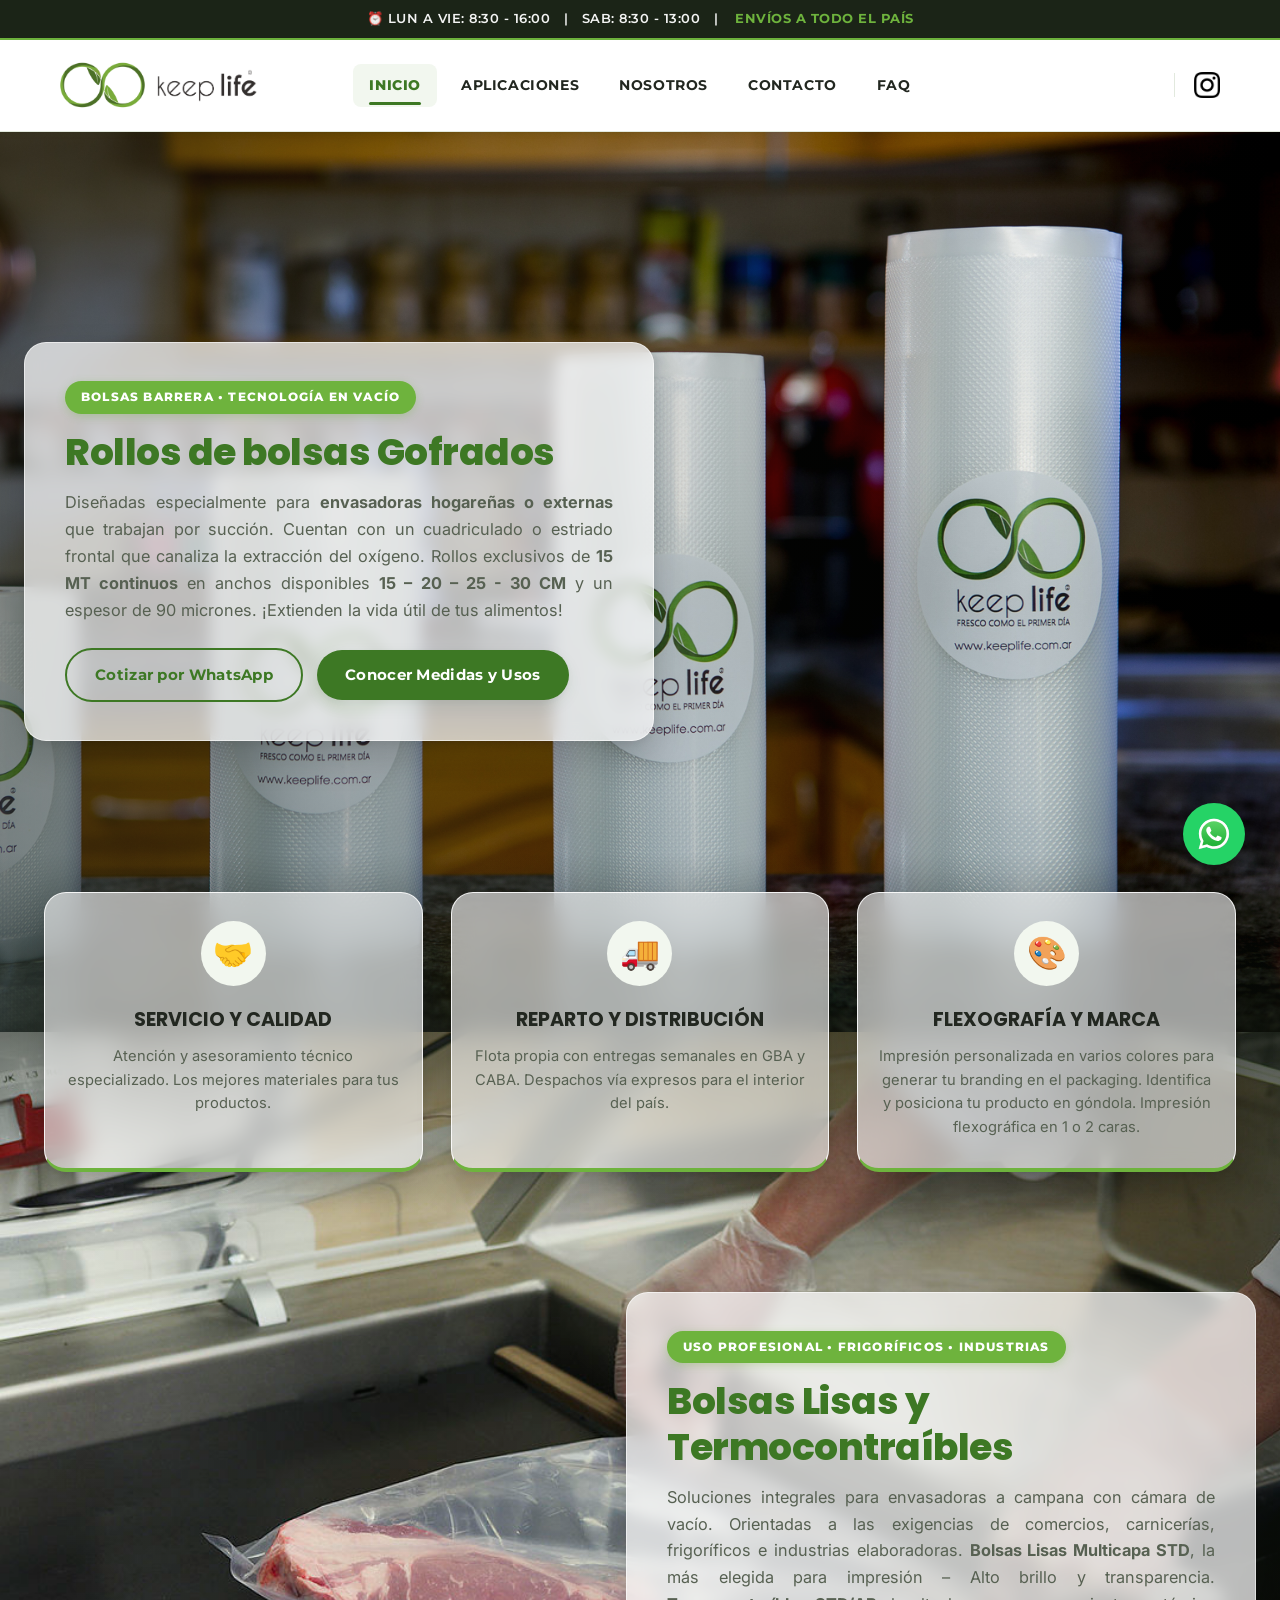
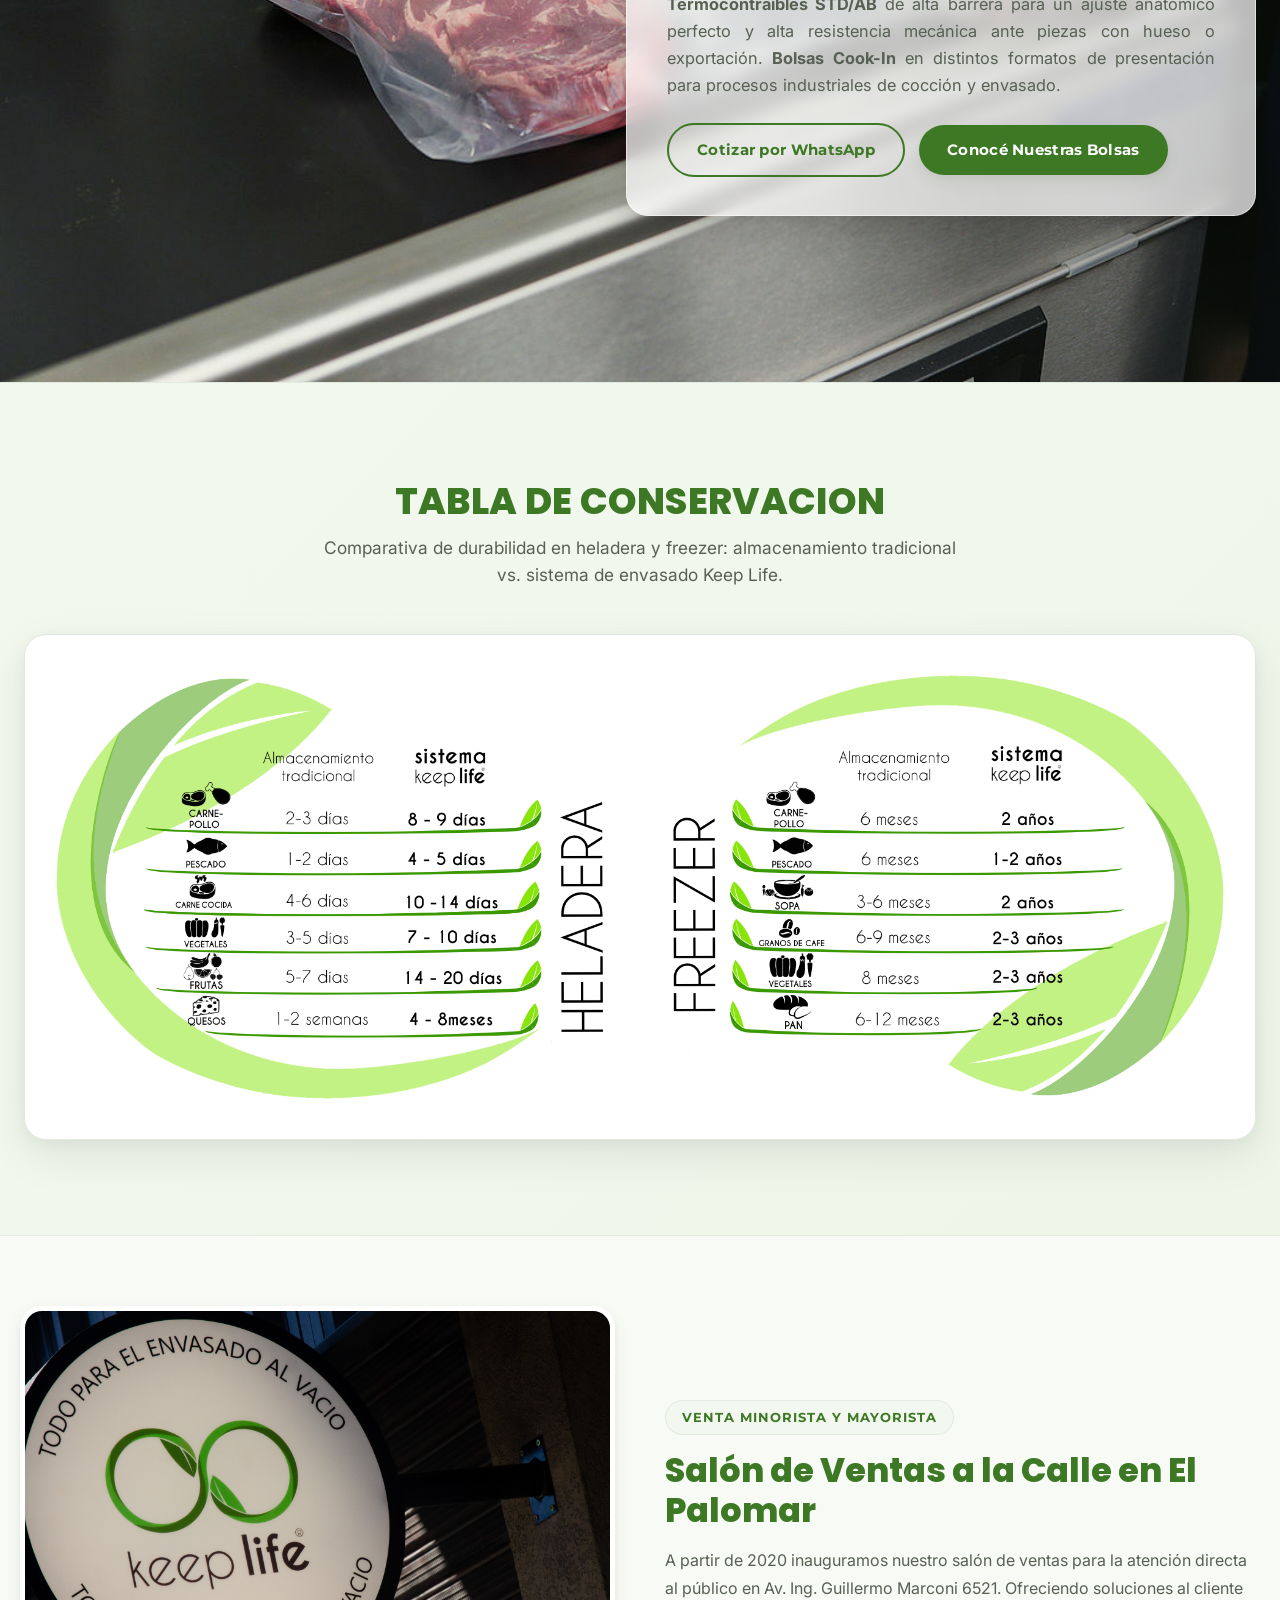
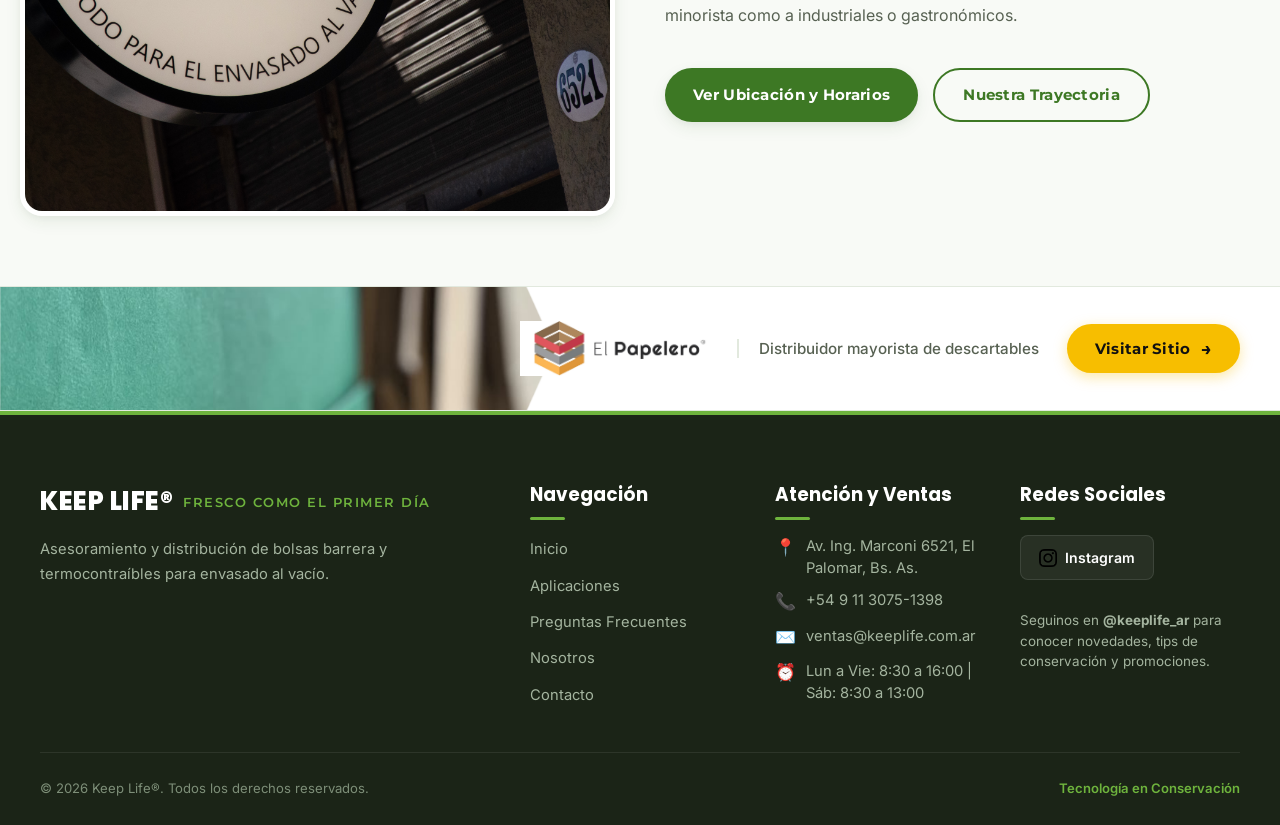
<file: mySite/index.html>
<!DOCTYPE html>
<html lang="es-AR">

<head>
    <meta charset="UTF-8">
    <meta name="viewport" content="width=device-width, initial-scale=1.0">

    <!-- SEO y Posicionamiento en Google Argentina -->
    <title>Bolsas para Envasado al Vacío y Termocontraíbles | Keep Life</title>
    <meta name="description" content="Fabricante de bolsas para envasado al vacío y termocontraíbles. Rollos gofrados de 15m, bolsas lisas y cook-in. Aprobación SENASA. Envíos a todo el país. ¡Cotizá!">
    <meta name="keywords" content="bolsas para vacio, bolsas termocontraibles, bolsas barrera, rollos gofrados 15 metros, bolsas lisas vacio, bolsas cook in, envasado al vacio argentina, bolsas senasa, sous vide, envasadoras a campana, keep life">
    <meta name="author" content="Keep Life">

    <!-- Directivas de Indexación y Robots -->
    <meta name="robots" content="index, follow, max-image-preview:large, max-snippet:-1, max-video-preview:-1">

    <!-- Canonical URL Absoluta -->
    <link rel="canonical" href="https://www.keeplife.com.ar/">

    <!-- Open Graph (Redes Sociales y WhatsApp) -->
    <meta property="og:locale" content="es_AR">
    <meta property="og:type" content="website">
    <meta property="og:site_name" content="Keep Life">
    <meta property="og:title" content="Bolsas para Envasado al Vacío y Termocontraíbles | Keep Life">
    <meta property="og:description" content="Fabricante de bolsas para envasado al vacío y termocontraíbles en Argentina. Bolsas lisas, rollos gofrados de 15m y cook-in con certificación SENASA.">
    <meta property="og:url" content="https://www.keeplife.com.ar/">
    <meta property="og:image" content="https://www.keeplife.com.ar/assets/img/KEEP%20LIFE-banner2.jpg">
    <meta property="og:image:width" content="1200">
    <meta property="og:image:height" content="630">
    <meta property="og:image:alt" content="Keep Life - Bolsas para Envasado al Vacío y Termocontraíbles en Argentina">

    <!-- Twitter Cards -->
    <meta name="twitter:card" content="summary_large_image">
    <meta name="twitter:title" content="Bolsas para Envasado al Vacío y Termocontraíbles | Keep Life">
    <meta name="twitter:description" content="Fabricante de bolsas para envasado al vacío y termocontraíbles en Argentina. Bolsas lisas, rollos gofrados de 15m y cook-in con certificación SENASA.">
    <meta name="twitter:image" content="https://www.keeplife.com.ar/assets/img/KEEP%20LIFE-banner2.jpg">

    <!-- Favicon y Theme Color -->
    <link rel="icon" type="image/png" href="assets/icons/KeepLife-png.png">
    <link rel="apple-touch-icon" href="assets/icons/KeepLife-png.png">
    <meta name="theme-color" content="#3d7824">

    <!-- Hojas de Estilo CSS Vanilla -->
    <link rel="stylesheet" href="styles/style.css">
    <link rel="stylesheet" href="styles/header.css">
    <link rel="stylesheet" href="styles/footer.css">
    <link rel="stylesheet" href="styles/home.css">

    <!-- Google Fonts -->
    <link rel="preconnect" href="https://fonts.googleapis.com">
    <link rel="preconnect" href="https://fonts.gstatic.com" crossorigin>
    <link href="https://fonts.googleapis.com/css2?family=Inter:wght@300;400;500;600;700&family=Montserrat:wght@400;600;700;800&family=Poppins:wght@500;600;700;800&display=swap" rel="stylesheet">

    <!-- Schema.org JSON-LD: Organization, LocalBusiness y WebSite -->
    <script type="application/ld+json">
    {
      "@context": "https://schema.org",
      "@graph": [
        {
          "@type": ["Organization", "LocalBusiness"],
          "@id": "https://www.keeplife.com.ar/#organization",
          "name": "Keep Life",
          "url": "https://www.keeplife.com.ar",
          "logo": "https://www.keeplife.com.ar/assets/icons/keepLife-solo-logo.png",
          "image": [
            "https://www.keeplife.com.ar/assets/img/KEEP%20LIFE-banner2.jpg",
            "https://www.keeplife.com.ar/assets/img/cartel-calle-keep.jpg",
            "https://www.keeplife.com.ar/assets/img/Local-dentro.jpg"
          ],
          "description": "Fabricación y distribución de bolsas barrera para envasado al vacío, bolsas termocontraíbles STD, de alta barrera y rollos gofrados de 15 metros con certificación SENASA.",
          "telephone": "+54 9 11 3075-1398",
          "email": "ventas@keeplife.com.ar",
          "address": {
            "@type": "PostalAddress",
            "streetAddress": "Av. Ing. Guillermo Marconi 6521",
            "addressLocality": "El Palomar",
            "addressRegion": "Provincia de Buenos Aires",
            "postalCode": "B1684",
            "addressCountry": "AR"
          },
          "geo": {
            "@type": "GeoCoordinates",
            "latitude": -34.6151433,
            "longitude": -58.5779036
          },
          "openingHoursSpecification": [
            {
              "@type": "OpeningHoursSpecification",
              "dayOfWeek": ["Monday", "Tuesday", "Wednesday", "Thursday", "Friday"],
              "opens": "08:30",
              "closes": "16:00"
            },
            {
              "@type": "OpeningHoursSpecification",
              "dayOfWeek": ["Saturday"],
              "opens": "08:30",
              "closes": "13:00"
            }
          ],
          "areaServed": {
            "@type": "Country",
            "name": "Argentina"
          },
          "sameAs": [
            "https://www.instagram.com/keeplife_ar/",
            "https://wa.me/5491130751398"
          ],
          "priceRange": "$$"
        },
        {
          "@type": "WebSite",
          "@id": "https://www.keeplife.com.ar/#website",
          "url": "https://www.keeplife.com.ar/",
          "name": "Keep Life - Envases Flexibles y Bolsas para Vacío",
          "publisher": {
            "@id": "https://www.keeplife.com.ar/#organization"
          },
          "inLanguage": "es-AR"
        },
        {
          "@type": "ItemList",
          "name": "Principales Líneas de Envasado al Vacío Keep Life",
          "itemListElement": [
            {
              "@type": "Product",
              "position": 1,
              "name": "Bolsas Termocontraíbles (STD, Media Barrera, Alta Barrera y Cook-In)",
              "description": "Bolsas termo-ajustables con EVOH y alta barrera al oxígeno para carnes con hueso, quesos y cocción al vacío.",
              "brand": { "@type": "Brand", "name": "Keep Life" },
              "url": "https://www.keeplife.com.ar/aplicaciones.html#bolsas-termocontraibles"
            },
            {
              "@type": "Product",
              "position": 2,
              "name": "Bolsas Barrera Lisas para Vacío (60 a 120 micrones)",
              "description": "Bolsas lisas para envasadoras a campana con boca de labio abierto adrede. Tipo A (Sous-Vide 80°C) y Tipo B (Autoclave +120°C).",
              "brand": { "@type": "Brand", "name": "Keep Life" },
              "url": "https://www.keeplife.com.ar/aplicaciones.html#carnes-pescados"
            },
            {
              "@type": "Product",
              "position": 3,
              "name": "Rollos Gofrados para Envasado al Vacío (15 Metros)",
              "description": "Rollos estriados universales de 15m continuos en anchos de 15, 20, 25 y 30 cm con 90 a 100 micrones de espesor.",
              "brand": { "@type": "Brand", "name": "Keep Life" },
              "url": "https://www.keeplife.com.ar/aplicaciones.html#gofradas"
            },
            {
              "@type": "Product",
              "position": 4,
              "name": "Bolsas para Vacío Personalizadas con Impresión Flexográfica",
              "description": "Impresión de alta calidad en 2 a 4 colores en ambas caras para posicionar imagen corporativa y datos nutricionales.",
              "brand": { "@type": "Brand", "name": "Keep Life" },
              "url": "https://www.keeplife.com.ar/aplicaciones.html#bolsas-personalizadas"
            }
          ]
        }
      ]
    }
    </script>
</head>

<body>

    <!-- CABECERA COMPARTIDA -->
    <div id="header"></div>

    <!-- CONTENIDO PRINCIPAL DE INICIO CON RENDERIZADO SEMÁNTICO INMEDIATO -->
    <main id="content">
        <div id="home">
            <!-- SECCIÓN 1: HERO PRINCIPAL (ROLLOS GOFRADOS PARA ENVASADORAS DOMÉSTICAS) -->
            <section class="hero-section hero-gofrados" aria-label="Bolsas y Rollos Gofrados de 15 Metros para Envasado al Vacío">
                <div class="hero-container">
                    <!-- Recuadro de texto a la izquierda sobre la foto a modo de presentación -->
                    <div class="hero-text-card">
                        <span class="hero-tag">Bolsas Barrera • Tecnología en Vacío</span>
                        <h1 class="hero-title">
                            Rollos de bolsas Gofrados
                        </h1>
                        <p class="hero-subtitle-text">
                           Diseñadas especialmente para <strong>envasadoras hogareñas o externas</strong> que trabajan por succión. 
                           Cuentan con un cuadriculado o estriado frontal que canaliza la extracción del oxígeno. 
                           Rollos exclusivos de <strong>15 MT continuos</strong> en anchos disponibles <strong>15 – 20 – 25 - 30 CM</strong> y un espesor de 90 micrones. 
                           ¡Extienden la vida útil de tus alimentos! 
                        </p>
                        <div class="hero-actions">
                            <a href="https://wa.me/5491130751398?text=Hola%20Keep%20Life,%20quisiera%20recibir%20asesoramiento%20sobre%20bolsas%20barrera%20para%20envasado%20al%20vac%C3%ADo."
                                target="_blank" rel="noopener noreferrer" class="btn btn-secondary">Cotizar por WhatsApp</a>
                            <a href="aplicaciones.html#gofradas" class="btn btn-primary">Conocer Medidas y Usos</a>
                        </div>
                    </div>
                </div>
            </section>

            <!-- SECCIÓN 2: TRES PILARES CLAVE DE VALOR -->
                <section class="features-bar" aria-label="Pilares y Servicios Keep Life">
                    <div class="feature-card">
                        <div class="feature-icon-wrap">🤝</div>
                        <h3 class="feature-title">SERVICIO Y CALIDAD</h3>
                        <p class="feature-desc">
                        Atención y asesoramiento técnico especializado. Los mejores materiales para tus productos.
                        </p>
                    </div>

                    <div class="feature-card">
                        <div class="feature-icon-wrap">🚚</div>
                        <h3 class="feature-title">REPARTO Y DISTRIBUCIÓN</h3>
                        <p class="feature-desc">
                        Flota propia con entregas semanales en GBA y CABA. Despachos vía expresos para el interior del país.
                        </p>
                    </div>

                    <div class="feature-card">
                        <div class="feature-icon-wrap">🎨</div>
                        <h3 class="feature-title">FLEXOGRAFÍA Y MARCA</h3>
                        <p class="feature-desc">
                        Impresión personalizada en varios colores para generar tu branding en el packaging. Identifica y posiciona tu producto en góndola. Impresión flexográfica en 1 o 2 caras.
                        </p>
                    </div>
                </section>

            <!-- SECCIÓN 3: BOLSAS PROFESIONALES E INDUSTRIALES (TERMOCONTRAÍBLES Y LISAS DE CAMPANA) -->
            <section class="hero-section hero-lisas" aria-label="Línea Profesional de Bolsas Lisas y Termocontraíbles">
                <div class="hero-container hero-container-right">
                    <!-- Recuadro de texto a la derecha sobre la foto -->
                    <div class="hero-text-card">
                        <span class="hero-tag"> Uso Profesional • Frigoríficos • Industrias </span>
                        <h2 class="hero-title">
                            Bolsas Lisas y Termocontraíbles
                        </h2>
                        <p class="hero-subtitle-text">
                            Soluciones integrales para envasadoras a campana con cámara de vacío. 
                            Orientadas a las exigencias de comercios, carnicerías, frigoríficos e industrias elaboradoras.
                            <strong>Bolsas Lisas Multicapa STD</strong>, la más elegida para impresión – Alto brillo y transparencia. 
                            <strong>Termocontraíbles STD/AB</strong> de alta barrera para un ajuste anatómico perfecto y alta resistencia mecánica ante piezas con hueso o exportación. 
                            <strong>Bolsas Cook-In</strong> en distintos formatos de presentación para procesos industriales de cocción y envasado. 

                        </p>
                        <div class="hero-actions">
                            <a href="https://wa.me/5491130751398?text=Hola%20Keep%20Life,%20quisiera%20cotizar%20bolsas%20profesionales%20para%20envasado%20al%20vac%C3%ADo."
                                target="_blank" rel="noopener noreferrer" class="btn btn-secondary">Cotizar por WhatsApp</a>
                            <a href="aplicaciones.html" class="btn btn-primary">Conocé Nuestras Bolsas</a>
                        </div>
                    </div>
                </div>
            </section>

            <!-- SECCIÓN 4: TABLA DE CONSERVACIÓN -->
            <section class="conservation-table-section" aria-label="Tabla de Conservación al Vacío">
                <div class="conservation-table-container">
                    <h3 class="section-title">TABLA DE CONSERVACION</h3>
                    <p class="section-subtitle">
                        Comparativa de durabilidad en heladera y freezer: almacenamiento tradicional vs. sistema de envasado Keep Life.
                    </p>
                    <div class="conservation-card">
                        <img src="assets/img/tabla-gof.png" alt="Tabla de Conservación - Almacenamiento tradicional vs Sistema Keep Life en heladera y freezer" class="conservation-img" loading="lazy" decoding="async">
                    </div>
                </div>   
            </section>

            <!-- SECCIÓN 5: MOSTRADOR, ATENCIÓN AL PÚBLICO Y RUBROS -->
            <section class="storefront-banner-section" aria-label="Salón de ventas a la calle y distribución mayorista">
                <div class="storefront-grid">
                    <div class="storefront-image-wrap">
                        <img src="assets/img/cartel-calle-keep.jpg" alt="Fachada exterior del salón de ventas Keep Life en El Palomar Marconi 6521" loading="lazy" decoding="async">
                    </div>
                    <div class="storefront-text-wrap">
                        <span class="badge">Venta Minorista y Mayorista</span>
                        <h3>Salón de Ventas a la Calle en El Palomar</h3>
                        <p>
                            A partir de 2020 inauguramos nuestro salón de ventas para la atención directa al público en Av. Ing. Guillermo Marconi 6521. 
                            Ofreciendo soluciones al cliente minorista como a industriales o gastronómicos.
                        </p>
                        <!-- <p>
                          Entendiendo que hoy es clave la gestión eficiente del tiempo y la atención especializada, contamos con vehículos propios y entregas semanales cubriendo gran parte de GBA y CABA 
                          y despachos a expresos para las provincias del interior del país. 
                        </p> -->
                        <div style="display: flex; gap: 15px; flex-wrap: wrap; margin-top: 15px;">
                            <a href="contacto.html" class="btn btn-primary">Ver Ubicación y Horarios</a>
                            <a href="nosotros.html" class="btn btn-secondary">Nuestra Trayectoria</a>
                        </div>
                    </div>
                </div>
            </section>

            <!-- SECCIÓN 4: BANNER DISTRIBUCIÓN EL PAPELERO -->
            <section class="papelero-banner-section" aria-label="El Papelero - Distribuidor mayorista de descartables">
                 <div class="papelero-banner">
                <div class="papelero-brand">
                    <img src="assets/img/logo-papelero.jpg" alt="Logo de El Papelero - Distribuidor Mayorista de Descartables" class="papelero-logo" loading="lazy" decoding="async">
                    <span class="papelero-tagline">Distribuidor mayorista de descartables</span>
                </div>
                <a href="https://www.elpapelero.com.ar" target="_blank" rel="noopener noreferrer" class="btn btn-papelero" id="btn-visitar-papelero-nosotros">
                    Visitar Sitio
                    <span class="btn-papelero-arrow" aria-hidden="true">→</span>
                </a>
            </div>
            </section>


        </div>
    </main>

    <!-- PIE DE PÁGINA COMPARTIDO -->
    <div id="footer"></div>

    <!-- SCRIPT PRINCIPAL DE INYECCIÓN MODULAR -->
    <script src="scripts/main.js"></script>

</body>

</html>
</file>
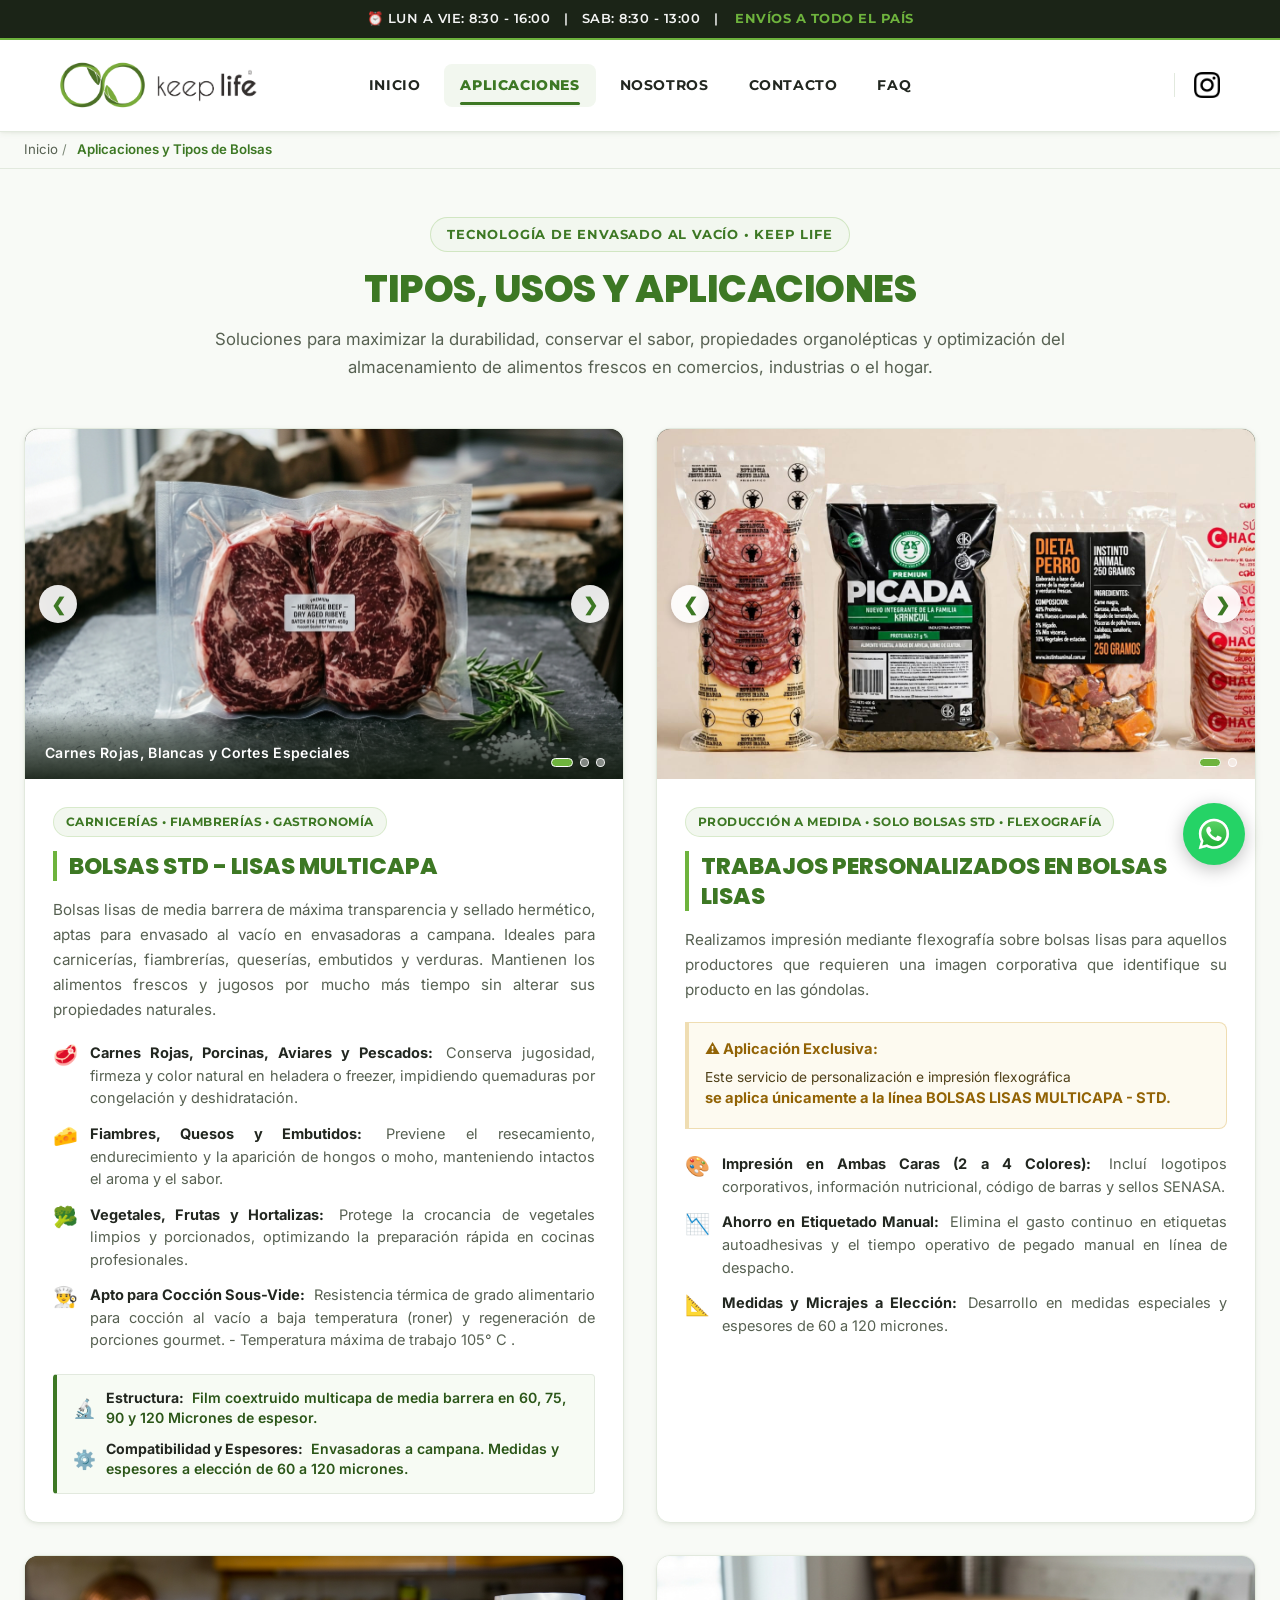
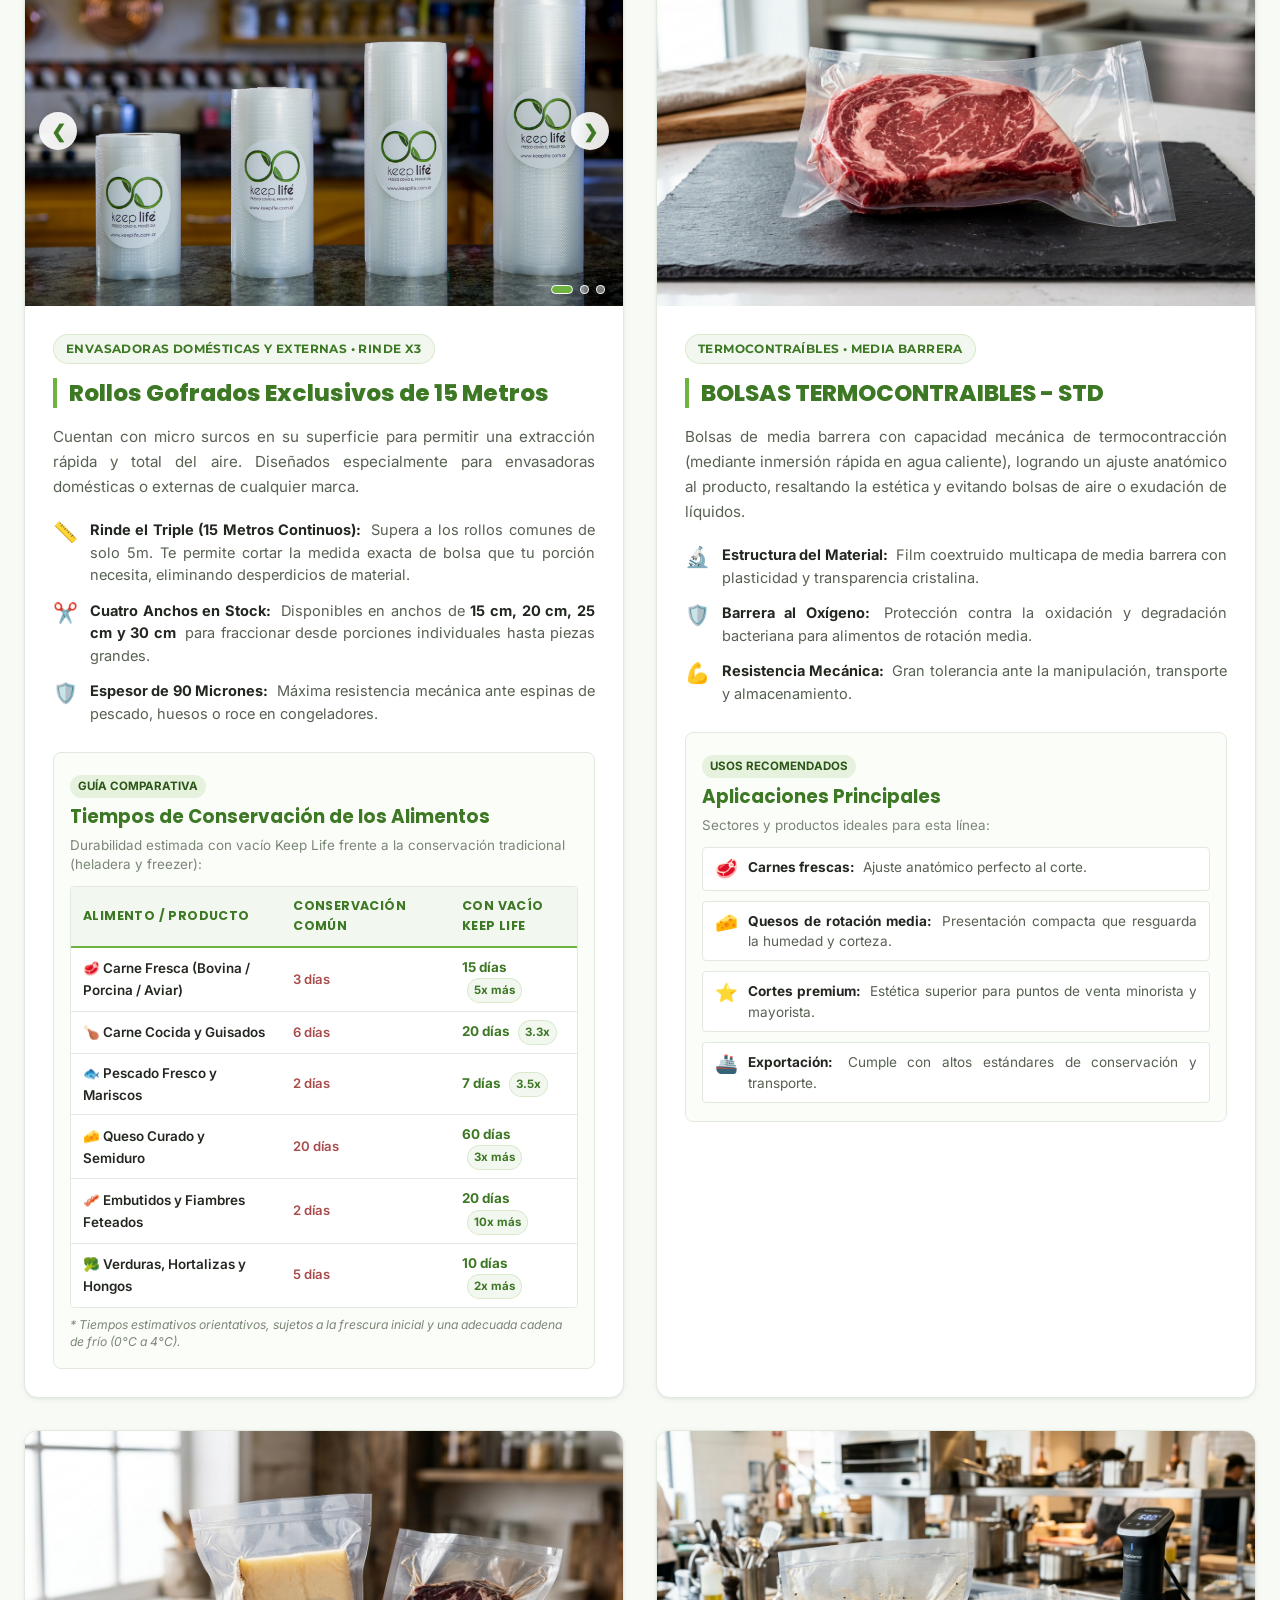
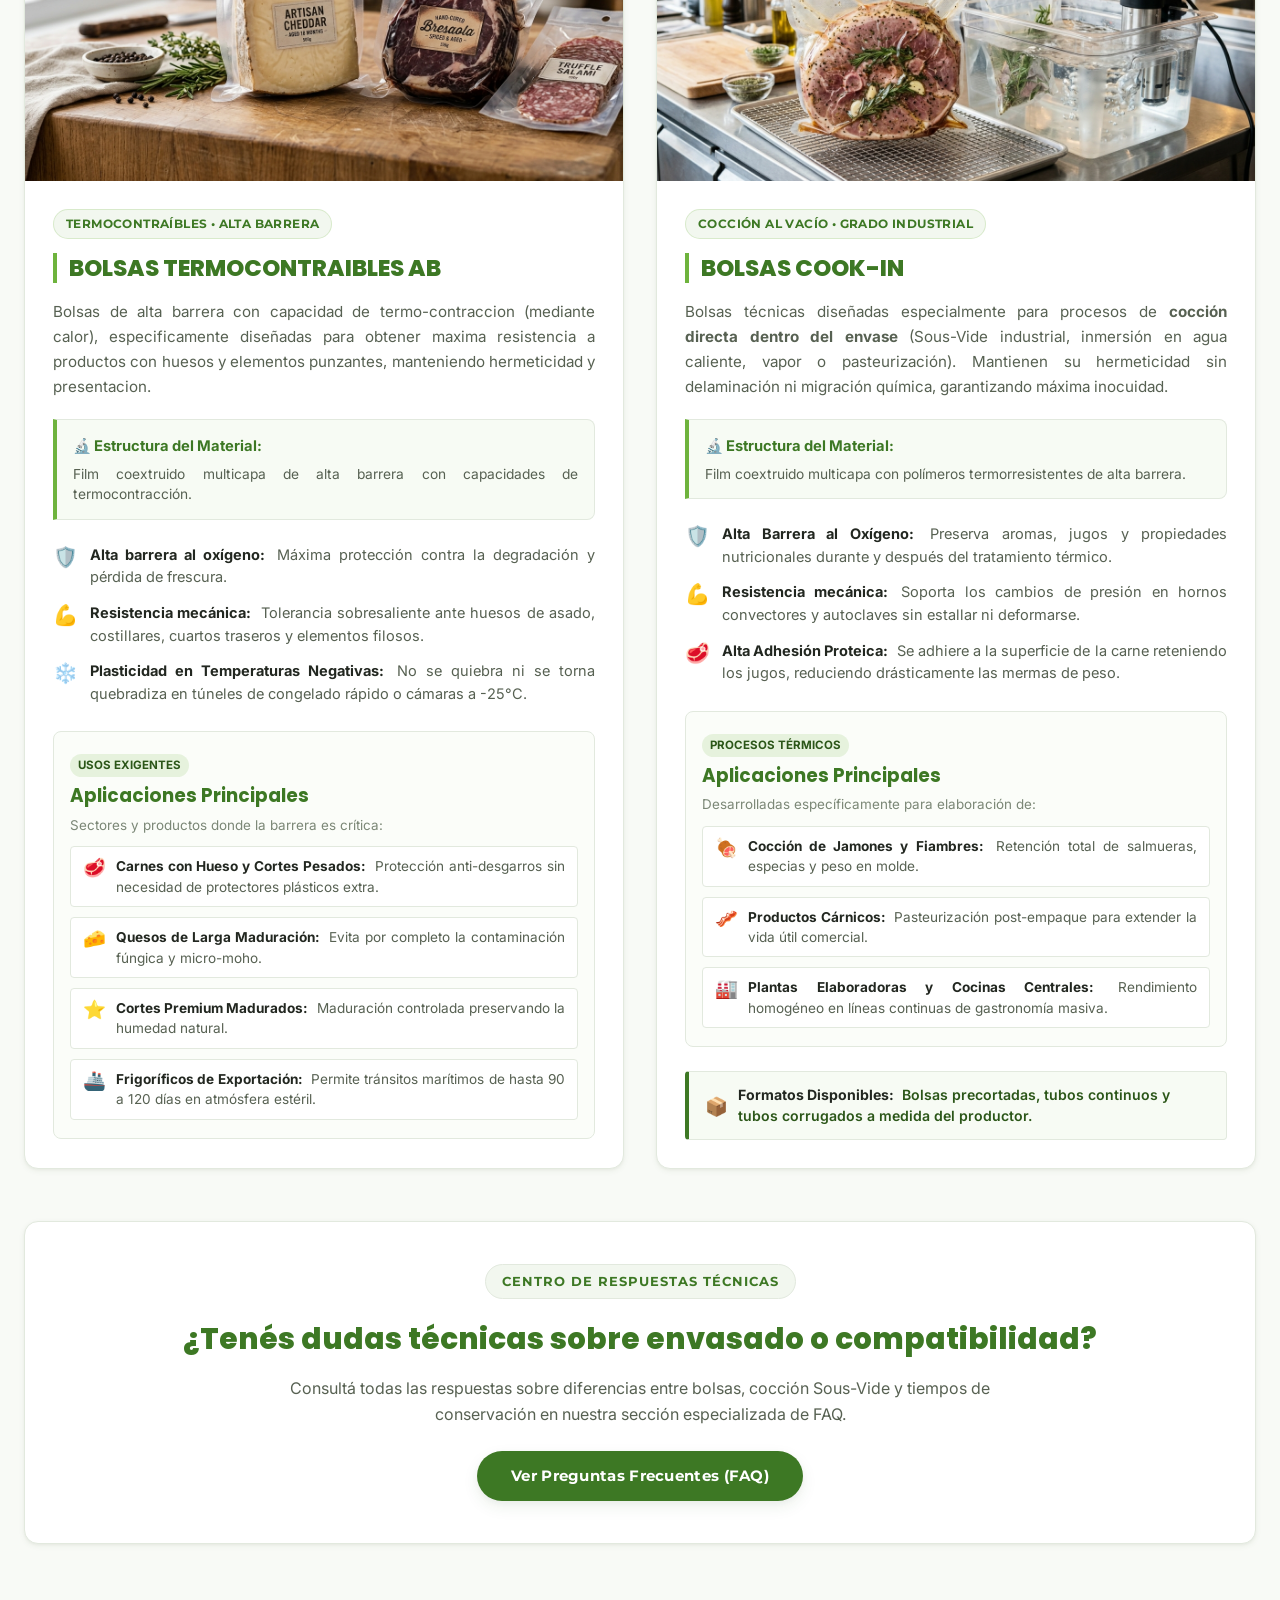
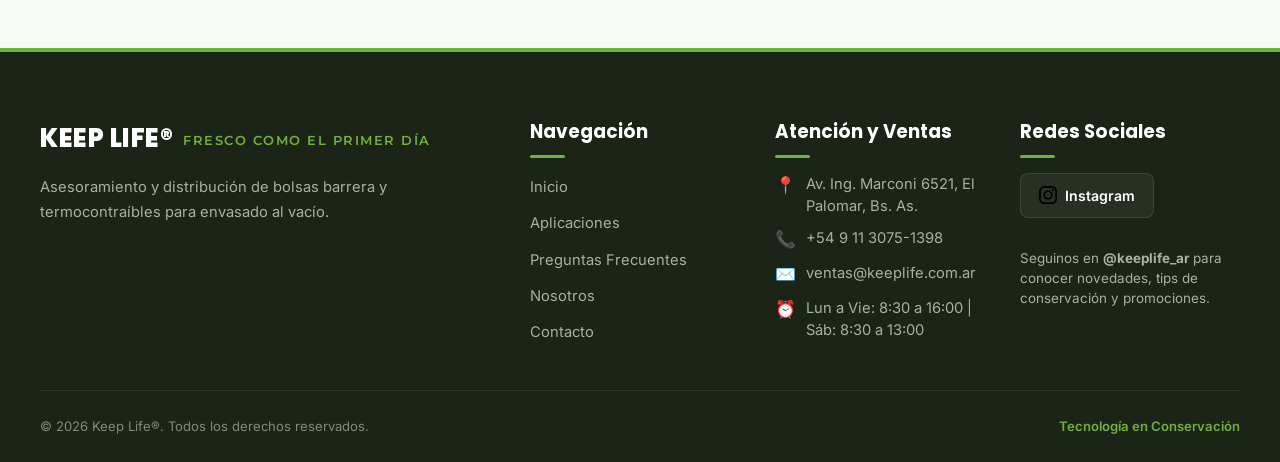
<file: mySite/aplicaciones.html>
<!DOCTYPE html>
<html lang="es-AR">

<head>
    <meta charset="UTF-8">
    <meta name="viewport" content="width=device-width, initial-scale=1.0">

    <!-- SEO y Posicionamiento en Google Argentina -->
    <title>Bolsas Termocontraíbles STD, Barrera y Cook-In | Keep Life</title>
    <meta name="description" content="Línea completa de bolsas termocontraíbles STD, alta y media barrera, cook-in y rollos gofrados 15m. Tabla de conservación y usos para alimentos. ¡Pedí tu catálogo!">
    <meta name="keywords" content="bolsas termocontraibles, bolsas termocontraibles alta barrera, bolsas cook-in, bolsas lisas campana, rollos gofrados 15 metros, bolsas sous vide, tabla conservacion alimentos vacio, bolsas al vacio senasa, keep life">
    <meta name="author" content="Keep Life">

    <!-- Directivas de Indexación y Robots -->
    <meta name="robots" content="index, follow, max-image-preview:large, max-snippet:-1, max-video-preview:-1">

    <!-- Canonical URL Absoluta -->
    <link rel="canonical" href="https://www.keeplife.com.ar/aplicaciones.html">

    <!-- Open Graph (Facebook, WhatsApp, LinkedIn) -->
    <meta property="og:locale" content="es_AR">
    <meta property="og:type" content="article">
    <meta property="og:site_name" content="Keep Life">
    <meta property="og:title" content="Bolsas Termocontraíbles STD, Barrera y Cook-In | Keep Life">
    <meta property="og:description" content="Línea completa de bolsas termocontraíbles STD, alta y media barrera, cook-in y rollos gofrados 15m. Tabla técnica de conservación y usos industriales.">
    <meta property="og:url" content="https://www.keeplife.com.ar/aplicaciones.html">
    <meta property="og:image" content="https://www.keeplife.com.ar/assets/img/KEEP%20LIFE-banner2.jpg">
    <meta property="og:image:width" content="1200">
    <meta property="og:image:height" content="630">
    <meta property="og:image:alt" content="Gama de bolsas termocontraíbles y bolsas barrera para envasado al vacío Keep Life">

    <!-- Twitter Cards -->
    <meta name="twitter:card" content="summary_large_image">
    <meta name="twitter:title" content="Bolsas Termocontraíbles STD, Barrera y Cook-In | Keep Life">
    <meta name="twitter:description" content="Línea completa de bolsas termocontraíbles STD, alta y media barrera, cook-in y rollos gofrados 15m. Aprobación SENASA para contacto alimenticio.">
    <meta name="twitter:image" content="https://www.keeplife.com.ar/assets/img/KEEP%20LIFE-banner2.jpg">

    <!-- Favicon y Theme Color -->
    <link rel="icon" type="image/png" href="assets/icons/KeepLife-png.png">
    <link rel="apple-touch-icon" href="assets/icons/KeepLife-png.png">
    <meta name="theme-color" content="#3d7824">

    <!-- Hojas de Estilo CSS Vanilla -->
    <link rel="stylesheet" href="styles/style.css">
    <link rel="stylesheet" href="styles/header.css">
    <link rel="stylesheet" href="styles/footer.css">
    <link rel="stylesheet" href="styles/aplicaciones.css">

    <!-- Google Fonts -->
    <link rel="preconnect" href="https://fonts.googleapis.com">
    <link rel="preconnect" href="https://fonts.gstatic.com" crossorigin>
    <link href="https://fonts.googleapis.com/css2?family=Inter:wght@300;400;500;600;700&family=Montserrat:wght@400;600;700;800&family=Poppins:wght@500;600;700;800&display=swap" rel="stylesheet">

    <!-- Schema.org JSON-LD: BreadcrumbList, ItemList (Productos) y FAQPage -->
    <script type="application/ld+json">
    {
      "@context": "https://schema.org",
      "@graph": [
        {
          "@type": "BreadcrumbList",
          "itemListElement": [
            {
              "@type": "ListItem",
              "position": 1,
              "name": "Inicio",
              "item": "https://www.keeplife.com.ar/"
            },
            {
              "@type": "ListItem",
              "position": 2,
              "name": "Aplicaciones y Catálogo de Bolsas",
              "item": "https://www.keeplife.com.ar/aplicaciones.html"
            }
          ]
        },
        {
          "@type": "ItemList",
          "name": "Catálogo de Bolsas para Envasado al Vacío y Termocontraíbles Keep Life",
          "description": "Gama técnica completa de envases flexibles, bolsas termocontraíbles, bolsas barrera lisas y rollos gofrados con certificación SENASA.",
          "itemListElement": [
            {
              "@type": "Product",
              "position": 1,
              "name": "Bolsas Termocontraíbles STD (Estándar)",
              "description": "Bolsas con contracción mecánica uniforme por inmersión térmica. Brillo excepcional, alta transparencia y ajuste anatómico al corte.",
              "brand": { "@type": "Brand", "name": "Keep Life" },
              "category": "Envases Flexibles / Bolsas Termocontraíbles",
              "image": "https://www.keeplife.com.ar/assets/img/bolsas-termocontraibles.jpg"
            },
            {
              "@type": "Product",
              "position": 2,
              "name": "Bolsas Termocontraíbles de Alta Barrera",
              "description": "Film multicapa con EVOH y poliamida de máxima protección contra el oxígeno y vapor de agua. Ideal para carnes con hueso, madurados y exportación.",
              "brand": { "@type": "Brand", "name": "Keep Life" },
              "category": "Envases Flexibles / Bolsas Termocontraíbles",
              "image": "https://www.keeplife.com.ar/assets/img/bolsas-termocontraibles-alta-barrera.jpg"
            },
            {
              "@type": "Product",
              "position": 3,
              "name": "Bolsas Termocontraíbles Cook-In",
              "description": "Bolsas técnicas formuladas para cocción al vacío, inmersión y vapor. Alta adhesión proteica para retener peso, jugos y propiedades nutricionales en jamones y chacinados.",
              "brand": { "@type": "Brand", "name": "Keep Life" },
              "category": "Envases Flexibles / Bolsas para Cocción",
              "image": "https://www.keeplife.com.ar/assets/img/bolsas-cook-in.jpg"
            },
            {
              "@type": "Product",
              "position": 4,
              "name": "Bolsas Barrera Lisas para Envasadoras de Campana",
              "description": "Bolsas pouch lisas en espesores de 60 a 120 micrones. Bolsa Tipo A para vacío común y Sous-Vide (80°C) y Bolsa Tipo B para Autoclave (>120°C).",
              "brand": { "@type": "Brand", "name": "Keep Life" },
              "category": "Envases Flexibles / Bolsas Lisas",
              "image": "https://www.keeplife.com.ar/assets/img/carne-vacio.jpg"
            },
            {
              "@type": "Product",
              "position": 5,
              "name": "Rollos Gofrados para Envasado al Vacío (15 Metros)",
              "description": "Rollos estriados de 15 metros continuos en anchos de 15, 20, 25 y 30 cm. Espesor de 90 a 100 micrones, compatibles con envasadoras domésticas externas.",
              "brand": { "@type": "Brand", "name": "Keep Life" },
              "category": "Envases Flexibles / Rollos Gofrados",
              "image": "https://www.keeplife.com.ar/assets/img/gofrados-keep.jpg"
            },
            {
              "@type": "Product",
              "position": 6,
              "name": "Bolsas para Vacío Personalizadas con Flexografía",
              "description": "Impresión en ambas caras de 2 a 4 colores para logotipos corporativos, tablas nutricionales y marcas en góndola.",
              "brand": { "@type": "Brand", "name": "Keep Life" },
              "category": "Envases Flexibles / Impresión Flexográfica",
              "image": "https://www.keeplife.com.ar/assets/img/vacio-personalizado-2.jpg"
            }
          ]
        }
      ]
    }
    </script>
</head>

<body>

    <!-- HEADER DINÁMICO -->
    <div id="header"></div>

    <!-- MIGA DE PAN SEMÁNTICA (BREADCRUMB) -->
    <nav class="breadcrumb-nav" aria-label="Ruta de navegación">
        <ol class="breadcrumb-list">
            <li class="breadcrumb-item">
                <a href="./">Inicio</a>
                <span class="breadcrumb-separator">/</span>
            </li>
            <li class="breadcrumb-item active" aria-current="page">
                Aplicaciones y Tipos de Bolsas
            </li>
        </ol>
    </nav>

    <!-- CONTENIDO PRINCIPAL: APLICACIONES Y CATÁLOGO TÉCNICO -->
    <main id="content" class="applications-page">

        <div class="applications-container">

            <!-- ENCABEZADO DE SECCIÓN H1 ÚNICO -->
            <header class="applications-header">
                <span class="applications-eyebrow">Tecnología de Envasado al Vacío • Keep Life</span>
                <h1 class="applications-main-title">Tipos, Usos y Aplicaciones</h1>
                <p class="applications-lead">
                 Soluciones para maximizar la durabilidad, conservar el sabor, propiedades organolépticas y 
                 optimización del almacenamiento de alimentos frescos en comercios, industrias o el hogar.
                </p>
            </header>

        

            <!-- CUADRÍCULA DE 2 SECCIONES POR COLUMNA: PRODUCTOS TÉCNICOS -->
            <div class="applications-grid">

                <!-- COLUMNA 1: ALIMENTOS FRESCOS - BOLSAS LISAS MULTICAPA STD -->
                <article id="carnes-pescados" class="rubro-card">
                    <span id="alimentos-frescos" class="anchor-target"></span>

                    <!-- Carrusel de fotos -->
                    <div class="carousel-container" id="carousel-alimentos" data-carousel>
                        <div class="carousel-track">
                            <div class="carousel-slide active">
                                <img src="assets/img/carne-vacio.jpg" alt="Carnes rojas y blancas envasadas al vacío en bolsas lisas Keep Life" fetchpriority="high">
                                <span class="carousel-caption"> Carnes Rojas, Blancas y Cortes Especiales</span>
                            </div>
                            <div class="carousel-slide">
                                <img src="assets/img/queso-keep.jpg" alt="Quesos y fiambres seleccionados al vacío en bolsas barrera Keep Life" loading="lazy" decoding="async">
                                <span class="carousel-caption"> Fiambres Seleccionados, Quesos y Embutidos</span>
                            </div>
                            <div class="carousel-slide">
                                <img src="assets/img/vegetales-vacio.jpg" alt="Vegetales frescos y hortalizas envasados al vacío Keep Life" loading="lazy" decoding="async">
                                <span class="carousel-caption"> Vegetales Frescos, Frutas y Hortalizas</span>
                            </div>
                        </div>

                        <button class="carousel-btn prev" aria-label="Foto anterior" type="button">&#10094;</button>
                        <button class="carousel-btn next" aria-label="Siguiente foto" type="button">&#10095;</button>

                        <div class="carousel-indicators">
                            <button class="carousel-dot active" aria-label="Ir a diapositiva 1" type="button"></button>
                            <button class="carousel-dot" aria-label="Ir a diapositiva 2" type="button"></button>
                            <button class="carousel-dot" aria-label="Ir a diapositiva 3" type="button"></button>
                        </div>
                    </div>

                    <!-- Contenido textual sintetizado y enriquecido -->
                    <div class="rubro-card-content">
                        <span class="rubro-badge-tag">Carnicerías • Fiambrerías • Gastronomía</span>
                        <h2 class="rubro-card-title">BOLSAS STD - LISAS MULTICAPA</h2>

                        <p class="rubro-text-intro">
                            Bolsas lisas de media barrera de máxima transparencia y sellado hermético, 
                            aptas para envasado al vacío en envasadoras a campana. Ideales para carnicerías, 
                            fiambrerías, queserías, embutidos y verduras. Mantienen los alimentos frescos y 
                            jugosos por mucho más tiempo sin alterar sus propiedades naturales.
                        </p>

                        <ul class="rubro-features-list">
                            <li>
                                <span class="feature-icon">🥩</span>
                                <div>
                                    <strong>Carnes Rojas, Porcinas, Aviares y Pescados:</strong>
                                    <span>Conserva jugosidad, firmeza y color natural en heladera o freezer, impidiendo quemaduras por congelación y deshidratación.</span>
                                </div>
                            </li>
                            <li>
                                <span class="feature-icon">🧀</span>
                                <div>
                                    <strong>Fiambres, Quesos y Embutidos:</strong>
                                    <span>Previene el resecamiento, endurecimiento y la aparición de hongos o moho, manteniendo intactos el aroma y el sabor.</span>
                                </div>
                            </li>
                            <li>
                                <span class="feature-icon">🥦</span>
                                <div>
                                    <strong>Vegetales, Frutas y Hortalizas:</strong>
                                    <span>Protege la crocancia de vegetales limpios y porcionados, optimizando la preparación rápida en cocinas profesionales.</span>
                                </div>
                            </li>
                            <li>
                                <span class="feature-icon">👨‍🍳</span>
                                <div>
                                    <strong>Apto para Cocción Sous-Vide:</strong>
                                    <span>Resistencia térmica de grado alimentario para cocción al vacío a baja temperatura (roner) y regeneración de porciones gourmet. - Temperatura máxima de trabajo 105° C . </span>
                                </div>
                            </li>
                        </ul>

                        <!-- Soluciones Gastronomía y Comercios -->
                        <!-- <div class="rubro-highlight-box">
                            <strong>🍽️ Insumos para Gastronomía y Comercios:</strong>
                            <p>
                                Bandejas frío-calor, estuches, ensaladeras, potes, films alimenticios, papeles parafinados, papel manteca, mangas y bolsas e-commerce para complementar tu despacho comercial.
                            </p>
                        </div> -->

                        <!-- Estructura del Material y Compatibilidad -->
                        <div class="product-specs-box">
                            <div class="spec-row">
                                <span class="spec-icon">🔬</span>
                                <div class="spec-data">
                                    <strong>Estructura:</strong>
                                    <span>Film coextruido multicapa de media barrera en 60, 75, 90 y 120 Micrones de espesor.</span>
                                </div>
                            </div>
                            <div class="spec-row">
                                <span class="spec-icon">⚙️</span>
                                <div class="spec-data">
                                    <strong>Compatibilidad y Espesores:</strong>
                                    <span>Envasadoras a campana. Medidas y espesores a elección de 60 a 120 micrones.</span>
                                </div>
                            </div>
                        </div>
                    </div>
                </article>

                <!-- COLUMNA 2: TRABAJOS PERSONALIZADOS (SOLO BOLSAS LISAS MULTICAPA - STD) -->
                <article id="bolsas-personalizadas" class="rubro-card">
                    <span id="trabajos-personalizados-impresion-bolsas" class="anchor-target"></span>

                    <!-- Carrusel de fotos de bolsas personalizadas -->
                    <div class="carousel-container" id="carousel-personalizados" data-carousel>
                        <div class="carousel-track">
                            <div class="carousel-slide active">
                                <img src="assets/img/vacio-personalizado-2.jpeg" alt="Bolsas al vacío con impresión flexográfica personalizada en 2 a 4 colores Keep Life" loading="lazy" decoding="async">
                              
                            </div>
                            <div class="carousel-slide">
                                <img src="assets/img/vacio-personalizado.jpeg" alt="Bolsas lisas impresas para queserías, lácteos y frigoríficos Keep Life" loading="lazy" decoding="async">
                              
                            </div>
                        </div>

                        <button class="carousel-btn prev" aria-label="Foto anterior" type="button">&#10094;</button>
                        <button class="carousel-btn next" aria-label="Siguiente foto" type="button">&#10095;</button>

                        <div class="carousel-indicators">
                            <button class="carousel-dot active" aria-label="Ir a diapositiva 1" type="button"></button>
                            <button class="carousel-dot" aria-label="Ir a diapositiva 2" type="button"></button>
                        </div>
                    </div>

                    <!-- Contenido textual sintetizado -->
                    <div class="rubro-card-content">
                        <span class="rubro-badge-tag">Producción a Medida • Solo Bolsas STD • Flexografía</span>
                        <h2 class="rubro-card-title">TRABAJOS PERSONALIZADOS EN BOLSAS LISAS</h2>

                        <p class="rubro-text-intro">
                           Realizamos impresión mediante flexografía sobre bolsas lisas para aquellos productores que requieren una imagen corporativa que identifique su producto en las góndolas.
                        </p>

                        <!-- AVISO DE APLICACIÓN EXCLUSIVA -->
                        <div class="rubro-highlight-box exclusive-notice">
                            <strong>⚠️ Aplicación Exclusiva:</strong>
                            <p>
                                Este servicio de personalización e impresión flexográfica <strong>se aplica únicamente a la línea BOLSAS LISAS MULTICAPA - STD.</strong>
                            </p>
                        </div>

                        <ul class="rubro-features-list">
                            <li>
                                <span class="feature-icon">🎨</span>
                                <div>
                                    <strong>Impresión en Ambas Caras (2 a 4 Colores):</strong>
                                    <span>Incluí logotipos corporativos, información nutricional, código de barras y sellos SENASA.</span>
                                </div>
                            </li>
                            <li>
                                <span class="feature-icon">📉</span>
                                <div>
                                    <strong>Ahorro en Etiquetado Manual:</strong>
                                    <span>Elimina el gasto continuo en etiquetas autoadhesivas y el tiempo operativo de pegado manual en línea de despacho.</span>
                                </div>
                            </li>
                            <li>
                                <span class="feature-icon">📐</span>
                                <div>
                                    <strong>Medidas y Micrajes a Elección:</strong>
                                    <span>Desarrollo en medidas especiales y espesores de 60 a 120 micrones.</span>
                                </div>
                            </li>
                        </ul>

                    </div>
                </article>

                <!-- COLUMNA 3: ROLLOS GOFRADOS Y DURABILIDAD -->
                <article id="gofradas" class="rubro-card">
                    <span id="rollos-gofrados" class="anchor-target"></span>

                    <!-- Carrusel de 3 fotos -->
                    <div class="carousel-container" id="carousel-gofrados" data-carousel>
                        <div class="carousel-track">
                            <div class="carousel-slide active">
                                <img src="assets/img/gofrados-keep.jpg" alt="Gama completa de rollos gofrados de 15 metros Keep Life" loading="lazy" decoding="async">
                                
                            </div>
                            <div class="carousel-slide">
                                <img src="assets/img/envasadora-accion.jpg" alt="Envasadora doméstica sellando rollo gofrado Keep Life" loading="lazy" decoding="async">
                                
                            </div>
                            <div class="carousel-slide">
                                <img src="assets/img/gofrados-keep-3.jpg" alt="Textura estriada gofrada y espesor premium Keep Life" loading="lazy" decoding="async">
                                
                            </div>
                        </div>

                        <button class="carousel-btn prev" aria-label="Foto anterior" type="button">&#10094;</button>
                        <button class="carousel-btn next" aria-label="Siguiente foto" type="button">&#10095;</button>

                        <div class="carousel-indicators">
                            <button class="carousel-dot active" aria-label="Ir a diapositiva 1" type="button"></button>
                            <button class="carousel-dot" aria-label="Ir a diapositiva 2" type="button"></button>
                            <button class="carousel-dot" aria-label="Ir a diapositiva 3" type="button"></button>
                        </div>
                    </div>

                    <!-- Contenido textual sintetizado -->
                    <div class="rubro-card-content">
                        <span class="rubro-badge-tag">Envasadoras Domésticas y Externas • Rinde x3</span>
                        <h2 class="rubro-card-title">Rollos Gofrados Exclusivos de 15 Metros</h2>

                        <p class="rubro-text-intro">
                          Cuentan con micro surcos en su superficie para permitir una extracción rápida y total del aire. Diseñados especialmente para envasadoras domésticas o externas de cualquier marca.
                        </p>

                        <ul class="rubro-features-list">
                            <li>
                                <span class="feature-icon">📏</span>
                                <div>
                                    <strong>Rinde el Triple (15 Metros Continuos):</strong>
                                    <span>Supera a los rollos comunes de solo 5m. Te permite cortar la medida exacta de bolsa que tu porción necesita, eliminando desperdicios de material.</span>
                                </div>
                            </li>
                            <li>
                                <span class="feature-icon">✂️</span>
                                <div>
                                    <strong>Cuatro Anchos en Stock:</strong>
                                    <span>Disponibles en anchos de <strong>15 cm, 20 cm, 25 cm y 30 cm</strong> para fraccionar desde porciones individuales hasta piezas grandes.</span>
                                </div>
                            </li>
                            <li>
                                <span class="feature-icon">🛡️</span>
                                <div>
                                    <strong>Espesor de 90 Micrones:</strong>
                                    <span>Máxima resistencia mecánica ante espinas de pescado, huesos o roce en congeladores.</span>
                                </div>
                            </li>
                        </ul>

                        <!-- SUBSECCIÓN UNIDA: TIEMPOS DE CONSERVACIÓN -->
                        <div id="tabla-conservacion" class="durability-table-section">
                            <div class="durability-header">
                                <span class="durability-badge">Guía Comparativa</span>
                                <h3 class="durability-title">Tiempos de Conservación de los Alimentos</h3>
                                <p class="durability-subtitle">
                                    Durabilidad estimada con vacío Keep Life frente a la conservación tradicional (heladera y freezer):
                                </p>
                            </div>

                            <div class="table-scroll-wrapper">
                                <table class="conservation-table">
                                    <thead>
                                        <tr>
                                            <th scope="col">Alimento / Producto</th>
                                            <th scope="col">Conservación Común</th>
                                            <th scope="col">Con Vacío Keep Life</th>
                                        </tr>
                                    </thead>
                                    <tbody>
                                        <tr>
                                            <td class="col-food">🥩 Carne Fresca (Bovina / Porcina / Aviar)</td>
                                            <td class="col-natural">3 días</td>
                                            <td class="col-vacio">15 días <span class="mult-badge">5x más</span></td>
                                        </tr>
                                        <tr>
                                            <td class="col-food">🍗 Carne Cocida y Guisados</td>
                                            <td class="col-natural">6 días</td>
                                            <td class="col-vacio">20 días <span class="mult-badge">3.3x</span></td>
                                        </tr>
                                        <tr>
                                            <td class="col-food">🐟 Pescado Fresco y Mariscos</td>
                                            <td class="col-natural">2 días</td>
                                            <td class="col-vacio">7 días <span class="mult-badge">3.5x</span></td>
                                        </tr>
                                        <tr>
                                            <td class="col-food">🧀 Queso Curado y Semiduro</td>
                                            <td class="col-natural">20 días</td>
                                            <td class="col-vacio">60 días <span class="mult-badge">3x más</span></td>
                                        </tr>
                                        <tr>
                                            <td class="col-food">🥓 Embutidos y Fiambres Feteados</td>
                                            <td class="col-natural">2 días</td>
                                            <td class="col-vacio">20 días <span class="mult-badge">10x más</span></td>
                                        </tr>
                                        <tr>
                                            <td class="col-food">🥦 Verduras, Hortalizas y Hongos</td>
                                            <td class="col-natural">5 días</td>
                                            <td class="col-vacio">10 días <span class="mult-badge">2x más</span></td>
                                        </tr>
                                    </tbody>
                                </table>
                            </div>
                            <small class="table-note">* Tiempos estimativos orientativos, sujetos a la frescura inicial y una adecuada cadena de frío (0°C a 4°C).</small>
                        </div>
                    </div>
                </article>

                <!-- COLUMNA 4: BOLSAS TERMOCONTRAIBLES (MEDIA BARRERA) -->
                <article id="bolsas-termocontraibles" class="rubro-card">
                    <span id="bolsas-termocontraibles-target" class="anchor-target"></span>

                    <!-- Imagen Individual sin carrusel -->
                    <div class="card-media-single">
                        <img src="assets/img/bolsas-termocontraibles.jpg" alt="Bolsas termocontraíbles STD y de media barrera Keep Life" loading="lazy" decoding="async">
                        
                    </div>

                    <!-- Contenido textual sintetizado -->
                    <div class="rubro-card-content">
                        <span class="rubro-badge-tag">Termocontraíbles • Media Barrera</span>
                        <h2 class="rubro-card-title">BOLSAS TERMOCONTRAIBLES - STD</h2>

                        <p class="rubro-text-intro">
                            Bolsas de media barrera con capacidad mecánica de termocontracción (mediante inmersión rápida en agua caliente), logrando un ajuste anatómico al producto, resaltando la estética y evitando bolsas de aire o exudación de líquidos.
                        </p>

                        <!-- Lista de Características -->
                        <ul class="rubro-features-list">
                             <li>
                                <span class="feature-icon">🔬</span>
                                <div>
                                    <strong>Estructura del Material:</strong>
                                    <span>Film coextruido multicapa de media barrera con plasticidad y transparencia cristalina.</span>
                                </div>
                            </li>
                            <li>
                                <span class="feature-icon">🛡️</span>
                                <div>
                                    <strong>Barrera al Oxígeno:</strong>
                                    <span>Protección contra la oxidación y degradación bacteriana para alimentos de rotación media.</span>
                                </div>
                            </li>
                            <li>
                                <span class="feature-icon">💪</span>
                                <div>
                                    <strong>Resistencia Mecánica:</strong>
                                    <span>Gran tolerancia ante la manipulación, transporte y almacenamiento.</span>
                                </div>
                            </li>
                        </ul>

                        <!-- Aplicaciones Principales -->
                        <div class="custom-bags-section">
                            <div class="custom-bags-header">
                                <span class="custom-bags-badge">Usos Recomendados</span>
                                <h3 class="custom-bags-title">Aplicaciones Principales</h3>
                                <p class="custom-bags-subtitle">Sectores y productos ideales para esta línea:</p>
                            </div>

                            <div class="custom-bags-grid">
                                <div class="custom-bag-feature">
                                    <span class="custom-feature-icon">🥩</span>
                                    <div><strong>Carnes frescas:</strong> <span>Ajuste anatómico perfecto al corte.</span></div>
                                </div>
                                <div class="custom-bag-feature">
                                    <span class="custom-feature-icon">🧀</span>
                                    <div><strong>Quesos de rotación media:</strong> <span>Presentación compacta que resguarda la humedad y corteza.</span></div>
                                </div>
                                <div class="custom-bag-feature">
                                    <span class="custom-feature-icon">⭐</span>
                                    <div><strong>Cortes premium:</strong> <span>Estética superior para puntos de venta minorista y mayorista.</span></div>
                                </div>
                                <div class="custom-bag-feature">
                                    <span class="custom-feature-icon">🚢</span>
                                    <div><strong>Exportación:</strong> <span>Cumple con altos estándares de conservación y transporte.</span></div>
                                </div>
                            </div>
                        </div>

                </article>

                <!-- COLUMNA 5: BOLSAS TERMOCONTRAIBLES ALTA BARRERA -->
                <article id="bolsas-termocontraibles-alta-barrera" class="rubro-card">
                    <span id="bolsas-termocontraibles-alta-barrera-target" class="anchor-target"></span>

                    <!-- Imagen Individual sin carrusel -->
                    <div class="card-media-single">
                        <img src="assets/img/bolsas-termocontraibles-alta-barrera.jpg" alt="Bolsas termocontraíbles de alta barrera con EVOH Keep Life" loading="lazy" decoding="async">
                        
                    </div>

                    <!-- Contenido textual sintetizado -->
                    <div class="rubro-card-content">
                        <span class="rubro-badge-tag">Termocontraíbles • Alta Barrera</span>
                        <h2 class="rubro-card-title">BOLSAS TERMOCONTRAIBLES AB</h2>

                        <p class="rubro-text-intro">
                             Bolsas de alta barrera con capacidad de termo-contraccion (mediante calor), 
                             especificamente diseñadas para obtener maxima resistencia a productos con huesos y 
                             elementos punzantes, manteniendo hermeticidad y presentacion.
                        </p>

                        <!-- Estructura del Material -->
                        <div class="rubro-highlight-box">
                            <strong>🔬 Estructura del Material:</strong>
                            <p>Film coextruido multicapa de alta barrera con capacidades de termocontracción.</p>
                        </div>

                        <!-- Lista de Características -->
                        <ul class="rubro-features-list">
                            <li>
                                <span class="feature-icon">🛡️</span>
                                <div>
                                    <strong>Alta barrera al oxígeno:</strong>
                                    <span>Máxima protección contra la degradación y pérdida de frescura.</span>
                                </div>
                            </li>
                            <li>
                                <span class="feature-icon">💪</span>
                                <div>
                                    <strong>Resistencia mecánica:</strong>
                                    <span>Tolerancia sobresaliente ante huesos de asado, costillares, cuartos traseros y elementos filosos.</span>
                                </div>
                            </li>
                            <li>
                                <span class="feature-icon">❄️</span>
                                <div>
                                    <strong>Plasticidad en Temperaturas Negativas:</strong>
                                    <span>No se quiebra ni se torna quebradiza en túneles de congelado rápido o cámaras a -25°C.</span>
                                </div>
                            </li>
                        </ul>

                        <!-- Aplicaciones Principales -->
                        <div class="custom-bags-section">
                            <div class="custom-bags-header">
                                <span class="custom-bags-badge">Usos Exigentes</span>
                                <h3 class="custom-bags-title">Aplicaciones Principales</h3>
                                <p class="custom-bags-subtitle">Sectores y productos donde la barrera es crítica:</p>
                            </div>

                            <div class="custom-bags-grid">
                                <div class="custom-bag-feature">
                                    <span class="custom-feature-icon">🥩</span>
                                    <div><strong>Carnes con Hueso y Cortes Pesados:</strong> <span>Protección anti-desgarros sin necesidad de protectores plásticos extra.</span></div>
                                </div>
                                <div class="custom-bag-feature">
                                    <span class="custom-feature-icon">🧀</span>
                                    <div><strong>Quesos de Larga Maduración:</strong> <span>Evita por completo la contaminación fúngica y micro-moho.</span></div>
                                </div>
                                <div class="custom-bag-feature">
                                    <span class="custom-feature-icon">⭐</span>
                                    <div><strong>Cortes Premium Madurados:</strong> <span>Maduración controlada preservando la humedad natural.</span></div>
                                </div>
                                <div class="custom-bag-feature">
                                    <span class="custom-feature-icon">🚢</span>
                                    <div><strong>Frigoríficos de Exportación:</strong> <span>Permite tránsitos marítimos de hasta 90 a 120 días en atmósfera estéril.</span></div>
                                </div>
                            </div>
                        </div>
                    </div>
                </article>

                <!-- COLUMNA 6: BOLSAS COOK-IN (COCCIÓN AL VACÍO Y PROCESOS INDUSTRIALES) -->
                <article id="bolsas-cook-in" class="rubro-card">
                    <span id="bolsas-cook-in-target" class="anchor-target"></span>

                    <!-- Imagen Individual sin carrusel -->
                    <div class="card-media-single">
                        <img src="assets/img/bolsas-cook-in.jpg" alt="Bolsas para cocción al vacío COOK-IN Keep Life" loading="lazy" decoding="async">
                        
                    </div>

                    <!-- Contenido textual sintetizado -->
                    <div class="rubro-card-content">
                        <span class="rubro-badge-tag">Cocción al Vacío • Grado Industrial</span>
                        <h2 class="rubro-card-title">BOLSAS COOK-IN</h2>

                        <p class="rubro-text-intro">
                            Bolsas técnicas diseñadas especialmente para procesos de <strong>cocción directa dentro del envase</strong> (Sous-Vide industrial, inmersión en agua caliente, vapor o pasteurización). Mantienen su hermeticidad sin delaminación ni migración química, garantizando máxima inocuidad.
                        </p>

                        <!-- Estructura del Material -->
                        <div class="rubro-highlight-box">
                            <strong>🔬 Estructura del Material:</strong>
                            <p>Film coextruido multicapa con polímeros termorresistentes de alta barrera.</p>
                        </div>

                        <!-- Lista de Características -->
                        <ul class="rubro-features-list">
                            <li>
                                <span class="feature-icon">🛡️</span>
                                <div>
                                    <strong>Alta Barrera al Oxígeno:</strong>
                                    <span>Preserva aromas, jugos y propiedades nutricionales durante y después del tratamiento térmico.</span>
                                </div>
                            </li>
                            <li>
                                <span class="feature-icon">💪</span>
                                <div>
                                    <strong>Resistencia mecánica:</strong>
                                    <span>Soporta los cambios de presión en hornos convectores y autoclaves sin estallar ni deformarse.</span>
                                </div>
                            </li>
                            <li>
                                <span class="feature-icon">🥩</span>
                                <div>
                                    <strong>Alta Adhesión Proteica:</strong>
                                    <span>Se adhiere a la superficie de la carne reteniendo los jugos, reduciendo drásticamente las mermas de peso.</span>
                                </div>
                            </li>
                        </ul>

                        <!-- Aplicaciones Principales -->
                        <div class="custom-bags-section">
                            <div class="custom-bags-header">
                                <span class="custom-bags-badge">Procesos Térmicos</span>
                                <h3 class="custom-bags-title">Aplicaciones Principales</h3>
                                <p class="custom-bags-subtitle">Desarrolladas específicamente para elaboración de:</p>
                            </div>

                            <div class="custom-bags-grid">
                                <div class="custom-bag-feature">
                                    <span class="custom-feature-icon">🍖</span>
                                    <div><strong>Cocción de Jamones y Fiambres:</strong> <span>Retención total de salmueras, especias y peso en molde.</span></div>
                                </div>
                                <div class="custom-bag-feature">
                                    <span class="custom-feature-icon">🥓</span>
                                    <div><strong>Productos Cárnicos:</strong> <span>Pasteurización post-empaque para extender la vida útil comercial.</span></div>
                                </div>
                                <div class="custom-bag-feature">
                                    <span class="custom-feature-icon">🏭</span>
                                    <div><strong>Plantas Elaboradoras y Cocinas Centrales:</strong> <span>Rendimiento homogéneo en líneas continuas de gastronomía masiva.</span></div>
                                </div>
                            </div>
                        </div>

                        <!-- Medidas y Formatos -->
                        <div class="product-specs-box">
                            <div class="spec-row">
                                <span class="spec-icon">📦</span>
                                <div class="spec-data">
                                    <strong>Formatos Disponibles:</strong>
                                    <span>Bolsas precortadas, tubos continuos y tubos corrugados a medida del productor.</span>
                                </div>
                            </div>
                        </div>

                    </div>
                </article>

            </div>

            <!-- BANNER DE ENLACE A PREGUNTAS FRECUENTES (FAQ) -->
            <section class="applications-faq-cta" aria-label="Centro de Preguntas Frecuentes Keep Life">
                <div class="custom-bags-section" style="margin-top: 52px; text-align: center; background: var(--color-blanco); border: 1px solid var(--color-borde); border-radius: var(--radius-md); padding: 42px 30px; box-shadow: var(--shadow-sm);">
                    <span class="badge badge-center">Centro de Respuestas Técnicas</span>
                    <h2 style="font-family: var(--font-titulos); font-size: 1.85rem; font-weight: 800; color: var(--color-primario); margin-bottom: 12px;">¿Tenés dudas técnicas sobre envasado o compatibilidad?</h2>
                    <p style="color: var(--color-texto-suave); font-size: 1rem; line-height: 1.6; max-width: 720px; margin: 0 auto 24px auto;">
                        Consultá todas las respuestas sobre diferencias entre bolsas, cocción Sous-Vide y tiempos de conservación en nuestra sección especializada de FAQ.
                    </p>
                    <a href="faq.html" class="btn btn-primary" style="padding: 13px 34px;">
                        Ver Preguntas Frecuentes (FAQ)
                    </a>
                </div>
            </section>

        </div>

    </main>

    <!-- FOOTER COMPARTIDO -->
    <div id="footer"></div>

    <!-- SCRIPTS -->
    <script src="scripts/main.js"></script>
    <script src="scripts/aplicaciones.js"></script>

</body>

</html>
</file>
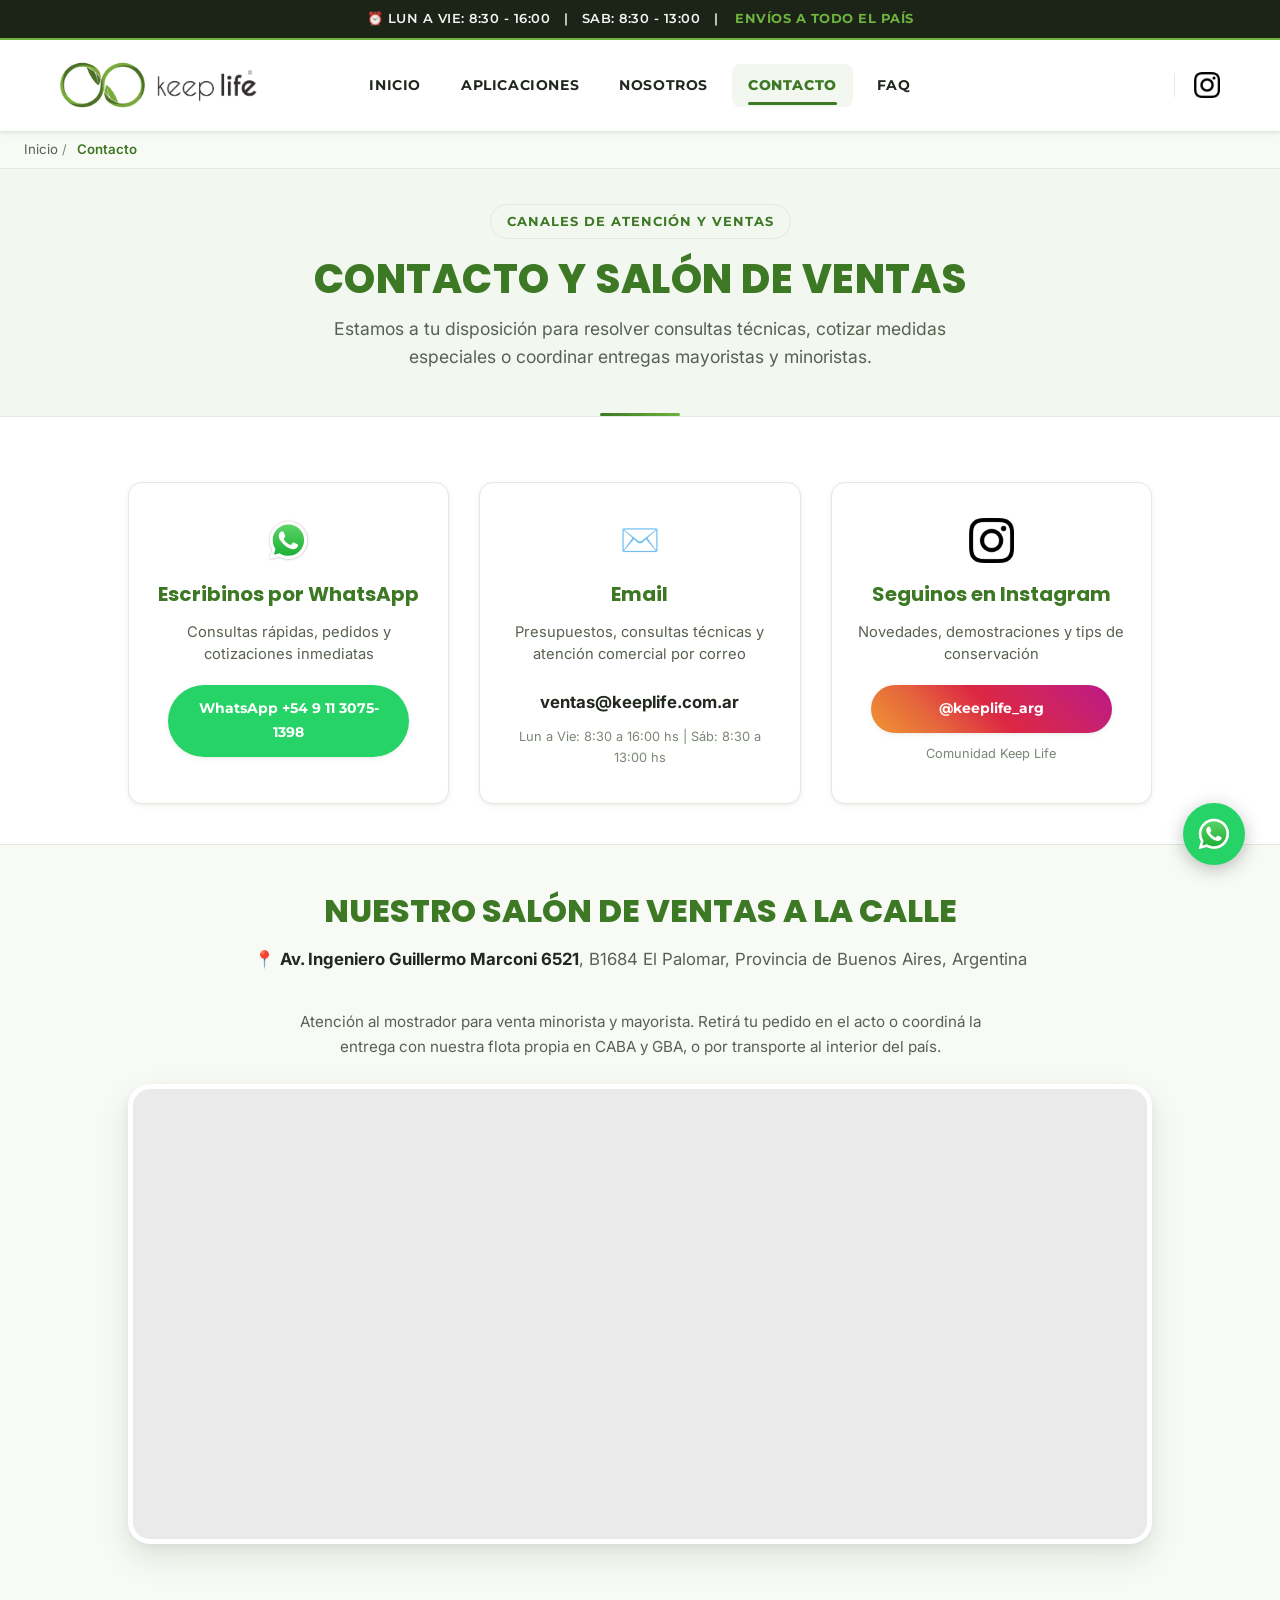
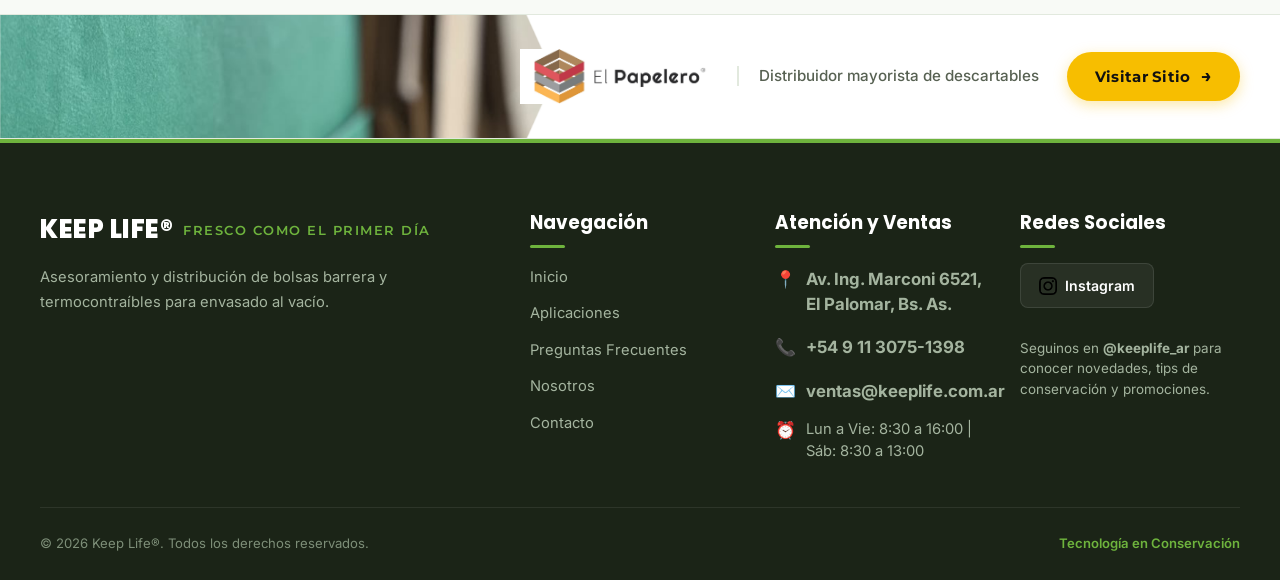
<file: mySite/contacto.html>
<!DOCTYPE html>
<html lang="es-AR">

<head>
    <meta charset="UTF-8">
    <meta name="viewport" content="width=device-width, initial-scale=1.0">

    <!-- SEO y Posicionamiento en Google Argentina -->
    <title>Venta y Distribución de Bolsas para Vacío | Keep Life</title>
    <meta name="description" content="Contactá a Keep Life: salón de ventas en Av. Marconi 6521 (El Palomar), WhatsApp directo y envíos a todo el país. Asesoramiento técnico en envases al vacío.">
    <meta name="keywords" content="contacto keep life, telefono keep life, whatsapp bolsas vacio, salon ventas el palomar, marconi 6521, distribuidora bolsas vacio buenos aires, venta bolsas termocontraibles argentina">
    <meta name="author" content="Keep Life">

    <!-- Directivas de Indexación y Robots -->
    <meta name="robots" content="index, follow, max-image-preview:large, max-snippet:-1, max-video-preview:-1">

    <!-- Canonical URL Absoluta -->
    <link rel="canonical" href="https://www.keeplife.com.ar/contacto.html">

    <!-- Open Graph (Redes Sociales y WhatsApp) -->
    <meta property="og:locale" content="es_AR">
    <meta property="og:type" content="website">
    <meta property="og:site_name" content="Keep Life">
    <meta property="og:title" content="Venta y Distribución de Bolsas para Vacío | Keep Life">
    <meta property="og:description" content="Atención al mostrador en El Palomar, asesoramiento personalizado por WhatsApp y despacho a todo el país. Bolsas barrera y termocontraíbles.">
    <meta property="og:url" content="https://www.keeplife.com.ar/contacto.html">
    <meta property="og:image" content="https://www.keeplife.com.ar/assets/img/KEEP%20LIFE-banner2.jpg">
    <meta property="og:image:width" content="1200">
    <meta property="og:image:height" content="630">
    <meta property="og:image:alt" content="Salón de ventas y atención Keep Life en El Palomar">

    <!-- Twitter Cards -->
    <meta name="twitter:card" content="summary_large_image">
    <meta name="twitter:title" content="Venta y Distribución de Bolsas para Vacío | Keep Life">
    <meta name="twitter:description" content="Atención al mostrador en El Palomar, asesoramiento personalizado por WhatsApp y despacho a todo el país.">
    <meta name="twitter:image" content="https://www.keeplife.com.ar/assets/img/KEEP%20LIFE-banner2.jpg">

    <!-- Favicon y Theme Color -->
    <link rel="icon" type="image/png" href="assets/icons/KeepLife-png.png">
    <link rel="apple-touch-icon" href="assets/icons/KeepLife-png.png">
    <meta name="theme-color" content="#3d7824">

    <!-- Hojas de Estilo CSS Vanilla -->
    <link rel="stylesheet" href="styles/style.css">
    <link rel="stylesheet" href="styles/header.css">
    <link rel="stylesheet" href="styles/footer.css">
    <link rel="stylesheet" href="styles/contact.css">

    <!-- Google Fonts -->
    <link rel="preconnect" href="https://fonts.googleapis.com">
    <link rel="preconnect" href="https://fonts.gstatic.com" crossorigin>
    <link href="https://fonts.googleapis.com/css2?family=Inter:wght@300;400;500;600;700&family=Montserrat:wght@400;600;700;800&family=Poppins:wght@500;600;700;800&display=swap" rel="stylesheet">

    <!-- Schema.org JSON-LD: ContactPage, BreadcrumbList y LocalBusiness -->
    <script type="application/ld+json">
    {
      "@context": "https://schema.org",
      "@graph": [
        {
          "@type": "BreadcrumbList",
          "itemListElement": [
            {
              "@type": "ListItem",
              "position": 1,
              "name": "Inicio",
              "item": "https://www.keeplife.com.ar/"
            },
            {
              "@type": "ListItem",
              "position": 2,
              "name": "Contacto y Salón de Ventas",
              "item": "https://www.keeplife.com.ar/contacto.html"
            }
          ]
        },
        {
          "@type": "ContactPage",
          "@id": "https://www.keeplife.com.ar/contacto.html#contact",
          "url": "https://www.keeplife.com.ar/contacto.html",
          "name": "Contacto y Salón de Ventas Keep Life",
          "description": "Canales de contacto directo, WhatsApp comercial, teléfonos de venta y ubicación del salón de ventas de Keep Life en El Palomar.",
          "mainEntity": {
            "@type": "LocalBusiness",
            "name": "Keep Life - Salón de Ventas El Palomar",
            "image": "https://www.keeplife.com.ar/assets/img/cartel-calle-keep.jpg",
            "telephone": "+54 9 11 3075-1398",
            "email": "ventas@keeplife.com.ar",
            "address": {
              "@type": "PostalAddress",
              "streetAddress": "Av. Ing. Guillermo Marconi 6521",
              "addressLocality": "El Palomar",
              "addressRegion": "Provincia de Buenos Aires",
              "postalCode": "B1684",
              "addressCountry": "AR"
            },
            "geo": {
              "@type": "GeoCoordinates",
              "latitude": -34.6151433,
              "longitude": -58.5779036
            },
            "openingHoursSpecification": [
              {
                "@type": "OpeningHoursSpecification",
                "dayOfWeek": ["Monday", "Tuesday", "Wednesday", "Thursday", "Friday"],
                "opens": "08:30",
                "closes": "16:00"
              },
              {
                "@type": "OpeningHoursSpecification",
                "dayOfWeek": ["Saturday"],
                "opens": "08:30",
                "closes": "13:00"
              }
            ],
            "sameAs": [
              "https://www.instagram.com/keeplife_ar/",
              "https://wa.me/5491130751398"
            ]
          }
        }
      ]
    }
    </script>
</head>

<body>

    <!-- HEADER DINÁMICO -->
    <div id="header"></div>

    <!-- MIGA DE PAN SEMÁNTICA (BREADCRUMB) -->
    <nav class="breadcrumb-nav" aria-label="Ruta de navegación">
        <ol class="breadcrumb-list">
            <li class="breadcrumb-item">
                <a href="./">Inicio</a>
                <span class="breadcrumb-separator">/</span>
            </li>
            <li class="breadcrumb-item active" aria-current="page">
                Contacto
            </li>
        </ol>
    </nav>

    <!-- CONTENIDO PRINCIPAL: CONTACTO -->
    <main id="content">

        <!-- TÍTULO DE SECCIÓN -->
        <section class="section-title-container">
            <span class="badge badge-center">Canales de Atención y Ventas</span>
            <h1 class="section-title">CONTACTO Y SALÓN DE VENTAS</h1>
            <p class="section-subtitle">
                Estamos a tu disposición para resolver consultas técnicas, cotizar medidas especiales o coordinar entregas mayoristas y minoristas.
            </p>
        </section>

        <!-- TARJETAS DE CONTACTO DIRECTO -->
        <section class="contact-info-section" aria-label="Canales de Contacto Directo">
            <div class="info-grid">

                <div class="info-card">
                    <div class="info-card-icon">
                        <img src="assets/icons/whatsapp-icon-svg.svg" alt="Ícono de WhatsApp Keep Life" width="32" height="32">
                    </div>
                    <h3>Escribinos por WhatsApp</h3>
                    <p>Consultas rápidas, pedidos y cotizaciones inmediatas</p>
                    <a href="https://wa.me/5491130751398?text=Hola%20Keep%20Life,%20quisiera%20recibir%20asesoramiento%20sobre%20bolsas%20barrera%20para%20envasado%20al%20vac%C3%ADo." target="_blank" rel="noopener noreferrer" class="btn-social whatsapp">
                        WhatsApp +54 9 11 3075-1398
                    </a>
                </div>

                  <div class="info-card">
                    <div class="info-card-icon">✉️</div>
                    <h3>Email</h3>
                    <p>Presupuestos, consultas técnicas y atención comercial por correo</p>
                    <a href="mailto:ventas@keeplife.com.ar" class="contact-link">ventas@keeplife.com.ar</a>
                    <span style="font-size: 0.8rem; color: var(--color-texto-muted); margin-top: 5px;">Lun a Vie: 8:30 a 16:00 hs | Sáb: 8:30 a 13:00 hs</span>
                </div>

                <div class="info-card">
                    <div class="info-card-icon">
                        <img src="assets/icons/instagram.png" alt="Ícono de Instagram Keep Life" width="32" height="32">
                    </div>
                    <h3>Seguinos en Instagram</h3>
                    <p>Novedades, demostraciones y tips de conservación</p>
                    <div class="social-buttons">
                        <a href="https://www.instagram.com/keeplife_arg/" target="_blank" rel="noopener noreferrer" class="btn-social instagram">
                            @keeplife_arg
                        </a>
                    </div>
                    <span style="font-size: 0.8rem; color: var(--color-texto-muted); margin-top: 10px;">Comunidad Keep Life</span>
                </div>

            </div>
        </section>

        <!-- MAPA Y UBICACIÓN FÍSICA -->
        <section class="map-section" aria-label="Ubicación física del local en El Palomar">
            <h2 class="section-title">NUESTRO SALÓN DE VENTAS A LA CALLE</h2>
            <p class="address-text">
                📍 <strong>Av. Ingeniero Guillermo Marconi 6521</strong>, B1684 El Palomar, Provincia de Buenos Aires, Argentina
            </p>
            <p style="text-align: center; color: var(--color-texto-suave); font-size: 0.95rem; margin-bottom: 25px; max-width: 700px; margin-left: auto; margin-right: auto;">
                Atención al mostrador para venta minorista y mayorista. Retirá tu pedido en el acto o coordiná la entrega con nuestra flota propia en CABA y GBA, o por transporte al interior del país.
            </p>

            <div class="map-container">
                <iframe 
                    src="https://www.google.com/maps/embed?pb=!1m18!1m12!1m3!1d3283.565406830386!2d-58.5779036!3d-34.6151433!2m3!1f0!2f0!3f0!3m2!1i1024!2i768!4f13.1!3m3!1m2!1s0x95bcb8360d84422f%3A0xc354366675001a18!2sAv.%20Ing.%20Guillermo%20Marconi%206521%2C%20B1684%20El%20Palomar%2C%20Provincia%20de%20Buenos%20Aires!5e0!3m2!1ses!2sar!4v1703286000000!5m2!1ses!2sar" 
                    height="450" 
                    allowfullscreen="" 
                    loading="lazy" 
                    referrerpolicy="no-referrer-when-downgrade"
                    title="Ubicación oficial de Keep Life en Google Maps - Av. Ing. Marconi 6521 El Palomar">
                </iframe>
            </div>
        </section>

        <!-- BANNER EL PAPELERO -->
        <section class="papelero-banner-section" aria-label="El Papelero - Distribuidor mayorista de descartables">
            <div class="papelero-banner">
                <div class="papelero-brand">
                    <img src="assets/img/logo-papelero.jpg" alt="Logo de El Papelero - Distribuidor Mayorista de Descartables" class="papelero-logo" loading="lazy" decoding="async">
                    <span class="papelero-tagline">Distribuidor mayorista de descartables</span>
                </div>
                <a href="https://www.elpapelero.com.ar" target="_blank" rel="noopener noreferrer" class="btn btn-papelero" id="btn-visitar-papelero-contacto">
                    Visitar Sitio
                    <span class="btn-papelero-arrow" aria-hidden="true">→</span>
                </a>
            </div>
        </section>

    </main>

    <!-- FOOTER DINÁMICO -->
    <div id="footer"></div>

    <!-- SCRIPTS -->
    <script src="scripts/main.js"></script>

</body>

</html>
</file>
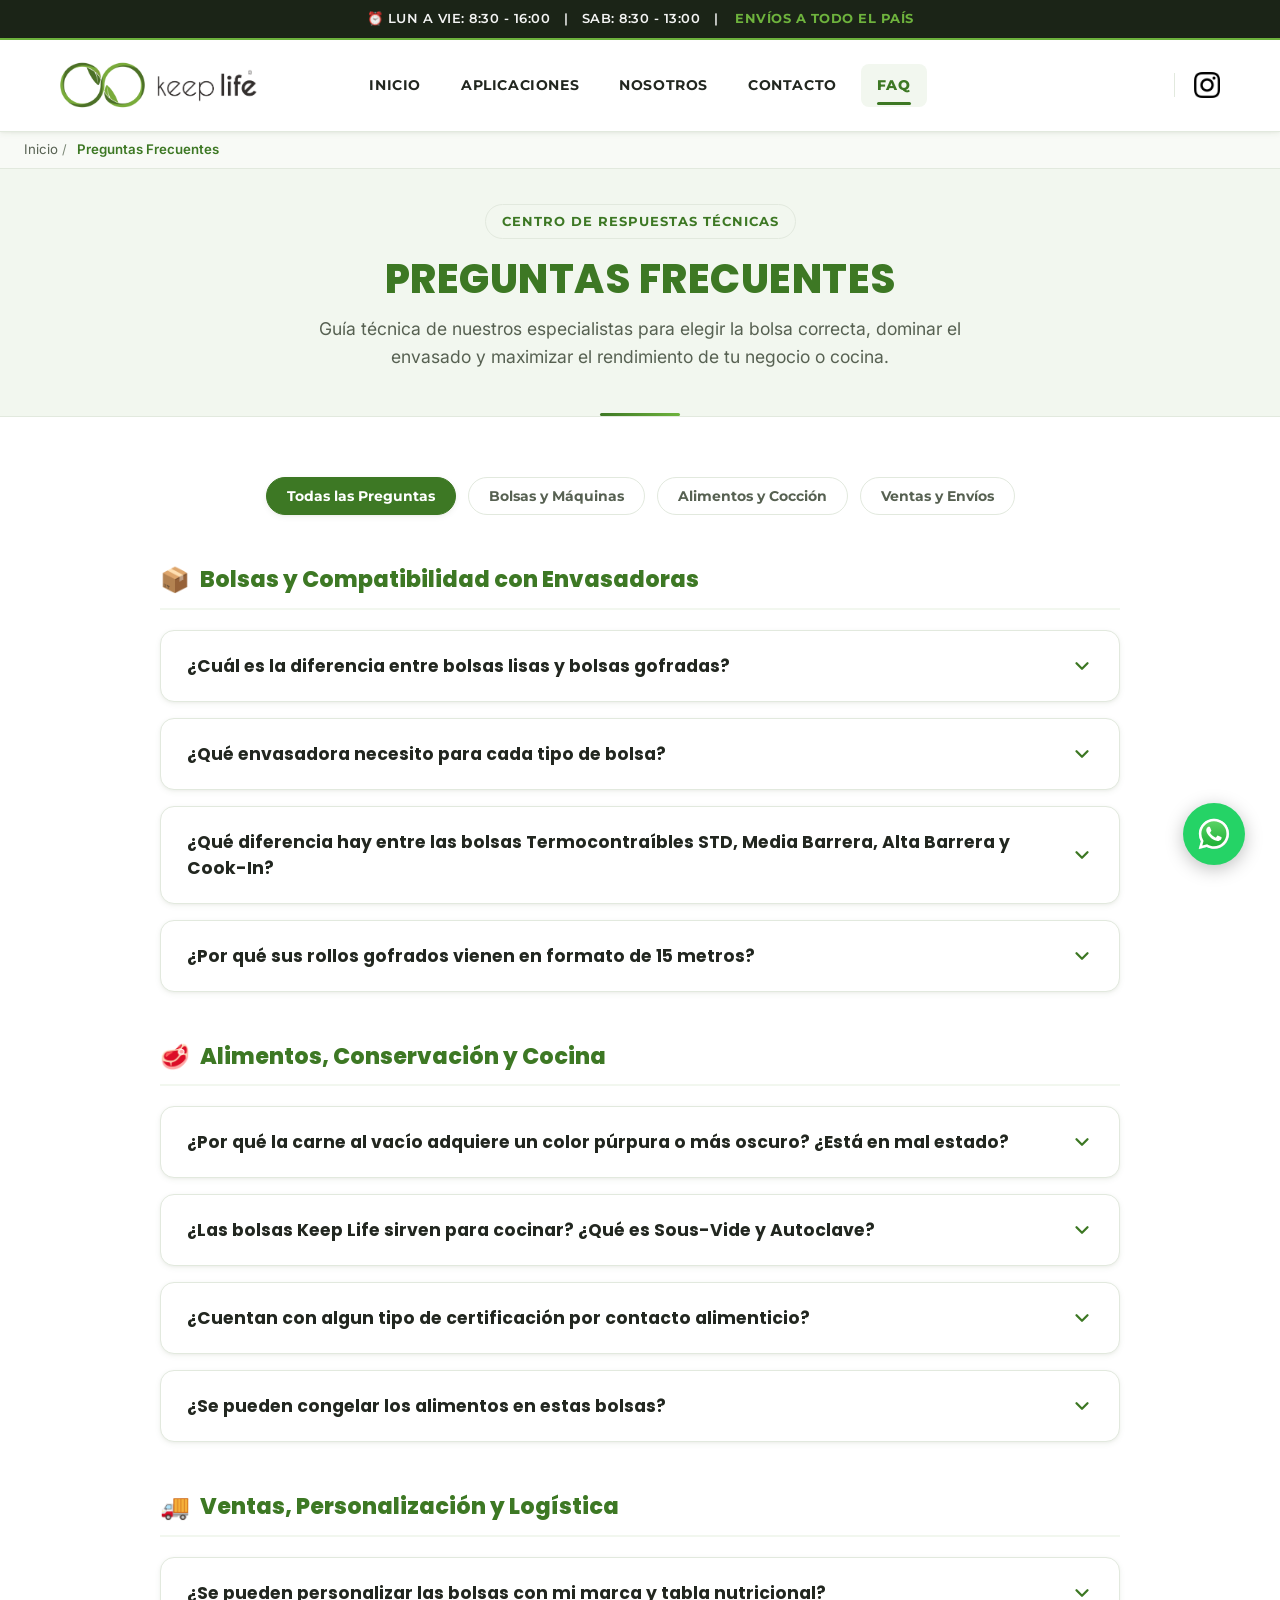
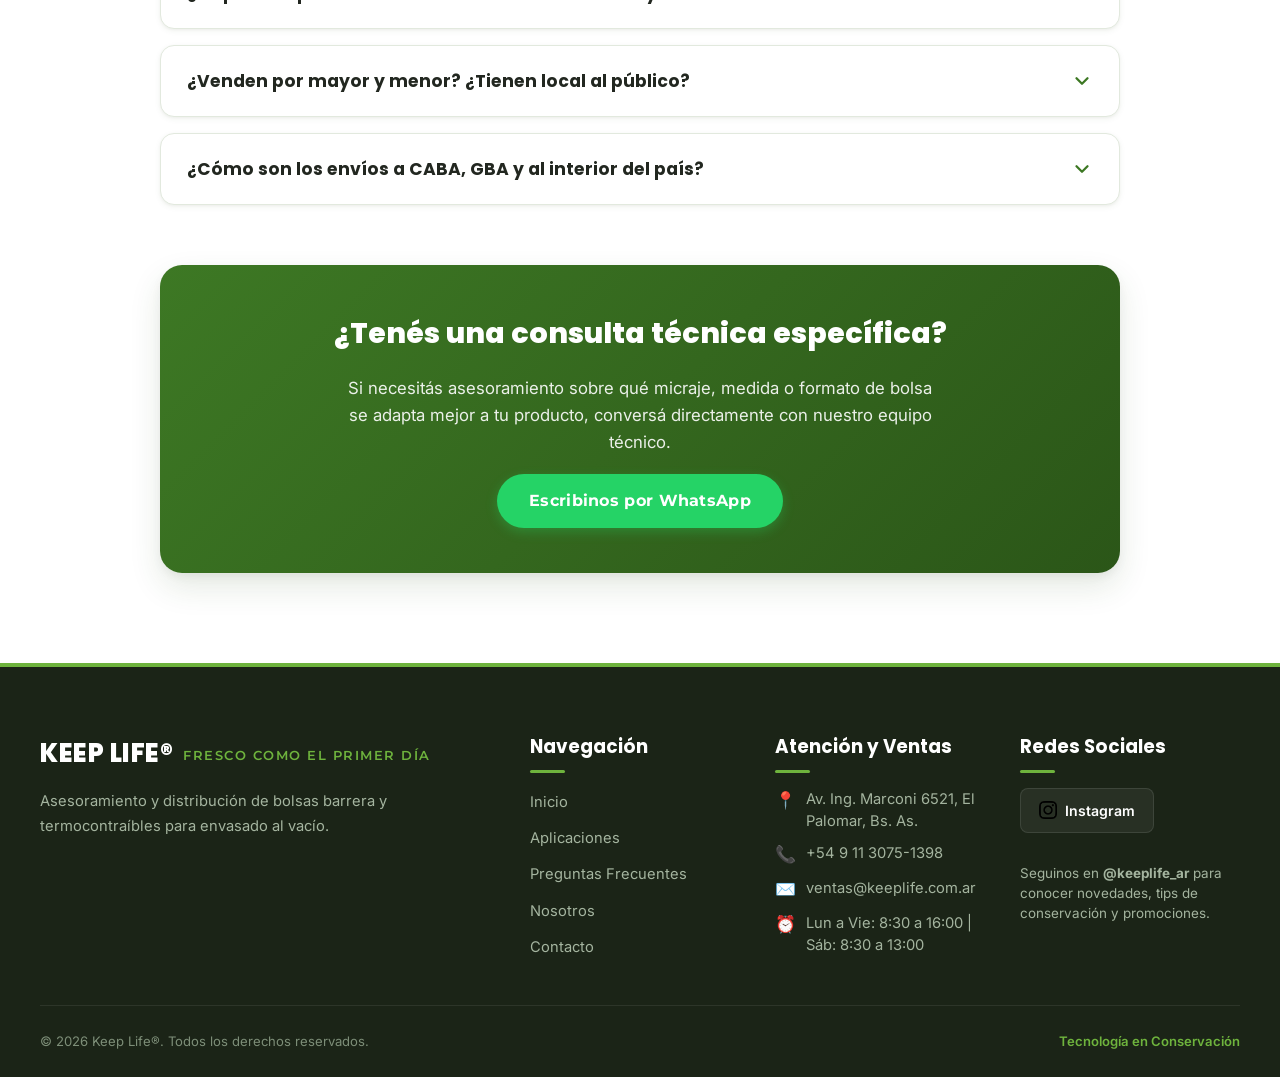
<file: mySite/faq.html>
<!DOCTYPE html>
<html lang="es-AR">

<head>
    <meta charset="UTF-8">
    <meta name="viewport" content="width=device-width, initial-scale=1.0">

    <!-- SEO y Posicionamiento en Google Argentina -->
    <title>Preguntas sobre Envasado al Vacío y Bolsas | Keep Life</title>
    <meta name="description" content="Respuestas técnicas sobre envasado al vacío: diferencias entre bolsas lisas y gofradas, cocción Sous-Vide y Autoclave, color de la carne y normas SENASA.">
    <meta name="keywords" content="faq envasado al vacio, preguntas frecuentes bolsas vacio, diferencia bolsas lisas gofradas, carne purpura vacio, sous vide temperaturas, senasa bolsas alimentos, bolsas termocontraibles alta barrera, keep life">
    <meta name="author" content="Keep Life">

    <!-- Directivas de Indexación y Robots -->
    <meta name="robots" content="index, follow, max-image-preview:large, max-snippet:-1, max-video-preview:-1">

    <!-- Canonical URL Absoluta -->
    <link rel="canonical" href="https://www.keeplife.com.ar/faq.html">

    <!-- Open Graph (Redes Sociales y WhatsApp) -->
    <meta property="og:locale" content="es_AR">
    <meta property="og:type" content="article">
    <meta property="og:site_name" content="Keep Life">
    <meta property="og:title" content="Preguntas sobre Envasado al Vacío y Bolsas | Keep Life">
    <meta property="og:description" content="Guía técnica de respuestas sobre bolsas lisas, rollos gofrados de 15m, bolsas termocontraíbles, cocción Sous-Vide y normas SENASA.">
    <meta property="og:url" content="https://www.keeplife.com.ar/faq.html">
    <meta property="og:image" content="https://www.keeplife.com.ar/assets/img/KEEP%20LIFE-banner2.jpg">
    <meta property="og:image:width" content="1200">
    <meta property="og:image:height" content="630">
    <meta property="og:image:alt" content="Keep Life - Centro de Respuestas y Preguntas Frecuentes">

    <!-- Twitter Cards -->
    <meta name="twitter:card" content="summary_large_image">
    <meta name="twitter:title" content="Preguntas sobre Envasado al Vacío y Bolsas | Keep Life">
    <meta name="twitter:description" content="Guía técnica de respuestas sobre bolsas lisas, rollos gofrados de 15m, bolsas termocontraíbles, cocción Sous-Vide y normas SENASA.">
    <meta name="twitter:image" content="https://www.keeplife.com.ar/assets/img/KEEP%20LIFE-banner2.jpg">

    <!-- Favicon y Theme Color -->
    <link rel="icon" type="image/png" href="assets/icons/KeepLife-png.png">
    <link rel="apple-touch-icon" href="assets/icons/KeepLife-png.png">
    <meta name="theme-color" content="#3d7824">

    <!-- Hojas de Estilo CSS Vanilla -->
    <link rel="stylesheet" href="styles/style.css">
    <link rel="stylesheet" href="styles/header.css">
    <link rel="stylesheet" href="styles/footer.css">
    <link rel="stylesheet" href="styles/faq.css">

    <!-- Google Fonts -->
    <link rel="preconnect" href="https://fonts.googleapis.com">
    <link rel="preconnect" href="https://fonts.gstatic.com" crossorigin>
    <link href="https://fonts.googleapis.com/css2?family=Inter:wght@300;400;500;600;700&family=Montserrat:wght@400;600;700;800&family=Poppins:wght@500;600;700;800&display=swap" rel="stylesheet">

    <!-- Schema.org JSON-LD: BreadcrumbList y FAQPage -->
    <script type="application/ld+json">
    {
      "@context": "https://schema.org",
      "@graph": [
        {
          "@type": "BreadcrumbList",
          "itemListElement": [
            {
              "@type": "ListItem",
              "position": 1,
              "name": "Inicio",
              "item": "https://www.keeplife.com.ar/"
            },
            {
              "@type": "ListItem",
              "position": 2,
              "name": "Preguntas Frecuentes",
              "item": "https://www.keeplife.com.ar/faq.html"
            }
          ]
        },
        {
          "@type": "FAQPage",
          "mainEntity": [
            {
              "@type": "Question",
              "name": "¿Cuál es la diferencia entre bolsas lisas y bolsas gofradas?",
              "acceptedAnswer": {
                "@type": "Answer",
                "text": "La diferencia radica en su textura y el tipo de envasadora: las bolsas gofradas (estriadas) tienen micro-surcos en relieve imprescindibles para que las envasadoras domésticas externas puedan extraer el aire sin colapsar. Las bolsas lisas son transparentes y lisas en ambas caras, diseñadas exclusivamente para envasadoras a campana industriales."
              }
            },
            {
              "@type": "Question",
              "name": "¿Qué envasadora necesito para cada tipo de bolsa?",
              "acceptedAnswer": {
                "@type": "Answer",
                "text": "Si tenés una máquina hogareña tipo barra (FoodSaver, Oster, Turbosaver, Peabody, Atma), debés utilizar bolsas o rollos gofrados. Si contás con una envasadora profesional con cámara o cúpula acrílica/metálica (a campana), debés utilizar bolsas lisas o termocontraíbles."
              }
            },
            {
              "@type": "Question",
              "name": "¿Qué diferencia hay entre las bolsas termocontraíbles STD, Media Barrera, Alta Barrera y Cook-In?",
              "acceptedAnswer": {
                "@type": "Answer",
                "text": "Las bolsas STD ofrecen brillo, transparencia y contracción uniforme por calor para carnes y quesos frescos. Las de Media Barrera balancean conservación gaseosa y rentabilidad. Las de Alta Barrera cuentan con film EVOH para máxima impermeabilidad al oxígeno en carnes maduradas, cortes con hueso y exportación. Las bolsas Cook-In soportan cocción al vacío directa (pasteurización y vapor) con alta adhesión proteica para evitar purga y pérdida de peso en jamones y embutidos."
              }
            },
            {
              "@type": "Question",
              "name": "¿Por qué sus rollos gofrados vienen en formato de 15 metros?",
              "acceptedAnswer": {
                "@type": "Answer",
                "text": "A diferencia de la competencia que ofrece 5 metros, en Keep Life fabricamos rollos de 15 metros continuos en 4 anchos (15, 20, 25 y 30 cm). Esto permite cortar la longitud justa para cada porción de alimento, evitando el desperdicio de material y abaratando el costo por envasado."
              }
            },
            {
              "@type": "Question",
              "name": "¿Qué es la boca con labio abierto adrede en las bolsas lisas?",
              "acceptedAnswer": {
                "@type": "Answer",
                "text": "Nuestras bolsas lisas cuentan con un labio desfasado adrede que facilita la rápida apertura de la boca con manos húmedas o aceitosas de los operarios, agilizando el ritmo de empaque en líneas continuas."
              }
            },
            {
              "@type": "Question",
              "name": "¿Por qué la carne al vacío adquiere un color púrpura o más oscuro? ¿Está en mal estado?",
              "acceptedAnswer": {
                "@type": "Answer",
                "text": "No, está en perfecto estado. La mioglobina de la carne adopta un color púrpura oscuro al carecer de oxígeno (deoximioglobina). Al abrir el paquete y dejarlo reposar de 20 a 30 minutos, se reoxigena y recupera su color rojo cereza natural brillante."
              }
            },
            {
              "@type": "Question",
              "name": "¿Las bolsas Keep Life sirven para cocinar? ¿Qué es Sous-Vide y Autoclave?",
              "acceptedAnswer": {
                "@type": "Answer",
                "text": "Sí. Disponemos de dos variantes técnicas: Bolsa Lisa Tipo A (Sous-Vide) que soporta hasta 80°C para cocción lenta al vacío a baja temperatura, y Bolsa Lisa Tipo B (Autoclave) que resiste más de 120°C para esterilización industrial y cocción a vapor a presión."
              }
            },
            {
              "@type": "Question",
              "name": "¿Cuentan con certificación de SENASA para contacto alimentario?",
              "acceptedAnswer": {
                "@type": "Answer",
                "text": "Absolutamente. Todas las bolsas Keep Life cuentan con la aprobación oficial de SENASA para contacto directo con alimentos. No transmiten olores ni sabores y cumplen con los máximos estándares de inocuidad."
              }
            },
            {
              "@type": "Question",
              "name": "¿Se pueden congelar los alimentos en estas bolsas?",
              "acceptedAnswer": {
                "@type": "Answer",
                "text": "Sí. Al no existir aire dentro del envase, se suprime por completo la quemadura por frío y la formación de cristales de hielo, reteniendo el peso, jugos y propiedades organolépticas originales."
              }
            },
            {
              "@type": "Question",
              "name": "¿Cuáles son los tiempos de conservación de los alimentos con vacío frente al método tradicional?",
              "acceptedAnswer": {
                "@type": "Answer",
                "text": "El envasado al vacío multiplica de 3 a 5 veces la durabilidad (y hasta 10 veces en fiambres): carne fresca de 3 a 15 días, carne cocida de 6 a 20 días, pescado fresco de 2 a 7 días, quesos curados de 20 a 60 días, embutidos y fiambres de 2 a 20 días, verduras de 5 a 10 días, y frutos secos o legumbres hasta 365 días."
              }
            },
            {
              "@type": "Question",
              "name": "¿Se pueden personalizar las bolsas con mi marca y tabla nutricional?",
              "acceptedAnswer": {
                "@type": "Answer",
                "text": "Sí. Brindamos servicio de impresión por flexografía de 2 a 4 colores en ambas caras para bolsas lisas, permitiendo destacar logotipos, datos nutricionales y marca en góndola sin necesidad de etiquetas autoadhesivas."
              }
            },
            {
              "@type": "Question",
              "name": "¿Venden por mayor y menor? ¿Tienen local al público?",
              "acceptedAnswer": {
                "@type": "Answer",
                "text": "Sí. Atendemos a consumidores finales, comercios, papeleras y grandes distribuidores con precios directos de fábrica en nuestro salón de ventas a la calle en Av. Marconi 6521 (El Palomar)."
              }
            },
            {
              "@type": "Question",
              "name": "¿Cómo son los envíos a CABA, GBA y al interior del país?",
              "acceptedAnswer": {
                "@type": "Answer",
                "text": "Contamos con flota propia de vehículos con entregas semanales en Gran Buenos Aires y Capital Federal. Para el interior del país despachamos a diario en expresos y empresas de transporte de confianza."
              }
            }
          ]
        }
      ]
    }
    </script>
</head>

<body>

    <!-- HEADER DINÁMICO -->
    <div id="header"></div>

    <!-- MIGA DE PAN SEMÁNTICA (BREADCRUMB) -->
    <nav class="breadcrumb-nav" aria-label="Ruta de navegación">
        <ol class="breadcrumb-list">
            <li class="breadcrumb-item">
                <a href="./">Inicio</a>
                <span class="breadcrumb-separator">/</span>
            </li>
            <li class="breadcrumb-item active" aria-current="page">
                Preguntas Frecuentes
            </li>
        </ol>
    </nav>

    <!-- CONTENIDO PRINCIPAL: FAQ -->
    <main id="content">

        <!-- TÍTULO DE SECCIÓN -->
        <section class="section-title-container">
            <span class="badge badge-center">Centro de Respuestas Técnicas</span>
            <h1 class="section-title">PREGUNTAS FRECUENTES</h1>
            <p class="section-subtitle">
                Guía técnica de nuestros especialistas para elegir la bolsa correcta, dominar el envasado y maximizar el rendimiento de tu negocio o cocina.
            </p>
        </section>

        <div class="faq-page-container">

            <!-- FILTRO DE CATEGORÍAS -->
            <div class="faq-categories-nav">
                <button type="button" class="faq-cat-btn active" data-category="all">Todas las Preguntas</button>
                <button type="button" class="faq-cat-btn" data-category="maquinas">Bolsas y Máquinas</button>
                <button type="button" class="faq-cat-btn" data-category="cocina">Alimentos y Cocción</button>
                <button type="button" class="faq-cat-btn" data-category="ventas">Ventas y Envíos</button>
            </div>

            <!-- GRUPO 1: BOLSAS Y MÁQUINAS -->
            <section class="faq-category-group" data-group="maquinas">
                <h2 class="faq-category-title">
                    <span class="group-icon">📦</span> Bolsas y Compatibilidad con Envasadoras
                </h2>

                <div class="faq-accordion-list">

                    <div class="faq-item">
                        <button class="faq-question" type="button">
                            <span>¿Cuál es la diferencia entre bolsas lisas y bolsas gofradas?</span>
                            <svg class="faq-chevron" viewBox="0 0 24 24" fill="none" stroke="currentColor" stroke-width="2.5" stroke-linecap="round" stroke-linejoin="round">
                                <polyline points="6 9 12 15 18 9"></polyline>
                            </svg>
                        </button>
                        <div class="faq-answer">
                            <div class="faq-answer-inner">
                                <p>
                                    La diferencia radica en su textura superficial y el tipo de envasadora requerida:
                                </p>
                                <ul>
                                    <li><strong>Bolsas Gofradas (o estriadas):</strong> poseen un tramado cuadriculado con micro-surcos en su cara frontal. Este relieve es indispensable para que las envasadoras domésticas (de succión externa) puedan extraer el aire sin que la bolsa se cierre sobre sí misma.</li>
                                    <li><strong>Bolsas Lisas:</strong> tienen ambas caras completamente lisas y transparentes. Se utilizan de forma exclusiva en <strong>envasadoras a campana</strong> (semi-industriales e industriales), donde la bolsa se ubica dentro de una cámara que extrae la atmósfera por completo.</li>
                                </ul>
                            </div>
                        </div>
                    </div>

                    <div class="faq-item">
                        <button class="faq-question" type="button">
                            <span>¿Qué envasadora necesito para cada tipo de bolsa?</span>
                            <svg class="faq-chevron" viewBox="0 0 24 24" fill="none" stroke="currentColor" stroke-width="2.5" stroke-linecap="round" stroke-linejoin="round">
                                <polyline points="6 9 12 15 18 9"></polyline>
                            </svg>
                        </button>
                        <div class="faq-answer">
                            <div class="faq-answer-inner">
                                <p>
                                    • Si tenés una máquina de uso hogareño tipo barra (FoodSaver, Oster, Turbosaver, Peabody, Atma, etc.), <strong>debés utilizar bolsas o rollos gofrados</strong>.<br>
                                    • Si contás con una envasadora profesional con cámara o cúpula acrílica/metálica (máquinas a campana de mesa o pie), <strong>debés utilizar bolsas lisas o termocontraíbles</strong>.
                                </p>
                            </div>
                        </div>
                    </div>

                    <div class="faq-item">
                        <button class="faq-question" type="button">
                            <span>¿Qué diferencia hay entre las bolsas Termocontraíbles STD, Media Barrera, Alta Barrera y Cook-In?</span>
                            <svg class="faq-chevron" viewBox="0 0 24 24" fill="none" stroke="currentColor" stroke-width="2.5" stroke-linecap="round" stroke-linejoin="round">
                                <polyline points="6 9 12 15 18 9"></polyline>
                            </svg>
                        </button>
                        <div class="faq-answer">
                            <div class="faq-answer-inner">
                                <p>
                                    La diferencia radica en la composición de capas y la resistencia térmica:
                                </p>
                                <ul>
                                    <li><strong>Termocontraíbles STD (Estándar):</strong> Brillo superior, alta transparencia y contracción uniforme para carnes y quesos frescos.</li>
                                    <li><strong>Termocontraíbles de Alta Barrera con EVOH:</strong> Máxima protección contra el oxígeno y vapor de agua. Especiales para cortes con hueso, exportación y carnes maduradas.</li>
                                    <li><strong>Bolsas Cook-In:</strong> Formuladas específicamente para procesos de cocción al vacío continua, pasteurización o vapor, con alta adhesión proteica para retener el peso y jugos naturales.</li>
                                </ul>
                            </div>
                        </div>
                    </div>

                    <div class="faq-item">
                        <button class="faq-question" type="button">
                            <span>¿Por qué sus rollos gofrados vienen en formato de 15 metros?</span>
                            <svg class="faq-chevron" viewBox="0 0 24 24" fill="none" stroke="currentColor" stroke-width="2.5" stroke-linecap="round" stroke-linejoin="round">
                                <polyline points="6 9 12 15 18 9"></polyline>
                            </svg>
                        </button>
                        <div class="faq-answer">
                            <div class="faq-answer-inner">
                                <p>
                                    Es una ventaja pensada para la economía del usuario: la mayoría de las marcas comercializan rollos de solo 5 metros. En Keep Life comercializamos <strong>rollos de 15 metros</strong> en 4 anchos diferentes (15, 20, 25 y 30 cm).
                                </p>
                                <p>
                                    Esto permite al cliente cortar la bolsa con la longitud exacta necesaria para cada alimento, <strong>evitando el desperdicio de plástico</strong> que ocurre al usar bolsas precortadas de medidas estándar.
                                </p>
                            </div>
                        </div>
                    </div>
                </div>
            </section>

            <!-- GRUPO 2: ALIMENTOS Y COCCIÓN -->
            <section class="faq-category-group" data-group="cocina">
                <h2 class="faq-category-title">
                    <span class="group-icon">🥩</span> Alimentos, Conservación y Cocina
                </h2>

                <div class="faq-accordion-list">

                    <div class="faq-item">
                        <button class="faq-question" type="button">
                            <span>¿Por qué la carne al vacío adquiere un color púrpura o más oscuro? ¿Está en mal estado?</span>
                            <svg class="faq-chevron" viewBox="0 0 24 24" fill="none" stroke="currentColor" stroke-width="2.5" stroke-linecap="round" stroke-linejoin="round">
                                <polyline points="6 9 12 15 18 9"></polyline>
                            </svg>
                        </button>
                        <div class="faq-answer">
                            <div class="faq-answer-inner">
                                <p>
                                    <strong>No, está en perfecto estado.</strong> El color rojo vivo de la carne se debe a la mioglobina en contacto con el oxígeno. Al eliminar el oxígeno en el envasado al vacío, la carne adopta naturalmente una tonalidad púrpura oscura (deoximioglobina).
                                </p>
                                <p>
                                    Al abrir el paquete y dejar reposar el corte unos 20 a 30 minutos a temperatura ambiente, vuelve a entrar en contacto con el oxígeno y <strong>recupera su color rojo brillante característico</strong>. En cambio, la carne descompuesta adquiere un tono marrón apagado por oxidación.
                                </p>
                            </div>
                        </div>
                    </div>

                    <div class="faq-item">
                        <button class="faq-question" type="button">
                            <span>¿Las bolsas Keep Life sirven para cocinar? ¿Qué es Sous-Vide y Autoclave?</span>
                            <svg class="faq-chevron" viewBox="0 0 24 24" fill="none" stroke="currentColor" stroke-width="2.5" stroke-linecap="round" stroke-linejoin="round">
                                <polyline points="6 9 12 15 18 9"></polyline>
                            </svg>
                        </button>
                        <div class="faq-answer">
                            <div class="faq-answer-inner">
                                <p>
                                    Sí, disponemos de dos variantes específicas según la técnica requerida:
                                </p>
                                <ul>
                                    <li><strong>Bolsa Lisa para Sous-Vide / Regeneración:</strong> soporta hasta <strong>105°C</strong>. Ideal para cocción al vacío a baja temperatura (termostato de inmersión / roner), conservando la jugosidad, vitaminas y terneza milimétrica.</li>
                                    <li><strong>Bolsa Lisa para Autoclave:</strong> soporta <strong>más de 120°C</strong>. Este material se realiza exclusivamente a pedido para bolsa lisa STD.</li>
                                </ul>
                            </div>
                        </div>
                    </div>

                    <div class="faq-item">
                        <button class="faq-question" type="button">
                            <span>¿Cuentan con algun tipo de certificación por contacto alimenticio?</span>
                            <svg class="faq-chevron" viewBox="0 0 24 24" fill="none" stroke="currentColor" stroke-width="2.5" stroke-linecap="round" stroke-linejoin="round">
                                <polyline points="6 9 12 15 18 9"></polyline>
                            </svg>
                        </button>
                        <div class="faq-answer">
                            <div class="faq-answer-inner">
                                <p>
                                    <strong>Si,</strong> de acuerdo al material y a sus característicaas intrínsecas, contamos con distintos tipos de certificaciones para cada uno. Todos los materiales son <strong>BPA FREE</strong>.
                                </p>
                            </div>
                        </div>
                    </div>

                    <div class="faq-item">
                        <button class="faq-question" type="button">
                            <span>¿Se pueden congelar los alimentos en estas bolsas?</span>
                            <svg class="faq-chevron" viewBox="0 0 24 24" fill="none" stroke="currentColor" stroke-width="2.5" stroke-linecap="round" stroke-linejoin="round">
                                <polyline points="6 9 12 15 18 9"></polyline>
                            </svg>
                        </button>
                        <div class="faq-answer">
                            <div class="faq-answer-inner">
                                <p>
                                    Sí, y es uno de sus mayores beneficios. Al estar el producto envasado sin aire, <strong>se elimina por completo la quemadura por frío</strong>, la formación de escarcha o cristales de hielo en la superficie del alimento, evitando la pérdida de peso y resecamiento.
                                </p>
                            </div>
                        </div>
                    </div>
                </div>
            </section>

            <!-- GRUPO 3: VENTAS Y ENVÍOS -->
            <section class="faq-category-group" data-group="ventas">
                <h2 class="faq-category-title">
                    <span class="group-icon">🚚</span> Ventas, Personalización y Logística
                </h2>

                <div class="faq-accordion-list">

                    <div class="faq-item">
                        <button class="faq-question" type="button">
                            <span>¿Se pueden personalizar las bolsas con mi marca y tabla nutricional?</span>
                            <svg class="faq-chevron" viewBox="0 0 24 24" fill="none" stroke="currentColor" stroke-width="2.5" stroke-linecap="round" stroke-linejoin="round">
                                <polyline points="6 9 12 15 18 9"></polyline>
                            </svg>
                        </button>
                        <div class="faq-answer">
                            <div class="faq-answer-inner">
                                <p>
                                    Sí. Para productores medianos y grandes realizamos <strong>impresión por flexografía de 2 a 4 colores en ambas caras</strong> de las bolsas lisas. Esto reduce significativamente los costos de etiquetado manual y aporta una imagen corporativa impecable para la venta en góndolas.
                                </p>
                            </div>
                        </div>
                    </div>

                    <div class="faq-item">
                        <button class="faq-question" type="button">
                            <span>¿Venden por mayor y menor? ¿Tienen local al público?</span>
                            <svg class="faq-chevron" viewBox="0 0 24 24" fill="none" stroke="currentColor" stroke-width="2.5" stroke-linecap="round" stroke-linejoin="round">
                                <polyline points="6 9 12 15 18 9"></polyline>
                            </svg>
                        </button>
                        <div class="faq-answer">
                            <div class="faq-answer-inner">
                                <p>
                                    Sí. Atendemos tanto al consumidor final como a papeleras, revendedores, distribuidores y plantas industriales con precios directos de fábrica.
                                </p>
                                <p>
                                    Contamos con <strong>salón de ventas a la calle desde 2020</strong> en <strong>Av. Ing. Marconi 6521 (El Palomar)</strong>, abierto de Lunes a Viernes de 8:30 a 16:00 hs y Sábados de 8:30 a 13:00 hs.
                                </p>
                            </div>
                        </div>
                    </div>

                    <div class="faq-item">
                        <button class="faq-question" type="button">
                            <span>¿Cómo son los envíos a CABA, GBA y al interior del país?</span>
                            <svg class="faq-chevron" viewBox="0 0 24 24" fill="none" stroke="currentColor" stroke-width="2.5" stroke-linecap="round" stroke-linejoin="round">
                                <polyline points="6 9 12 15 18 9"></polyline>
                            </svg>
                        </button>
                        <div class="faq-answer">
                            <div class="faq-answer-inner">
                                <p>
                                    Contamos con <strong>vehículos propios</strong> y realizamos entregas semanales en Gran Buenos Aires y la Ciudad Autónoma de Buenos Aires. Para clientes en el interior del país, coordinamos despachos ágiles en el transporte o expreso de su preferencia.
                                </p>
                            </div>
                        </div>
                    </div>

                </div>
            </section>

            <!-- TARJETA FINAL DE ASESORAMIENTO -->
            <div class="faq-cta-card">
                <h3>¿Tenés una consulta técnica específica?</h3>
                <p>
                    Si necesitás asesoramiento sobre qué micraje, medida o formato de bolsa se adapta mejor a tu producto, conversá directamente con nuestro equipo técnico.
                </p>
                <a href="https://wa.me/5491130751398?text=Hola%20Keep%20Life,%20tengo%20una%20consulta%20técnica%20sobre%20el%20envasado%20al%20vacío." target="_blank" rel="noopener noreferrer" class="btn btn-whatsapp" style="padding: 14px 32px; font-size: 1rem;">
                    Escribinos por WhatsApp
                </a>
            </div>

        </div>

    </main>

    <!-- FOOTER DINÁMICO -->
    <div id="footer"></div>

    <!-- SCRIPTS -->
    <script src="scripts/main.js"></script>
    <script src="scripts/faq.js"></script>

</body>

</html>
</file>
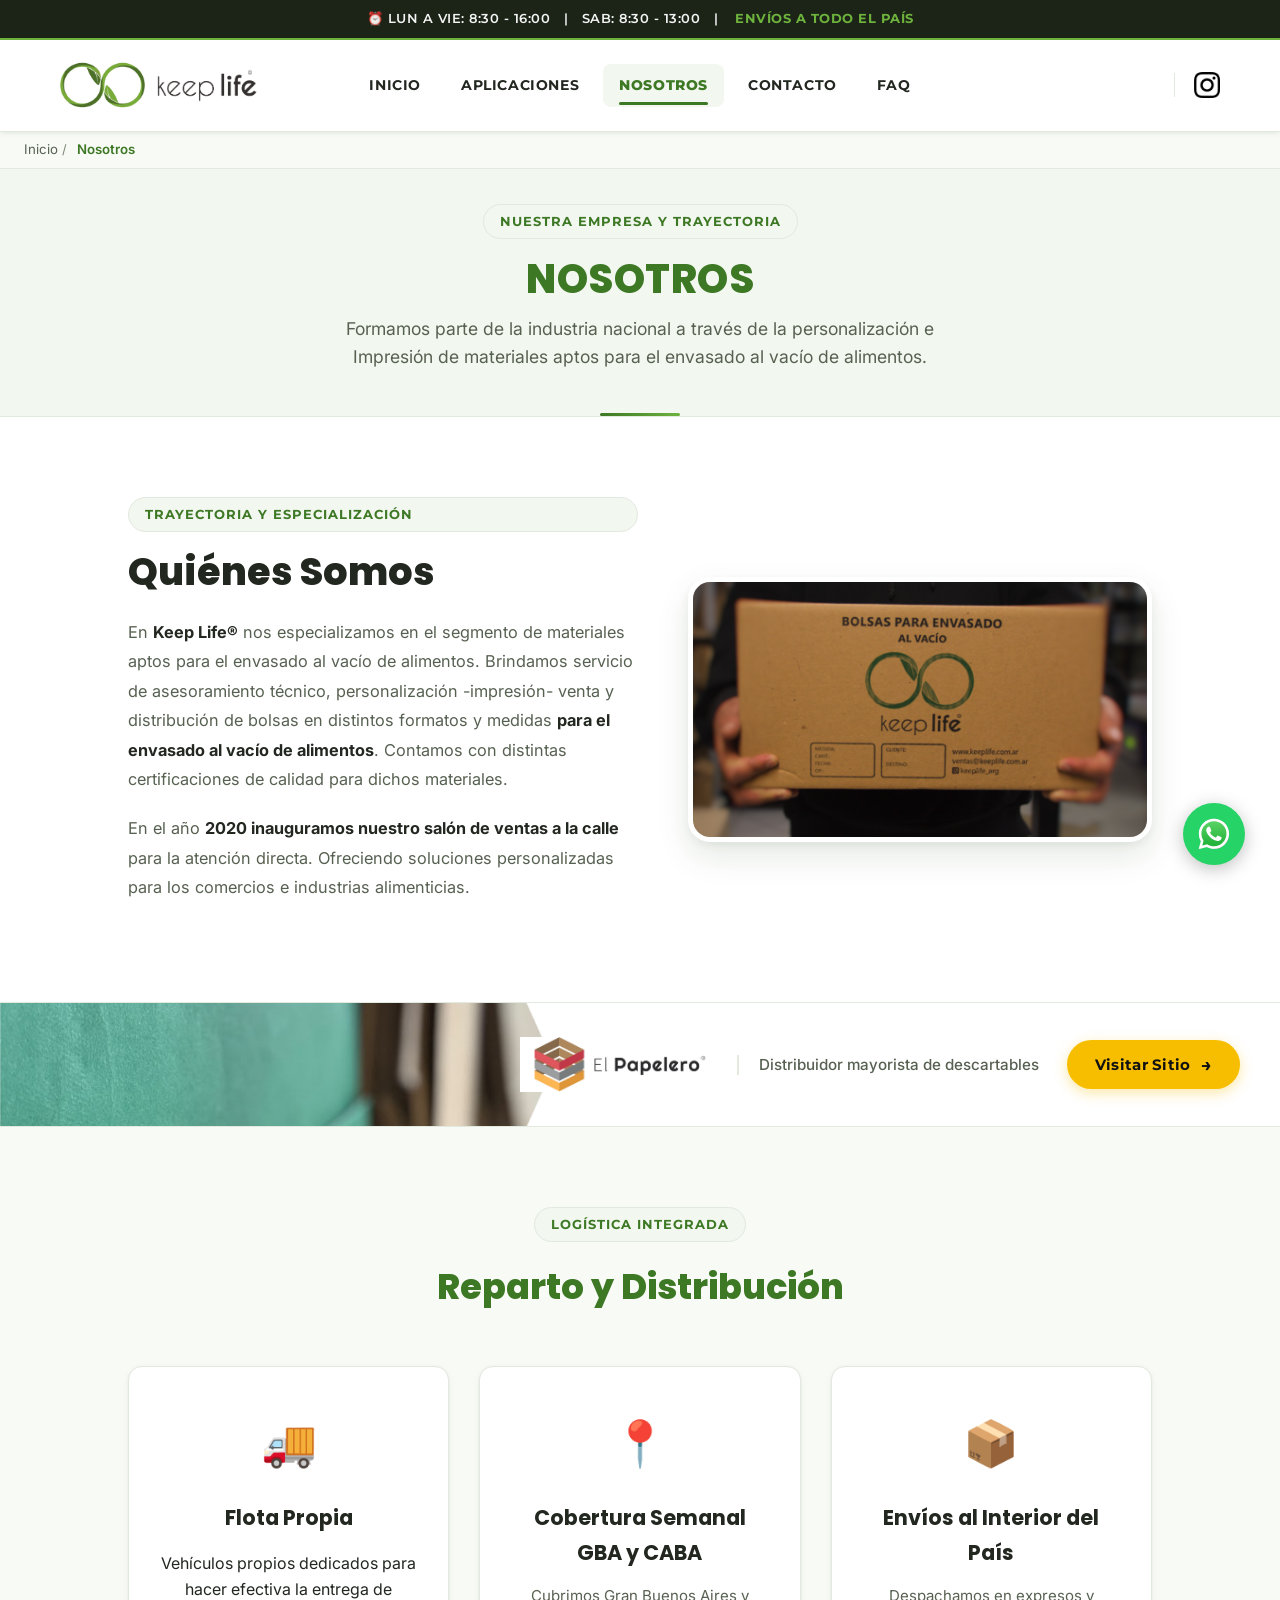
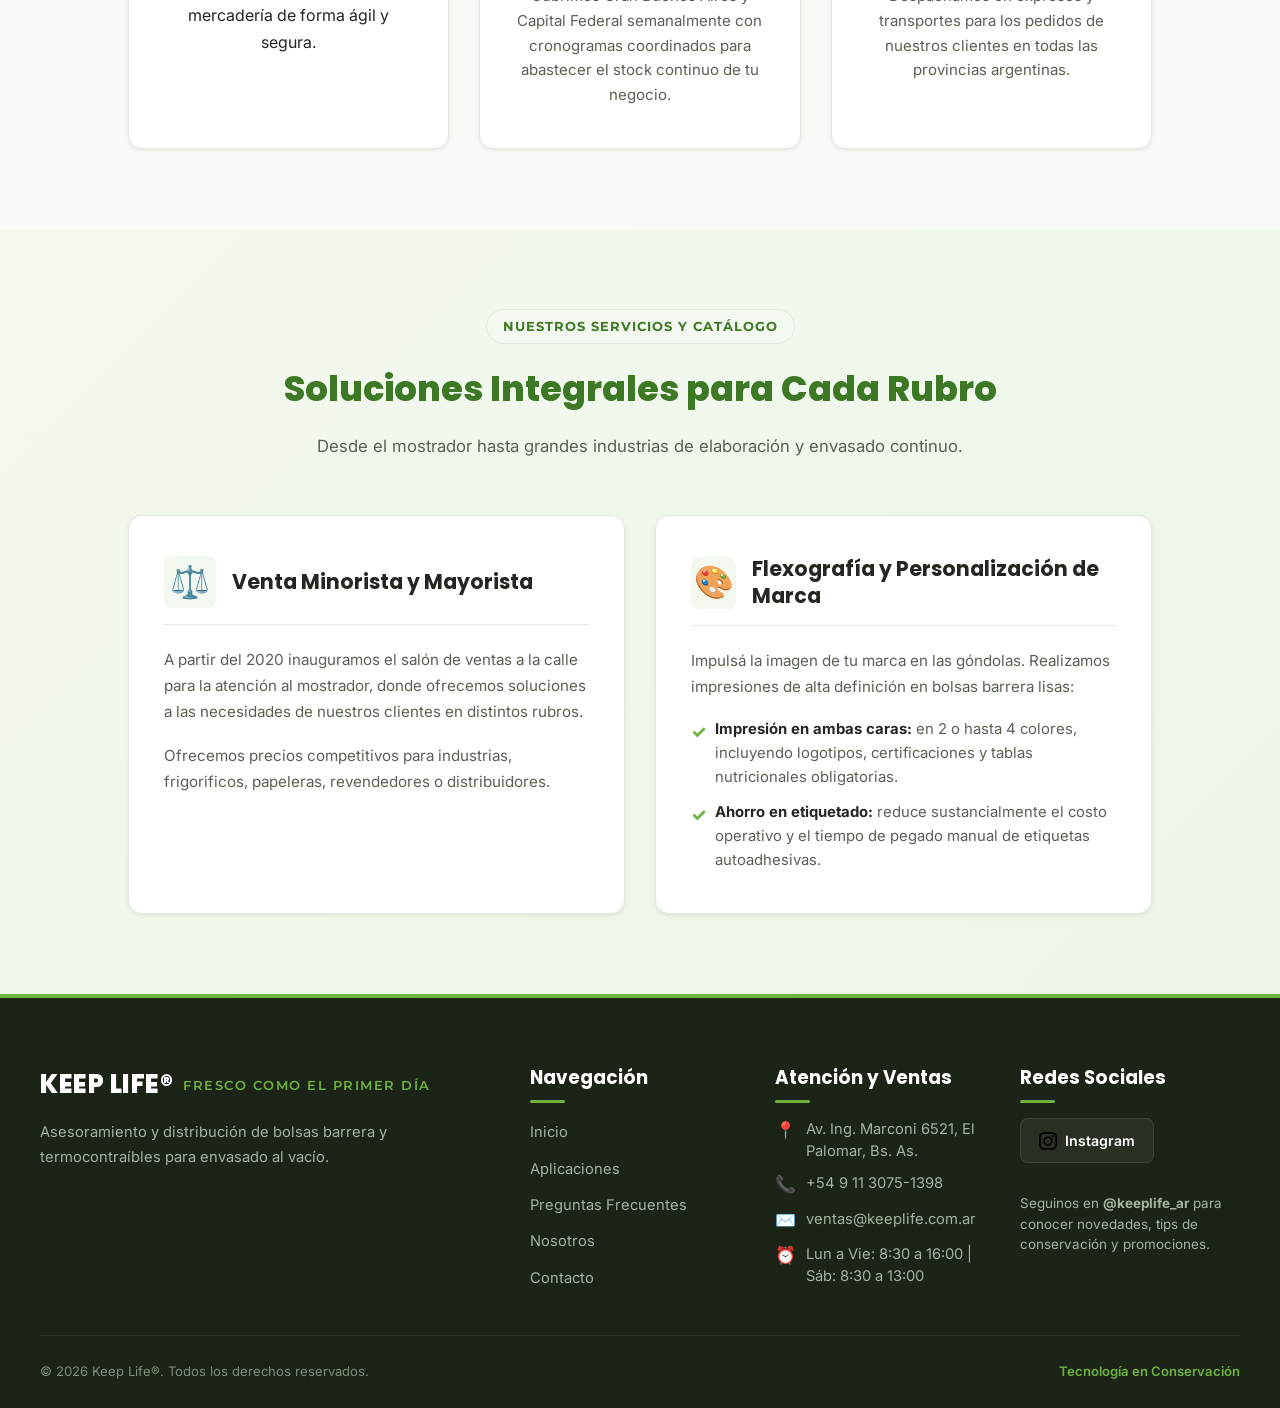
<file: mySite/nosotros.html>
<!DOCTYPE html>
<html lang="es-AR">

<head>
    <meta charset="UTF-8">
    <meta name="viewport" content="width=device-width, initial-scale=1.0">

    <!-- SEO y Posicionamiento en Google Argentina -->
    <title>Fábrica de Bolsas para Envasado al Vacío | Keep Life</title>
    <meta name="description" content="Conocé a Keep Life: representantes directos de fábrica nacional de bolsas barrera y termocontraíbles. Salón de ventas en El Palomar y flota propia en CABA y GBA.">
    <meta name="keywords" content="nosotros keep life, fabrica bolsas vacio argentina, distribucion bolsas barrera, bolsas termocontraibles fabrica, salon ventas el palomar, reparto flota propia caba gba, polietileno baja densidad argentina">
    <meta name="author" content="Keep Life">

    <!-- Directivas de Indexación y Robots -->
    <meta name="robots" content="index, follow, max-image-preview:large, max-snippet:-1, max-video-preview:-1">

    <!-- Canonical URL Absoluta -->
    <link rel="canonical" href="https://www.keeplife.com.ar/nosotros.html">

    <!-- Open Graph (Redes Sociales y WhatsApp) -->
    <meta property="og:locale" content="es_AR">
    <meta property="og:type" content="website">
    <meta property="og:site_name" content="Keep Life">
    <meta property="og:title" content="Fábrica de Bolsas para Envasado al Vacío | Keep Life">
    <meta property="og:description" content="Representantes directos de fábrica nacional con tecnología de punta y certificación SENASA. Salón de ventas en El Palomar y logística propia.">
    <meta property="og:url" content="https://www.keeplife.com.ar/nosotros.html">
    <meta property="og:image" content="https://www.keeplife.com.ar/assets/img/KEEP%20LIFE-banner2.jpg">
    <meta property="og:image:width" content="1200">
    <meta property="og:image:height" content="630">
    <meta property="og:image:alt" content="Keep Life - Fabricación de Bolsas Barrera y Termocontraíbles en Argentina">

    <!-- Twitter Cards -->
    <meta name="twitter:card" content="summary_large_image">
    <meta name="twitter:title" content="Fábrica de Bolsas para Envasado al Vacío | Keep Life">
    <meta name="twitter:description" content="Representantes directos de fábrica nacional con tecnología de punta y certificación SENASA. Salón de ventas en El Palomar y logística propia.">
    <meta name="twitter:image" content="https://www.keeplife.com.ar/assets/img/KEEP%20LIFE-banner2.jpg">

    <!-- Favicon y Theme Color -->
    <link rel="icon" type="image/png" href="assets/icons/KeepLife-png.png">
    <link rel="apple-touch-icon" href="assets/icons/KeepLife-png.png">
    <meta name="theme-color" content="#3d7824">

    <!-- Hojas de Estilo CSS Vanilla -->
    <link rel="stylesheet" href="styles/style.css">
    <link rel="stylesheet" href="styles/header.css">
    <link rel="stylesheet" href="styles/footer.css">
    <link rel="stylesheet" href="styles/nosotros.css">

    <!-- Google Fonts -->
    <link rel="preconnect" href="https://fonts.googleapis.com">
    <link rel="preconnect" href="https://fonts.gstatic.com" crossorigin>
    <link href="https://fonts.googleapis.com/css2?family=Inter:wght@300;400;500;600;700&family=Montserrat:wght@400;600;700;800&family=Poppins:wght@500;600;700;800&display=swap" rel="stylesheet">

    <!-- Schema.org JSON-LD: AboutPage, BreadcrumbList y LocalBusiness -->
    <script type="application/ld+json">
    {
      "@context": "https://schema.org",
      "@graph": [
        {
          "@type": "BreadcrumbList",
          "itemListElement": [
            {
              "@type": "ListItem",
              "position": 1,
              "name": "Inicio",
              "item": "https://www.keeplife.com.ar/"
            },
            {
              "@type": "ListItem",
              "position": 2,
              "name": "Nosotros y Trayectoria",
              "item": "https://www.keeplife.com.ar/nosotros.html"
            }
          ]
        },
        {
          "@type": "AboutPage",
          "@id": "https://www.keeplife.com.ar/nosotros.html#about",
          "url": "https://www.keeplife.com.ar/nosotros.html",
          "name": "Nosotros - Keep Life Argentina",
          "description": "Trayectoria, valores y capacidad productiva de Keep Life: fabricación y distribución nacional de bolsas barrera para envasado al vacío y termocontraíbles con certificación SENASA.",
          "mainEntity": {
            "@type": "LocalBusiness",
            "name": "Keep Life",
            "url": "https://www.keeplife.com.ar",
            "logo": "https://www.keeplife.com.ar/assets/icons/keepLife-solo-logo.png",
            "telephone": "+54 9 11 3075-1398",
            "address": {
              "@type": "PostalAddress",
              "streetAddress": "Av. Ing. Guillermo Marconi 6521",
              "addressLocality": "El Palomar",
              "addressRegion": "Provincia de Buenos Aires",
              "postalCode": "B1684",
              "addressCountry": "AR"
            }
          }
        }
      ]
    }
    </script>
</head>

<body>

    <!-- HEADER DINÁMICO -->
    <div id="header"></div>

    <!-- MIGA DE PAN SEMÁNTICA (BREADCRUMB) -->
    <nav class="breadcrumb-nav" aria-label="Ruta de navegación">
        <ol class="breadcrumb-list">
            <li class="breadcrumb-item">
                <a href="./">Inicio</a>
                <span class="breadcrumb-separator">/</span>
            </li>
            <li class="breadcrumb-item active" aria-current="page">
                Nosotros
            </li>
        </ol>
    </nav>

    <!-- CONTENIDO PRINCIPAL: NOSOTROS -->
    <main id="content">

        <!-- SECCIÓN TÍTULO H1 ÚNICO -->
        <section class="section-title-container">
            <span class="badge badge-center">Nuestra Empresa y Trayectoria</span>
            <h1 class="section-title">NOSOTROS</h1>
            <p class="section-subtitle">
                Formamos parte de la industria nacional a través de la personalización e Impresión de materiales aptos para el envasado al vacío de alimentos.
            </p>
        </section>

        <!-- SECCIÓN 1: QUIÉNES SOMOS -->
        <section class="about-intro-section" aria-label="Quiénes Somos y Diferenciales Keep Life">
            <div class="about-grid">
                <div class="about-text-content">
                    <span class="badge">Trayectoria y Especialización</span>
                    <h2 class="about-title">Quiénes Somos </h2>
                    <p class="about-p">
                        En <strong>Keep Life®</strong> nos especializamos en el segmento de materiales aptos para el envasado al vacío de alimentos. Brindamos servicio de asesoramiento técnico, personalización -impresión- venta y distribución de bolsas en distintos formatos y medidas <strong>para el envasado al vacío de alimentos</strong>. Contamos con distintas certificaciones de calidad para dichos materiales.
                    </p>
                    <p class="about-p">
                        En el año <strong>2020 inauguramos nuestro salón de ventas a la calle</strong> para la atención directa. Ofreciendo soluciones personalizadas para los comercios e industrias alimenticias.
                    </p>
                </div>
                <div class="about-image-content">
                    <img src="assets/img/caja-keep.png" alt="Caja y empaque institucional de bolsas para envasado al vacío Keep Life" class="about-img" loading="lazy" decoding="async">
                </div>
            </div>
        </section>

        <!-- SECCIÓN 2: BANNER EL PAPELERO -->
        <section class="papelero-banner-section" aria-label="El Papelero - Distribuidor mayorista de descartables">
            <div class="papelero-banner">
                <div class="papelero-brand">
                    <img src="assets/img/logo-papelero.jpg" alt="Logo de El Papelero - Distribuidor Mayorista de Descartables" class="papelero-logo" loading="lazy" decoding="async">
                    <span class="papelero-tagline">Distribuidor mayorista de descartables</span>
                </div>
                <a href="https://www.elpapelero.com.ar" target="_blank" rel="noopener noreferrer" class="btn btn-papelero" id="btn-visitar-papelero-nosotros">
                    Visitar Sitio
                    <span class="btn-papelero-arrow" aria-hidden="true">→</span>
                </a>
            </div>
        </section>

        <!-- SECCIÓN 3: REPARTO Y DISTRIBUCIÓN -->
        <section class="logistics-section" aria-label="Logística y Cobertura Nacional">
            <div class="logistics-container">
                <div class="logistics-header">
                    <span class="badge badge-center">Logística Integrada</span>
                    <h2 class="section-title">Reparto y Distribución</h2>
                   
                </div>

                <div class="logistics-grid">
                    <div class="logistics-card">
                        <div class="logistics-icon">🚚</div>
                        <h3>Flota Propia</h3>
                        </p>Vehículos propios dedicados para hacer efectiva la entrega de mercadería de forma ágil y segura.</p>
                    </div>

                    <div class="logistics-card">
                        <div class="logistics-icon">📍</div>
                        <h3>Cobertura Semanal GBA y CABA</h3>
                        <p>Cubrimos Gran Buenos Aires y Capital Federal semanalmente con cronogramas coordinados para abastecer el stock continuo de tu negocio.</p>
                    </div>

                    <div class="logistics-card">
                        <div class="logistics-icon">📦</div>
                        <h3>Envíos al Interior del País</h3>
                        <p>Despachamos en expresos y transportes para los pedidos de nuestros clientes en todas las provincias argentinas.</p>
                    </div>
                </div>
            </div>
        </section>

        <!-- SECCIÓN 4: SERVICIOS Y SOLUCIONES POR RUBRO -->
        <section class="services-section" aria-label="Soluciones por Rubro y Servicios Especializados">
            <div class="services-container">
                <div class="services-header">
                    <span class="badge badge-center">Nuestros Servicios y Catálogo</span>
                    <h2 class="section-title">Soluciones Integrales para Cada Rubro</h2>
                    <p class="section-subtitle">
                        Desde el mostrador hasta grandes industrias de elaboración y envasado continuo.
                    </p>
                </div>

                <div class="services-grid">
                    <!-- Servicio 1: Venta Minorista y Mayorista -->
                    <div class="service-card">
                        <div class="service-card-header">
                            <span class="service-icon-wrap">⚖️</span>
                            <h3>Venta Minorista y Mayorista</h3>
                        </div>
                        <div class="service-card-body">
                            <p>
                                A partir del 2020 inauguramos el salón de ventas a la calle para la atención al mostrador, donde ofrecemos soluciones a las necesidades de nuestros clientes en distintos rubros.
                            </p>
                            <p>
                                Ofrecemos precios competitivos para industrias, frigorificos, papeleras, revendedores o distribuidores.
                            </p>
                        </div>
                    </div>

                    <!-- Servicio 2: Flexografía y Marca -->
                    <div class="service-card">
                        <div class="service-card-header">
                            <span class="service-icon-wrap">🎨</span>
                            <h3>Flexografía y Personalización de Marca</h3>
                        </div>
                        <div class="service-card-body">
                            <p>
                                Impulsá la imagen de tu marca en las góndolas. Realizamos impresiones de alta definición en bolsas barrera lisas:
                            </p>
                            <ul>
                                <li><strong>Impresión en ambas caras:</strong> en 2 o hasta 4 colores, incluyendo logotipos, certificaciones y tablas nutricionales obligatorias.</li>
                                <li><strong>Ahorro en etiquetado:</strong> reduce sustancialmente el costo operativo y el tiempo de pegado manual de etiquetas autoadhesivas.</li>
                                
                            </ul>
                        </div>
                    </div>
 
                </div>
            </div>
        </section>

    </main>

    <!-- FOOTER DINÁMICO -->
    <div id="footer"></div>

    <!-- SCRIPTS -->
    <script src="scripts/main.js"></script>

</body>

</html>
</file>
<file: mySite/styles/style.css>
/* ==========================================================================
   KEEP LIFE® - SITIO WEB OFICIAL
   Variables Globales, Reset y Sistema de Diseño
   ========================================================================== */

/* VARIABLES GLOBALES (THEME) */
:root {
    /* Paleta de Colores Keep Life */
    --color-primario: #3d7824;          /* Verde principal Keep Life */
    --color-primario-oscuro: #2b5618;   /* Verde profundo para hovers y contraste */
    --color-primario-suave: #f2f7ef;    /* Fondo suave con matiz fresco */
    --color-secundario: #6eb33d;        /* Verde claro vibrante / lima */
    --color-secundario-oscuro: #59962e; /* Acento para hovers */
    --color-acento-dorado: #e2b43b;     /* Toque sutil de calidad */
    
    --color-fondo: #ffffff;
    --color-fondo-suave: #f8faf6;       /* Fondo alternativo moderno */
    --color-fondo-oscuro: #1b2417;      /* Fondo footer y elementos oscuros */
    
    --color-texto: #222720;             /* Texto carbón de alta legibilidad */
    --color-texto-suave: #576152;       /* Texto secundario */
    --color-texto-muted: #7b8776;       /* Texto atenuado */
    --color-blanco: #ffffff;
    --color-borde: #e2e9de;             /* Borde sutil orgánico */
    --color-borde-hover: #c4d7bd;

    /* Tipografías */
    --font-principal: "Inter", -apple-system, BlinkMacSystemFont, "Segoe UI", Roboto, sans-serif;
    --font-titulos: "Poppins", sans-serif;
    --font-header-menu: "Montserrat", sans-serif;

    /* Bordes redondeados */
    --radius-xs: 4px;
    --radius-sm: 8px;
    --radius-md: 14px;
    --radius-lg: 22px;
    --radius-full: 9999px;

    /* Sombras refinadas */
    --shadow-sm: 0 2px 6px rgba(43, 86, 24, 0.06), 0 1px 3px rgba(0, 0, 0, 0.04);
    --shadow-md: 0 6px 16px rgba(43, 86, 24, 0.08), 0 2px 6px rgba(0, 0, 0, 0.04);
    --shadow-lg: 0 14px 32px rgba(43, 86, 24, 0.12), 0 4px 10px rgba(0, 0, 0, 0.05);
    --shadow-glow: 0 0 20px rgba(110, 179, 61, 0.25);
    --shadow-inset: inset 0 2px 4px rgba(0, 0, 0, 0.04);

    /* Transiciones fluidas */
    --transition-fast: 0.15s cubic-bezier(0.4, 0, 0.2, 1);
    --transition-normal: 0.25s cubic-bezier(0.4, 0, 0.2, 1);
    --transition-slow: 0.4s cubic-bezier(0.4, 0, 0.2, 1);
}

/* RESET GENERAL */
*, *::before, *::after {
    box-sizing: border-box;
    margin: 0;
    padding: 0;
}

html {
    scroll-behavior: smooth;
    font-size: 16px;
}

body {
    background-color: var(--color-fondo);
    color: var(--color-texto);
    font-family: var(--font-principal);
    line-height: 1.65;
    -webkit-font-smoothing: antialiased;
    -moz-osx-font-smoothing: grayscale;
    overflow-x: hidden;
    display: flex;
    flex-direction: column;
    min-height: 100vh;
}

img {
    max-width: 100%;
    height: auto;
    display: block;
}

a {
    color: inherit;
    text-decoration: none;
}

button, input, textarea, select {
    font-family: inherit;
}

/* CONTENEDOR PRINCIPAL */
#content {
    width: 100%;
    flex: 1 0 auto;
    background: var(--color-fondo);
    display: block;
}

/* UTILIDADES Y COMPONENTES GLOBALES */
.container {
    width: 100%;
    max-width: 1200px;
    margin: 0 auto;
    padding: 0 20px;
}

/* Títulos de sección globales */
.section-title-container {
    padding: 35px 20px 45px;
    text-align: center;
    background-color: var(--color-primario-suave);
    border-bottom: 1px solid var(--color-borde);
    position: relative;
    overflow: hidden;
}

.section-title-container::after {
    content: '';
    position: absolute;
    bottom: 0;
    left: 50%;
    transform: translateX(-50%);
    width: 80px;
    height: 3px;
    background: linear-gradient(90deg, var(--color-primario), var(--color-secundario));
    border-radius: var(--radius-full);
}

.section-title-container .section-title {
    font-size: 2.5rem;
    font-weight: 800;
    color: var(--color-primario);
    margin-bottom: 12px;
    letter-spacing: 0.5px;
    font-family: var(--font-titulos);
    line-height: 1.2;
}

.section-title-container .section-subtitle {
    font-size: 1.1rem;
    color: var(--color-texto-suave);
    max-width: 650px;
    margin: 0 auto;
    line-height: 1.6;
}

/* Badges informativos */
.badge {
    display: inline-flex;
    align-items: center;
    gap: 6px;
    background-color: var(--color-primario-suave);
    color: var(--color-primario);
    padding: 6px 16px;
    border-radius: var(--radius-full);
    font-size: 0.8rem;
    font-weight: 700;
    text-transform: uppercase;
    letter-spacing: 1px;
    font-family: var(--font-header-menu);
    border: 1px solid var(--color-borde);
    margin-bottom: 16px;
}

.badge-center {
    margin-left: auto;
    margin-right: auto;
}

/* Botones principales y secundarios */
.btn {
    display: inline-flex;
    align-items: center;
    justify-content: center;
    gap: 8px;
    padding: 13px 28px;
    border-radius: var(--radius-full);
    font-family: var(--font-header-menu);
    font-size: 0.92rem;
    font-weight: 700;
    letter-spacing: 0.3px;
    transition: var(--transition-normal);
    cursor: pointer;
    border: none;
    text-decoration: none;
}

.btn-primary {
    background-color: var(--color-primario);
    color: var(--color-blanco);
    box-shadow: var(--shadow-md);
}

.btn-primary:hover {
    background-color: var(--color-primario-oscuro);
    transform: translateY(-2px);
    box-shadow: var(--shadow-lg);
}

.btn-secondary {
    background-color: transparent;
    color: var(--color-primario);
    border: 2px solid var(--color-primario);
}

.btn-secondary:hover {
    background-color: var(--color-primario);
    color: var(--color-blanco);
    transform: translateY(-2px);
}

.btn-whatsapp {
    background-color: #25d366;
    color: var(--color-blanco);
    box-shadow: 0 4px 12px rgba(37, 211, 102, 0.3);
}

.btn-whatsapp:hover {
    background-color: #20ba59;
    transform: translateY(-2px);
    box-shadow: 0 6px 18px rgba(37, 211, 102, 0.45);
}

/* Responsividad global */
@media (max-width: 768px) {
    .section-title-container {
        padding: 28px 16px 26px;
    }
    
    .section-title-container .section-title {
        font-size: 1.6rem;
        margin-bottom: 8px;
    }
    
    .section-title-container .section-subtitle {
        font-size: 0.92rem;
        line-height: 1.5;
    }

    .badge {
        font-size: 0.72rem;
        padding: 5px 12px;
        margin-bottom: 10px;
    }

    .btn {
        padding: 11px 22px;
        font-size: 0.88rem;
    }

    .breadcrumb-list {
        padding: 0 16px;
        font-size: 0.78rem;
    }
}

/* --- BREADCRUMBS SEMÁNTICOS (SEO Y NAVEGABILIDAD) --- */
.breadcrumb-nav {
    width: 100%;
    background-color:  var(--color-fondo-suave);
    border-bottom: 1px solid var(--color-borde);
    padding: 7px 0;
}

.breadcrumb-list {
    max-width: 1360px;
    margin: 0 auto;
    padding: 0 24px;
    display: flex;
    flex-wrap: wrap;
    align-items: center;
    gap: 6px;
    list-style: none;
    font-size: 0.83rem;
    color: var(--color-texto-muted);
}

.breadcrumb-item {
    display: inline-flex;
    align-items: center;
}

.breadcrumb-item a {
    color: var(--color-texto-suave);
    transition: var(--transition-fast);
    text-decoration: none;
}

.breadcrumb-item a:hover {
    color: var(--color-primario);
    text-decoration: underline;
}

.breadcrumb-item.active {
    color: var(--color-primario);
    font-weight: 600;
}

.breadcrumb-separator {
    margin: 0 4px;
    color: var(--color-texto-muted);
    font-size: 0.8rem;
    user-select: none;
}
</file>
<file: mySite/styles/header.css>
/* ==========================================================================
   KEEP LIFE® - HEADER & NAVEGACIÓN
   Cabecera fija, barra de horarios y menú móvil táctil (Checkbox Hack)
   ========================================================================== */

#header {
    display: contents;
}

/* Header de Navegación Sticky (sigue al usuario al hacer scroll) */
.header-nav {
    background: var(--color-blanco);
    position: sticky;
    top: 0;
    z-index: 1000;
    box-shadow: var(--shadow-sm);
    width: 100%;
    border-bottom: 1px solid var(--color-borde);
    transition: box-shadow var(--transition-normal);
}

.header-nav.scrolled {
    box-shadow: var(--shadow-md);
}

.header-content {
    display: grid;
    grid-template-columns: 1fr auto 1fr;
    align-items: center;
    padding: 18px 20px; /* Aumentado 5px de alto cuando está arriba de todo */
    width: 100%;
    max-width: 1200px;
    margin: 0 auto;
    box-sizing: border-box;
    transition: padding var(--transition-normal);
}

/* Reducción de los 5px aumentados al bajar la barra / scrollear */
.header-nav.scrolled .header-content {
    padding: 10px 20px;
}

/* Logotipo */
.header-left {
    justify-self: start;
    display: flex;
    align-items: center;
}

.logo-link {
    display: inline-flex;
    align-items: center;
    gap: 12px;
    text-decoration: none;
    transition: opacity var(--transition-normal);
}

.logo-link:hover {
    opacity: 0.92;
}

.logo-header-icon {
    height: 55px;
    width: auto;
    object-fit: contain;
    display: block;
    transition: transform var(--transition-normal);
    image-rendering: -webkit-optimize-contrast;
}

.logo-header-name {
    height: 35px;
    width: auto;
    object-fit: contain;
    display: block;
    transition: transform var(--transition-normal);
    image-rendering: -webkit-optimize-contrast;
}

.logo-link:hover .logo-header-icon  {
    transform: scale(1.1);
}

/* Menú de Navegación */
.nav-menu {
    justify-self: center;
    display: flex;
    align-items: center;
}

.menu-list {
    list-style: none;
    padding: 0;
    margin: 0;
    display: flex;
    align-items: center;
    gap: 8px;
}

.menu-list li {
    position: relative;
}

.menu-list li a {
    text-decoration: none;
    color: var(--color-texto);
    font-size: 0.88rem;
    font-weight: 700;
    padding: 10px 16px;
    display: inline-flex;
    align-items: center;
    letter-spacing: 0.6px;
    font-family: var(--font-header-menu);
    border-radius: var(--radius-sm);
    transition: var(--transition-normal);
    position: relative;
}

/* Hover e item activo */
.menu-list li a:hover {
    color: var(--color-blanco);
    background-color: var(--color-primario);
}

.menu-list li a.active {
    color: var(--color-primario);
    background-color: var(--color-primario-suave);
    font-weight: 800;
}

.menu-list li a.active::after {
    content: '';
    position: absolute;
    bottom: 2px;
    left: 16px;
    right: 16px;
    height: 3px;
    background-color: var(--color-primario);
    border-radius: var(--radius-full);
}

/* Redes Sociales en Header */
.header-right {
    justify-self: end;
    display: flex;
    align-items: center;
    gap: 15px;
}

.header-instagram-link {
    display: flex;
    align-items: center;
    justify-content: center;
    position: relative;
    padding-left: 20px;
    transition: transform var(--transition-fast);
}

.header-instagram-link::before {
    content: "";
    position: absolute;
    left: 0;
    top: 50%;
    transform: translateY(-50%);
    width: 1px;
    height: 24px;
    background-color: var(--color-borde);
}

.header-instagram-icon {
    width: 26px;
    height: 26px;
    object-fit: contain;
    display: block;
    transition: transform var(--transition-normal);
}

.header-instagram-link:hover .header-instagram-icon {
    transform: scale(1.12);
}

/* --- BARRA DE HORARIOS (ESTÁTICA, EN LA PARTE SUPERIOR DEL SITIO) --- */
.header-horarios-bar {
    background-color: var(--color-fondo-oscuro);
    width: 100%;
    display: flex;
    justify-content: center;
    align-items: center;
    padding: 8px 20px;
    border-bottom: 2px solid var(--color-secundario);
    font-family: var(--font-header-menu);
    font-size: 0.82rem;
    color: rgba(255, 255, 255, 0.95);
    letter-spacing: 0.5px;
    position: static; /* Barra completamente estática: no sigue al usuario ni tiene transiciones */
    box-sizing: border-box;
}

.horarios-text {
    font-weight: 600;
    display: flex;
    align-items: center;
    gap: 8px;
    text-align: center;
}

.horarios-text .highlight {
    color: var(--color-secundario);
    font-weight: 700;
}

/* --- MENÚ MÓVIL TÁCTIL (CHECKBOX HACK) --- */
.menu-toggle-checkbox {
    display: none !important;
}

.menu-overlay {
    display: none;
    position: fixed;
    top: 0;
    left: 0;
    width: 100vw;
    height: 100vh;
    background-color: rgba(27, 36, 23, 0.45);
    backdrop-filter: blur(3px);
    -webkit-backdrop-filter: blur(3px);
    z-index: 998;
    opacity: 0;
    visibility: hidden;
    transition: opacity 0.3s ease, visibility 0.3s ease;
}

.hamburger-btn {
    display: none;
    flex-direction: column;
    justify-content: space-between;
    width: 28px;
    height: 20px;
    cursor: pointer;
    z-index: 1001;
    transition: var(--transition-normal);
}

.hamburger-btn span {
    display: block;
    width: 100%;
    height: 2.5px;
    background-color: var(--color-texto);
    border-radius: var(--radius-full);
    transition: var(--transition-normal);
}

/* --- RESPONSIVIDAD DEL HEADER --- */
@media (max-width: 992px) {
    .header-nav {
        position: sticky;
        top: 0;
    }

    .header-content {
        display: flex;
        flex-direction: row;
        justify-content: space-between;
        align-items: center;
        padding: 12px 18px;
    }

    .header-nav.scrolled .header-content {
        padding: 9px 18px;
    }

    .logo-link {
        gap: 8px;
    }

    .logo-header-icon {
        height: 36px;
    }

    .logo-header-name {
        height: 18px;
    }

    .header-right {
        display: none;
    }

    .hamburger-btn {
        display: flex;
        margin-left: auto;
        flex-shrink: 0;
    }

    /* Cajón lateral (Drawer Menu) */
    .nav-menu {
        position: fixed;
        top: 0;
        right: 0;
        width: 290px;
        height: 100vh;
        background-color: var(--color-blanco);
        z-index: 999;
        box-shadow: var(--shadow-lg);
        transform: translateX(100%);
        transition: transform 0.35s cubic-bezier(0.4, 0, 0.2, 1);
        display: flex;
        flex-direction: column;
        padding: 85px 24px 40px 24px;
        align-items: stretch;
    }

    .menu-list {
        flex-direction: column;
        gap: 12px;
        width: 100%;
        overflow-y: auto;
        align-items: stretch;
    }

    .menu-list li {
        width: 100%;
    }

    .menu-list li a {
        font-size: 1rem;
        padding: 14px 20px;
        width: 100%;
        background-color: var(--color-fondo-suave);
        color: var(--color-texto);
        font-weight: 700;
        display: flex;
        border-radius: var(--radius-sm);
        border-left: 4px solid transparent;
        transition: var(--transition-normal);
    }

    .menu-list li a:hover,
    .menu-list li a.active {
        background-color: var(--color-primario-suave);
        color: var(--color-primario);
        border-left-color: var(--color-primario);
    }

    .menu-list li a.active::after {
        display: none;
    }

    /* Redes sociales añadidas al drawer móvil */
    .drawer-social {
        margin-top: auto;
        padding-top: 25px;
        border-top: 1px solid var(--color-borde);
        display: flex;
        flex-direction: column;
        gap: 12px;
    }

    .drawer-social a {
        display: flex;
        align-items: center;
        gap: 10px;
        font-size: 0.9rem;
        font-weight: 600;
        color: var(--color-texto-suave);
    }

    /* Mostrar overlay y desplegar drawer */
    .menu-toggle-checkbox:checked~.menu-overlay {
        display: block;
        opacity: 1;
        visibility: visible;
    }

    .menu-toggle-checkbox:checked~.header-content .nav-menu {
        transform: translateX(0);
    }

    /* Animación de 3 líneas a X */
    .menu-toggle-checkbox:checked~.header-content .hamburger-btn span:nth-child(1) {
        transform: rotate(45deg) translate(6px, 6px);
        background-color: var(--color-primario);
    }

    .menu-toggle-checkbox:checked~.header-content .hamburger-btn span:nth-child(2) {
        opacity: 0;
    }

    .menu-toggle-checkbox:checked~.header-content .hamburger-btn span:nth-child(3) {
        transform: rotate(-45deg) translate(6px, -6px);
        background-color: var(--color-primario);
    }
}

@media (max-width: 576px) {
    .header-horarios-bar {
        font-size: 0.7rem;
        padding: 6px 10px;
    }

    .horarios-text {
        flex-wrap: wrap;
        justify-content: center;
        gap: 4px;
        line-height: 1.35;
    }

    .header-content {
        padding: 10px 14px;
    }

    .header-nav.scrolled .header-content {
        padding: 8px 14px;
    }

    .logo-header-icon {
        height: 32px;
    }

    .logo-header-name {
        height: 15px;
    }

    .nav-menu {
        width: 82vw;
        max-width: 280px;
    }
}
</file>
<file: mySite/styles/footer.css>
/* ==========================================================================
   KEEP LIFE® - FOOTER & BOTÓN DE WHATSAPP
   Pie de página multi-columna y botón flotante de WhatsApp
   ========================================================================== */

.footer-container {
    background-color: var(--color-fondo-oscuro);
    color: #e5ede2;
    padding: 65px 20px 25px 20px;
    font-family: var(--font-principal);
    border-top: 4px solid var(--color-secundario);
    width: 100%;
    margin-top: auto;
    position: relative;
}

.footer-content {
    max-width: 1200px;
    margin: 0 auto;
    display: grid;
    grid-template-columns: repeat(auto-fit, minmax(220px, 1fr));
    gap: 25px;
    padding-bottom: 45px;
    border-bottom: 1px solid rgba(255, 255, 255, 0.08);
}

.footer-column {
    display: flex;
    flex-direction: column;
    gap: 15px;
}

.footer-brand {
    grid-column: span 1;
}

@media (min-width: 992px) {
    .footer-brand {
        grid-column: span 2;
        padding-right: 40px;
    }
}

.footer-title {
    color: var(--color-blanco);
    font-family: var(--font-titulos);
    font-size: 1.6rem;
    font-weight: 800;
    letter-spacing: 0.5px;
    display: flex;
    align-items: center;
    gap: 10px;
}

.footer-title .brand-slogan {
    font-size: 0.8rem;
    font-family: var(--font-header-menu);
    color: var(--color-secundario);
    font-weight: 600;
    text-transform: uppercase;
    letter-spacing: 1.5px;
    display: block;
    margin-top: 4px;
}

.footer-description {
    font-size: 0.92rem;
    line-height: 1.7;
    color: #a4b49f;
}

.footer-subtitle {
    color: var(--color-blanco);
    font-family: var(--font-titulos);
    font-size: 1.15rem;
    font-weight: 700;
    position: relative;
    padding-bottom: 10px;
}

.footer-subtitle::after {
    content: '';
    position: absolute;
    bottom: 0;
    left: 0;
    width: 35px;
    height: 3px;
    background-color: var(--color-secundario);
    border-radius: var(--radius-full);
}

.footer-links, .footer-contact-info {
    list-style: none;
    padding: 0;
    margin: 0;
    display: flex;
    flex-direction: column;
    gap: 10px;
}

.footer-links li a {
    color: #a4b49f;
    text-decoration: none;
    font-size: 0.92rem;
    transition: var(--transition-fast);
    display: inline-block;
}

.footer-links li a:hover {
    color: var(--color-secundario);
    transform: translateX(5px);
}

.footer-contact-info li {
    font-size: 0.92rem;
    color: #a4b49f;
    display: flex;
    align-items: flex-start;
    gap: 10px;
    line-height: 1.5;
}

.footer-contact-info li a.contact-link,
.footer-contact-info li a {
    color: #a4b49f;
    text-decoration: none;
    display: inline-flex;
    align-items: flex-start;
    gap: 10px;
    transition: var(--transition-fast);
}

.footer-contact-info li a.contact-link:hover,
.footer-contact-info li a:hover {
    color: var(--color-secundario);
    transform: translateX(4px);
}

.footer-contact-info .icon {
    flex-shrink: 0;
    font-size: 1.05rem;
}

.footer-social-links {
    display: flex;
    gap: 12px;
}

.social-icon {
    display: inline-flex;
    align-items: center;
    gap: 8px;
    background-color: rgba(255, 255, 255, 0.06);
    color: var(--color-blanco);
    padding: 10px 18px;
    border-radius: var(--radius-sm);
    text-decoration: none;
    font-size: 0.88rem;
    font-weight: 600;
    transition: var(--transition-normal);
    border: 1px solid rgba(255, 255, 255, 0.1);
}

.social-icon:hover {
    background-color: var(--color-primario);
    border-color: var(--color-primario);
    transform: translateY(-3px);
    box-shadow: var(--shadow-md);
}

.social-icon-img {
    width: 18px;
    height: 18px;
    object-fit: contain;
}

.footer-bottom {
    max-width: 1200px;
    margin: 0 auto;
    padding-top: 25px;
    display: flex;
    justify-content: space-between;
    align-items: center;
    flex-wrap: wrap;
    gap: 15px;
    font-size: 0.82rem;
    color: #7d8e78;
}

.footer-bottom p {
    margin: 0;
}

.footer-bottom-badge {
    color: var(--color-secundario);
    font-weight: 600;
}

@media (max-width: 768px) {
    .footer-container {
        padding: 38px 18px 85px 18px;
    }

    .footer-content {
        grid-template-columns: 1fr;
        gap: 26px;
        padding-bottom: 28px;
        text-align: center;
    }

    .footer-column {
        align-items: center;
        gap: 10px;
    }

    .footer-title {
        flex-direction: column;
        align-items: center;
        gap: 4px;
        font-size: 1.4rem;
    }

    .footer-description {
        font-size: 0.88rem;
        max-width: 340px;
    }

    .footer-subtitle {
        font-size: 1.05rem;
        padding-bottom: 8px;
    }

    .footer-subtitle::after {
        left: 50%;
        transform: translateX(-50%);
    }

    .footer-links,
    .footer-contact-info {
        align-items: center;
        gap: 8px;
    }

    .footer-contact-info li,
    .footer-contact-info li a.contact-link,
    .footer-contact-info li a {
        justify-content: center;
        text-align: center;
        font-size: 0.88rem;
    }

    .footer-social-links {
        justify-content: center;
    }
    
    .footer-bottom {
        flex-direction: column;
        text-align: center;
        padding-top: 20px;
        gap: 8px;
        font-size: 0.78rem;
    }
}

/* --- BOTÓN FLOTANTE DE WHATSAPP --- */
.whatsapp-float {
    position: fixed;
    bottom: 35px;
    right: 35px;
    width: 62px;
    height: 62px;
    z-index: 9999;
    border-radius: 50%;
    background-color: #25d366;
    box-shadow: 0 4px 18px rgba(0, 0, 0, 0.25), 0 0 0 0 rgba(37, 211, 102, 0.6);
    transition: transform var(--transition-normal), box-shadow var(--transition-normal);
    display: flex;
    align-items: center;
    justify-content: center;
    animation: pulse-whatsapp 2.5s infinite;
}

.whatsapp-float:hover {
    transform: scale(1.1);
    box-shadow: 0 8px 25px rgba(0, 0, 0, 0.35);
    animation: none;
}

.whatsapp-float img {
    width: 36px;
    height: 36px;
    display: block;
}

@keyframes pulse-whatsapp {
    0% {
        box-shadow: 0 4px 18px rgba(0, 0, 0, 0.25), 0 0 0 0 rgba(37, 211, 102, 0.6);
    }
    70% {
        box-shadow: 0 4px 18px rgba(0, 0, 0, 0.25), 0 0 0 16px rgba(37, 211, 102, 0);
    }
    100% {
        box-shadow: 0 4px 18px rgba(0, 0, 0, 0.25), 0 0 0 0 rgba(37, 211, 102, 0);
    }
}

@media (max-width: 768px) {
    .whatsapp-float {
        bottom: 22px;
        right: 22px;
        width: 54px;
        height: 54px;
    }
    
    .whatsapp-float img {
        width: 30px;
        height: 30px;
    }
}
</file>
<file: mySite/styles/home.css>
/* ==========================================================================
   KEEP LIFE® - HOME PAGE
   Estilos de la página principal: Hero, Pilares, Tipos de Bolsas y Ventajas
   ========================================================================== */

/* --- TÍTULOS Y SUBTÍTULOS DE SECCIONES --- */
.section-title {
    text-align: center;
    font-size: 2.3rem;
    color: var(--color-texto);
    margin-bottom: 10px;
    font-family: var(--font-titulos);
    font-weight: 800;
    letter-spacing: 0.3px;
    line-height: 1.25;
}

.section-subtitle {
    text-align: center;
    color: var(--color-texto-suave);
    font-size: 1.08rem;
    margin-bottom: 45px;
    max-width: 650px;
    margin-left: auto;
    margin-right: auto;
    line-height: 1.6;
}

/* --- SECCIÓN 1: HERO / BANNER PRINCIPAL (ROLLOS GOFRADOS) --- */
.hero-section.hero-gofrados {
    width: 100%;
    min-height: 900px;
    background-image: url('../assets/img/gofrados-keep.jpg');
    background-size: cover;
    background-position: center right;
    background-repeat: no-repeat;
    position: relative;
    padding: 95px 24px 175px 24px;
    display: flex;
    align-items: center;
    border-bottom: none;
    overflow: hidden;
}

.hero-section.hero-gofrados::before {
    content: '';
    position: absolute;
    inset: 0;
    background: linear-gradient(90deg, rgba(20, 26, 17, 0.45) 0%, rgba(20, 26, 17, 0.15) 50%, rgba(255, 255, 255, 0) 100%);
    pointer-events: none;
    z-index: 1;
}

/* Transición continua suave en la parte inferior de la Foto 1 */
.hero-section.hero-gofrados::after {
    content: '';
    position: absolute;
    bottom: 0;
    left: 0;
    right: 0;
    height: 180px;
    background: linear-gradient(to bottom, rgba(16, 22, 14, 0) 0%, rgba(16, 22, 14, 0.55) 100%);
    pointer-events: none;
    z-index: 1;
}

.hero-gofrados .hero-container {
    max-width: 1500px;
    width: 100%;
    margin: 0 auto;
    display: flex;
    justify-content: flex-start;
    position: relative;
    z-index: 2;
}

.hero-text-card {
    background: rgba(255, 255, 255, 0.72);
    backdrop-filter: blur(8px);
    -webkit-backdrop-filter: blur(8px);
    border-radius: var(--radius-lg);
    padding: 38px 40px;
    max-width: 630px;
    box-shadow: 0 16px 36px rgba(0, 0, 0, 0.16), 0 3px 10px rgba(0, 0, 0, 0.06);
    border: 1px solid rgba(255, 255, 255, 0.55);
    display: flex;
    flex-direction: column;
    align-items: flex-start;
}

.hero-text-card .hero-tag {
    background-color: var(--color-secundario);
    color: var(--color-blanco);
    padding: 6px 16px;
    font-size: 0.78rem;
    font-weight: 800;
    border-radius: var(--radius-full);
    text-transform: uppercase;
    letter-spacing: 1.2px;
    margin-bottom: 16px;
    box-shadow: 0 2px 8px rgba(110, 179, 61, 0.3);
    font-family: var(--font-header-menu);
}

.hero-text-card .hero-title {
    font-size: 2.35rem;
    font-family: var(--font-titulos);
    color: var(--color-primario);
    line-height: 1.2;
    font-weight: 800;
    margin-bottom: 14px;
    letter-spacing: -0.5px;
}

.hero-text-card .hero-subtitle-text {
    font-size: 1.02rem;
    color: var(--color-texto-suave);
    line-height: 1.65;
    margin-bottom: 24px;
    text-align: justify;
}

.hero-text-card .hero-actions {
    display: flex;
    gap: 14px;
    flex-wrap: wrap;
    align-items: center;
    width: 100%;
}

/* --- SECCIÓN 2: PILARES Y CARACTERÍSTICAS (FEATURE CARDS CENTRADAS) --- */
.features-bar {
    display: grid;
    grid-template-columns: repeat(3, 1fr);
    gap: 28px;
    max-width: 1240px;
    margin: -140px auto -140px auto;
    padding: 0 24px;
    position: relative;
    z-index: 10;
    align-items: stretch;
    justify-content: center;
}

/* --- SECCIÓN 3: HERO BOLSAS LISAS MULTICAPA (RECUADRO A LA DERECHA) --- */
.hero-section.hero-lisas {
    width: 100%;
    min-height: 950px;
    background-image: url('../assets/img/Vacuum_Packaging_Machine.jpg');
    background-size: cover;
    background-position: center left;
    background-repeat: no-repeat;
    position: relative;
    padding: 175px 24px 80px 24px;
    display: flex;
    align-items: center;
    border-bottom: none;
    overflow: hidden;
}

.hero-section.hero-lisas::before {
    content: '';
    position: absolute;
    inset: 0;
    background: linear-gradient(270deg, rgba(20, 26, 17, 0.45) 0%, rgba(20, 26, 17, 0.15) 50%, rgba(255, 255, 255, 0) 100%);
    pointer-events: none;
    z-index: 1;
}

/* Transición continua suave en la parte superior de la Foto 2 */
.hero-section.hero-lisas::after {
    content: '';
    position: absolute;
    top: 0;
    left: 0;
    right: 0;
    height: 180px;
    background: linear-gradient(to bottom, rgba(16, 22, 14, 0.55) 0%, rgba(16, 22, 14, 0) 100%);
    pointer-events: none;
    z-index: 1;
}

.hero-lisas .hero-container-right {
    max-width: 1500px;
    width: 100%;
    margin: 0 auto;
    display: flex;
    justify-content: flex-end;
    position: relative;
    z-index: 2;
}

.feature-card {
    background: rgba(255, 255, 255, 0.60);
    backdrop-filter: blur(12px);
    -webkit-backdrop-filter: blur(12px);
    padding: 28px 20px;
    border-radius: var(--radius-lg);
    box-shadow: 0 16px 36px rgba(0, 0, 0, 0.16), 0 3px 10px rgba(0, 0, 0, 0.06);
    text-align: center;
    border-bottom: 4px solid var(--color-secundario);
    border-top: 1px solid rgba(255, 255, 255, 0.85);
    border-left: 1px solid rgba(255, 255, 255, 0.85);
    border-right: 1px solid rgba(255, 255, 255, 0.85);
    transition: var(--transition-normal);
    display: flex;
    flex-direction: column;
}

.feature-card:hover {
    transform: translateY(-6px);
    box-shadow: 0 22px 45px rgba(0, 0, 0, 0.22);
    border-bottom-color: var(--color-primario);
    background: rgba(255, 255, 255, 0.90);
}

.feature-icon-wrap {
    width: 65px;
    height: 65px;
    margin: 0 auto 18px;
    background-color: var(--color-primario-suave);
    border-radius: 50%;
    display: flex;
    align-items: center;
    justify-content: center;
    font-size: 2rem;
}

.feature-title {
    font-size: 1.2rem;
    font-family: var(--font-titulos);
    color: var(--color-texto);
    margin-bottom: 10px;
    font-weight: 700;
}

.feature-desc {
    font-size: 0.92rem;
    color: var(--color-texto-suave);
    line-height: 1.6;
}

/* --- SECCIÓN 3: DUALIDAD DE BOLSAS (Lisas vs Gofradas) --- */
.bags-dual-section {
    padding: 60px 20px 80px;
    max-width: 1200px;
    margin: 0 auto;
}

.bags-dual-grid {
    display: grid;
    grid-template-columns: repeat(auto-fit, minmax(340px, 1fr));
    gap: 35px;
}

.bag-card {
    background-color: var(--color-blanco);
    border: 1px solid var(--color-borde);
    border-radius: var(--radius-lg);
    overflow: hidden;
    box-shadow: var(--shadow-sm);
    display: flex;
    flex-direction: column;
    transition: var(--transition-normal);
}

.bag-card:hover {
    transform: translateY(-5px);
    box-shadow: var(--shadow-lg);
    border-color: var(--color-borde-hover);
}

.bag-card-header {
    position: relative;
    height: 250px;
    overflow: hidden;
}

.bag-card-img {
    width: 100%;
    height: 100%;
    object-fit: cover;
    transition: transform var(--transition-slow);
}

.bag-card:hover .bag-card-img {
    transform: scale(1.04);
}

.bag-card-tag {
    position: absolute;
    top: 15px;
    right: 15px;
    background: rgba(255, 255, 255, 0.95);
    color: var(--color-primario);
    font-weight: 700;
    font-size: 0.75rem;
    padding: 6px 14px;
    border-radius: var(--radius-full);
    text-transform: uppercase;
    letter-spacing: 0.8px;
    font-family: var(--font-header-menu);
    box-shadow: var(--shadow-sm);
}

.bag-card-body {
    padding: 35px 30px;
    display: flex;
    flex-direction: column;
    flex-grow: 1;
}

.bag-card-title {
    font-size: 1.5rem;
    font-family: var(--font-titulos);
    color: var(--color-primario);
    margin-bottom: 12px;
    font-weight: 800;
}

.bag-card-desc {
    font-size: 0.95rem;
    color: var(--color-texto-suave);
    line-height: 1.65;
    margin-bottom: 20px;
}

.bag-card-specs {
    list-style: none;
    padding: 0;
    margin: 0 0 25px 0;
    border-top: 1px solid var(--color-borde);
    padding-top: 20px;
    display: flex;
    flex-direction: column;
    gap: 10px;
}

.bag-card-specs li {
    font-size: 0.9rem;
    color: var(--color-texto);
    display: flex;
    align-items: flex-start;
    gap: 10px;
    line-height: 1.5;
}

.bag-card-specs li span.check {
    color: var(--color-secundario);
    font-weight: 800;
    font-size: 1.1rem;
    line-height: 1;
}

.bag-card-btn {
    margin-top: auto;
    width: 100%;
    text-align: center;
}

/* --- SECCIÓN 4: BANNER PAPELERA (EL PAPELERO) --- */
.papelero-banner-section {
    width: 100%;
    background-color: var(--color-blanco);
    background-image: url('../assets/img/banner-papelero.png');
    background-size: cover;
    background-position: left center;
    background-repeat: no-repeat;
    border-top: 1px solid var(--color-borde);
    border-bottom: 1px solid var(--color-borde);
    min-height: 125px;
    display: flex;
    align-items: center;
    position: relative;
    overflow: hidden;
}

.papelero-banner {
    max-width: 1350px;
    width: 100%;
    margin: 0 auto;
    padding: 15px 40px;
    display: flex;
    align-items: center;
    justify-content: flex-end;
    gap: 28px;
    background: transparent;
    border: none;
    box-shadow: none;
}

.papelero-brand {
     display: flex;
    align-items: center;
    gap: 20px;
}

.papelero-logo {
    height: 55px;
    width: auto;
    max-width: 240px;
    object-fit: contain;
    display: block;
}

.papelero-tagline {
    font-size: 0.95rem;
    color: var(--color-texto-suave);
    font-weight: 500;
    padding-left: 20px;
    border-left: 2px solid var(--color-borde);
    line-height: 1.3;
    white-space: nowrap;
}

/* Botón institucional El Papelero: Amarillo con texto negro */
.btn-papelero {
   background-color: #f7be00;
    color: #111111;
    font-weight: 700;
    font-size: 0.95rem;
    padding: 12px 28px;
    border-radius: var(--radius-full);
    display: inline-flex;
    align-items: center;
    gap: 10px;
    box-shadow: 0 4px 14px rgba(247, 190, 0, 0.35);
    border: none;
    transition: var(--transition-normal);
    white-space: nowrap;
    text-decoration: none;
    font-family: var(--font-header-menu);
}

.btn-papelero:hover {
    background-color: #e5af00;
    color: #000000;
    transform: translateY(-2px);
    box-shadow: 0 8px 22px rgba(247, 190, 0, 0.48);
}

.btn-papelero .btn-papelero-arrow {
    display: inline-block;
    font-size: 1.1rem;
    line-height: 1;
    transition: transform var(--transition-normal);
}

.btn-papelero:hover .btn-papelero-arrow {
    transform: translateX(4px);
}

/* --- SECCIÓN 4 (LEGACY): DIFERENCIALES TÉCNICOS --- */
.diferenciales-section {
    background-color: var(--color-primario-suave);
    padding: 80px 20px;
    border-top: 1px solid var(--color-borde);
    border-bottom: 1px solid var(--color-borde);
}

.diferenciales-container {
    max-width: 1200px;
    margin: 0 auto;
}

.diferenciales-grid {
    display: grid;
    grid-template-columns: repeat(auto-fit, minmax(260px, 1fr));
    gap: 25px;
    margin-top: 40px;
}

.diferencial-item {
    background: var(--color-blanco);
    border: 1px solid var(--color-borde);
    border-radius: var(--radius-md);
    padding: 30px 24px;
    box-shadow: var(--shadow-sm);
    transition: var(--transition-normal);
}

.diferencial-item:hover {
    transform: translateY(-4px);
    box-shadow: var(--shadow-md);
    border-color: var(--color-secundario);
}

.diferencial-item-icon {
    font-size: 2.2rem;
    margin-bottom: 15px;
}

.diferencial-item h4 {
    font-size: 1.15rem;
    font-family: var(--font-titulos);
    color: var(--color-texto);
    margin-bottom: 10px;
    font-weight: 700;
}

.diferencial-item p {
    font-size: 0.9rem;
    color: #3b3931;
    line-height: 1.6;
}

/* --- SECCIÓN 4: TABLA DE CONSERVACIÓN --- */
.conservation-table-section {
    padding: 95px 24px;
    background: linear-gradient(135deg, #f3f8ef 0%, #edf6e9 100%);
    border-top: 1px solid var(--color-borde);
}

.conservation-table-container {
    max-width: 1400px;
    margin: 0 auto;
    text-align: center;
}

.conservation-table-section .section-title {
    color: var(--color-primario);
}

.conservation-card {
    background: var(--color-blanco);
    border-radius: var(--radius-lg);
    padding: 40px 30px;
    box-shadow: 0 16px 45px rgba(0, 0, 0, 0.08), 0 4px 14px rgba(43, 86, 24, 0.05);
    border: 1px solid var(--color-borde);
    width: 100%;
    max-width: 1350px;
    margin: 0 auto;
    display: flex;
    justify-content: center;
    align-items: center;
    transition: var(--transition-normal);
}

.conservation-img {
    width: 100%;
    max-width: 1280px;
    display: block;
    margin: 0 auto;
    object-fit: contain;
}

/* --- SECCIÓN 6: MOSTRADOR Y ATENCIÓN AL PÚBLICO --- */
.storefront-banner-section {
    padding: 70px 20px;
    background-color: var(--color-fondo-suave);
    border-top: 1px solid var(--color-borde);
}

.storefront-grid {
    max-width: 1450px;
    margin: 0 auto;
    display: grid;
    grid-template-columns: 1fr 1fr;
    gap: 50px;
    align-items: center;
}

.storefront-image-wrap {
    border-radius: var(--radius-lg);
    overflow: hidden;
    box-shadow: var(--shadow-md);
    border: 5px solid var(--color-blanco);
}

.storefront-image-wrap img {
    width: 100%;
    height: 500px;
    object-fit: cover;
    display: block;
}

.storefront-text-wrap {
    display: flex;
    flex-direction: column;
    align-items: flex-start;
}

.storefront-text-wrap h3 {
    font-size: 2.1rem;
    font-family: var(--font-titulos);
    color: var(--color-primario);
    font-weight: 800;
    margin-bottom: 16px;
    line-height: 1.2;
}

.storefront-text-wrap p {
    font-size: 1rem;
    color: var(--color-texto-suave);
    line-height: 1.7;
    margin-bottom: 24px;
}

/* RESPONSIVIDAD */
@media (max-width: 992px) {
    .hero-section.hero-gofrados {
        min-height: 600px;
        padding: 60px 20px 130px 20px;
        background-position: 70% center;
    }

    .hero-section.hero-lisas {
        min-height: 600px;
        padding: 130px 20px 60px 20px;
        background-position: 30% center;
    }

    .hero-lisas .hero-container-right {
        justify-content: center;
    }

    .hero-text-card {
        max-width: 480px;
        padding: 30px 26px;
    }

    .hero-text-card .hero-title {
        font-size: 2rem;
    }

    .features-bar {
        grid-template-columns: repeat(3, 1fr);
        max-width: 940px;
        margin: -100px auto -100px auto;
        gap: 16px;
        padding: 0 16px;
    }

    .feature-card {
        padding: 24px 16px;
    }

    .feature-title {
        font-size: 1.05rem;
    }

    .feature-desc {
        font-size: 0.88rem;
    }

    .storefront-grid {
        grid-template-columns: 1fr;
        gap: 30px;
    }

    .storefront-image-wrap {
        order: -1;
    }

}

@media (max-width: 768px) {
    #home {
        display: flex;
        flex-direction: column;
    }

    .hero-section.hero-gofrados {
        order: 1;
        min-height: auto;
        padding: 36px 16px 32px 16px;
    }

    .hero-section.hero-lisas {
        order: 2;
        min-height: auto;
        padding: 32px 16px 36px 16px;
    }

    .features-bar {
        order: 3;
        grid-template-columns: 1fr;
        width: 100%;
        max-width: 480px;
        margin: 28px auto;
        gap: 16px;
        padding: 0 16px;
    }

    .feature-card {
        background: var(--color-blanco);
        border: 1px solid var(--color-borde);
        border-bottom: 4px solid var(--color-secundario);
        box-shadow: var(--shadow-md);
    }

    .conservation-table-section {
        order: 4;
        padding: 45px 16px;
    }

    .storefront-banner-section {
        order: 5;
        padding: 40px 16px;
    }

    .papelero-banner-section {
        order: 6;
        background-image: url('../assets/img/banner-papelero.png');
        background-size: 235% auto;
        background-position: left top;
        background-repeat: no-repeat;
        background-color: var(--color-blanco);
        padding: 50px 0 22px 0;
        min-height: auto;
    }

    .section-title {
        font-size: 1.65rem;
    }

    .section-subtitle {
        font-size: 0.92rem;
        margin-bottom: 24px;
    }

    .papelero-banner {
        flex-direction: column;
        justify-content: center;
        text-align: center;
        gap: 12px;
        padding: 0;
        width: 100%;
    }

    .papelero-brand {
        flex-direction: column;
        gap: 8px;
        width: 100%;
    }

    .papelero-logo {
        width: 100%;
        max-width: 100%;
        height: auto;
        padding: 6px 0;
        background-color: var(--color-blanco);
        margin: 0;
        display: block;
    }

    .papelero-tagline {
        padding-left: 0;
        border-left: none;
        font-size: 0.9rem;
        white-space: normal;
    }

    .btn-papelero {
        padding: 11px 26px;
        font-size: 0.9rem;
    }

    .feature-icon-wrap {
        width: 52px;
        height: 52px;
        font-size: 1.6rem;
        margin-bottom: 12px;
    }

    .conservation-card {
        padding: 20px 12px;
        border-radius: var(--radius-md);
    }

    .storefront-grid {
        gap: 22px;
    }

    .storefront-image-wrap img {
        height: 240px;
    }

    .storefront-text-wrap h3 {
        font-size: 1.55rem;
        margin-bottom: 12px;
    }

    .storefront-text-wrap p {
        font-size: 0.92rem;
        margin-bottom: 16px;
    }
}

@media (max-width: 576px) {
    .hero-section.hero-gofrados {
        min-height: auto;
        padding: 26px 14px 26px 14px;
        background-position: 75% center;
    }

    .hero-section.hero-lisas {
        min-height: auto;
        padding: 26px 14px 26px 14px;
        background-position: 25% center;
    }

    .hero-text-card {
        padding: 20px 16px;
        max-width: 100%;
    }

    .hero-text-card .hero-tag {
        font-size: 0.7rem;
        padding: 5px 12px;
        margin-bottom: 12px;
    }

    .hero-text-card .hero-title {
        font-size: 1.5rem;
        margin-bottom: 10px;
    }

    .hero-text-card .hero-subtitle-text {
        font-size: 0.88rem;
        line-height: 1.55;
        margin-bottom: 18px;
        text-align: left;
    }

    .hero-text-card .hero-actions {
        flex-direction: column;
        gap: 10px;
        width: 100%;
    }

    .hero-text-card .hero-actions .btn {
        width: 100%;
    }

    .features-bar {
        grid-template-columns: 1fr;
        max-width: 100%;
        margin: 24px auto;
        padding: 0 14px;
        gap: 14px;
    }

    .feature-card {
        padding: 20px 16px;
    }

    .conservation-table-section {
        padding: 36px 12px;
    }

    .conservation-card {
        padding: 14px 8px;
        border-radius: var(--radius-sm);
    }

    .bag-card-body {
        padding: 22px 18px;
    }
}
</file>
<file: mySite/styles/aplicaciones.css>
/* ==========================================================================
   KEEP LIFE® - APLICACIONES Y CATÁLOGO TÉCNICO
   Diseño moderno en 2 columnas, sin sidebar lateral, con carruseles interactivos
   ========================================================================== */

/* --- LAYOUT GENERAL DE PÁGINA --- */
#content.applications-page {
    width: 100%;
    min-height: 100vh;
    background-color: var(--color-fondo-suave);
    position: relative;
    padding: 0;
    display: block !important;
}

.applications-container {
    width: 100%;
    max-width: 1360px;
    margin: 0 auto;
    padding: 48px 24px 80px 24px;
}

/* --- ENCABEZADO DE SECCIÓN --- */
.applications-header {
    text-align: center;
    max-width: 860px;
    margin: 0 auto 46px auto;
}

.applications-eyebrow {
    display: inline-block;
    background-color: var(--color-primario-suave);
    color: var(--color-primario);
    font-size: 0.82rem;
    font-weight: 700;
    padding: 6px 16px;
    border-radius: var(--radius-full);
    text-transform: uppercase;
    letter-spacing: 0.8px;
    margin-bottom: 14px;
    border: 1px solid rgba(110, 179, 61, 0.25);
    font-family: var(--font-header-menu);
}

.applications-main-title {
    font-family: var(--font-titulos);
    font-size: 2.4rem;
    font-weight: 800;
    color: var(--color-primario);
    text-transform: uppercase;
    letter-spacing: -0.5px;
    line-height: 1.2;
    margin-bottom: 14px;
}

.applications-lead {
    font-size: 1.05rem;
    line-height: 1.65;
    color: var(--color-texto-suave);
    margin: 0 auto;
}

/* --- CUADRÍCULA DE 2 SECCIONES POR COLUMNA --- */
.applications-grid {
    display: grid;
    grid-template-columns: repeat(2, 1fr);
    gap: 32px;
    align-items: stretch;
}

/* --- TARJETA DE RUBRO (SECCIÓN) --- */
.rubro-card {
    background-color: var(--color-blanco);
    border-radius: var(--radius-md);
    box-shadow: var(--shadow-sm);
    border: 1px solid var(--color-borde);
    overflow: hidden;
    display: flex;
    flex-direction: column;
    transition: var(--transition-normal);
    position: relative;
    scroll-margin-top: 130px;
}

.rubro-card:hover {
    box-shadow: var(--shadow-md);
    border-color: var(--color-borde-hover);
    transform: translateY(-3px);
}

.anchor-target {
    position: absolute;
    top: -120px;
    left: 0;
    visibility: hidden;
    pointer-events: none;
}

/* --- CARRUSEL INTERACTIVO DE FOTOS --- */
.carousel-container {
    position: relative;
    width: 100%;
    height: 350px;
    overflow: hidden;
    background-color: #172114;
    user-select: none;
}

.carousel-track {
    display: flex;
    width: 100%;
    height: 100%;
    transition: transform 0.45s cubic-bezier(0.25, 1, 0.5, 1);
}

.carousel-slide {
    min-width: 100%;
    height: 100%;
    position: relative;
    overflow: hidden;
    flex-shrink: 0;
}

.carousel-slide img {
    width: 100%;
    height: 100%;
    object-fit: cover;
    display: block;
    transition: transform 0.6s ease;
}

.rubro-card:hover .carousel-slide.active img {
    transform: scale(1.03);
}

/* --- IMAGEN INDIVIDUAL PARA TARJETAS SIN CARRUSEL --- */
.card-media-single {
    position: relative;
    width: 100%;
    height: 350px;
    overflow: hidden;
    background-color: #172114;
}

.card-media-single img {
    width: 100%;
    height: 100%;
    object-fit: cover;
    display: block;
    transition: transform 0.6s ease;
}

.rubro-card:hover .card-media-single img {
    transform: scale(1.03);
}

/* Caption sobreimpreso */
.carousel-caption {
    position: absolute;
    bottom: 0;
    left: 0;
    right: 0;
    padding: 30px 20px 14px 20px;
    background: linear-gradient(to top, rgba(12, 22, 10, 0.88) 0%, rgba(12, 22, 10, 0.5) 60%, transparent 100%);
    color: var(--color-blanco);
    font-size: 0.88rem;
    font-weight: 600;
    letter-spacing: 0.3px;
    font-family: var(--font-principal);
    display: flex;
    align-items: center;
    gap: 8px;
    z-index: 2;
}

/* Botones prev y next */
.carousel-btn {
    position: absolute;
    top: 50%;
    transform: translateY(-50%);
    width: 38px;
    height: 38px;
    border-radius: 50%;
    background-color: rgba(255, 255, 255, 0.9);
    backdrop-filter: blur(4px);
    -webkit-backdrop-filter: blur(4px);
    border: none;
    color: var(--color-primario);
    font-size: 1.15rem;
    font-weight: 700;
    display: flex;
    align-items: center;
    justify-content: center;
    cursor: pointer;
    transition: var(--transition-fast);
    z-index: 5;
    box-shadow: 0 2px 8px rgba(0, 0, 0, 0.2);
}

.carousel-btn:hover {
    background-color: var(--color-primario);
    color: var(--color-blanco);
    transform: translateY(-50%) scale(1.1);
}

.carousel-btn.prev {
    left: 14px;
}

.carousel-btn.next {
    right: 14px;
}

/* Indicadores tipo Dots */
.carousel-indicators {
    position: absolute;
    bottom: 12px;
    right: 18px;
    display: flex;
    gap: 7px;
    z-index: 6;
}

.carousel-dot {
    width: 9px;
    height: 9px;
    border-radius: 50%;
    border: 1.5px solid rgba(255, 255, 255, 0.9);
    background-color: rgba(255, 255, 255, 0.45);
    cursor: pointer;
    transition: var(--transition-normal);
    padding: 0;
}

.carousel-dot.active {
    background-color: var(--color-secundario);
    border-color: var(--color-blanco);
    width: 22px;
    border-radius: var(--radius-full);
}

/* --- CUERPO DE CONTENIDO DE LA TARJETA --- */
.rubro-card-content {
    padding: 28px;
    display: flex;
    flex-direction: column;
    flex: 1;
}

.rubro-card-content > :last-child {
    margin-bottom: 0;
}

.rubro-badge-tag {
    display: inline-block;
    align-self: flex-start;
    background-color: var(--color-primario-suave);
    color: var(--color-primario);
    font-size: 0.76rem;
    font-weight: 700;
    padding: 4px 12px;
    border-radius: var(--radius-full);
    margin-bottom: 10px;
    font-family: var(--font-header-menu);
    text-transform: uppercase;
    letter-spacing: 0.4px;
    border: 1px solid rgba(110, 179, 61, 0.2);
}

.rubro-card-title {
    font-family: var(--font-titulos);
    font-size: 1.45rem;
    font-weight: 800;
    color: var(--color-primario);
    margin: 4px 0 16px 0;
    line-height: 1.3;
    border-left: 4px solid var(--color-secundario);
    padding-left: 12px;
}

.rubro-text-intro {
    font-size: 0.95rem;
    line-height: 1.65;
    color: var(--color-texto-suave);
    margin-bottom: 20px;
    text-align: justify;
}

/* Lista de Beneficios */
.rubro-features-list {
    list-style: none;
    padding: 0;
    margin: 0 0 22px 0;
    display: flex;
    flex-direction: column;
    gap: 13px;
}

.rubro-features-list li {
    display: flex;
    gap: 12px;
    align-items: flex-start;
    font-size: 0.91rem;
    line-height: 1.55;
    color: var(--color-texto-suave);
    text-align: justify;
}

.rubro-features-list .feature-icon {
    font-size: 1.25rem;
    line-height: 1.3;
    flex-shrink: 0;
}

.rubro-features-list strong {
    color: var(--color-texto);
    font-weight: 700;
    margin-right: 4px;
}

/* Bloque destacado para Gastronomía y Comercios */
.rubro-highlight-box {
    background-color: #f7fbf4;
    border-left: 4px solid var(--color-secundario);
    padding: 14px 16px;
    border-radius: 0 var(--radius-sm) var(--radius-sm) 0;
    margin-bottom: 24px;
    border-top: 1px solid var(--color-borde);
    border-right: 1px solid var(--color-borde);
    border-bottom: 1px solid var(--color-borde);
}

.rubro-highlight-box strong {
    color: var(--color-primario);
    font-size: 0.92rem;
    display: block;
    margin-bottom: 5px;
}

.rubro-highlight-box p {
    font-size: 0.86rem;
    color: var(--color-texto-suave);
    line-height: 1.5;
    margin: 0;
    text-align: justify;
}

/* Aviso de aplicación exclusiva para trabajos personalizados */
.rubro-highlight-box.exclusive-notice {
    background-color: #fdfaf0;
    border-left: 4px solid #c89115;
    border-color: rgba(200, 145, 21, 0.28);
}

.rubro-highlight-box.exclusive-notice strong {
    color: #926305;
}

.rubro-highlight-box.exclusive-notice p {
    color: #4f4019;
}

/* --- TRABAJOS PERSONALIZADOS EN BOLSAS LISAS --- */
.custom-bags-section {
    background: #fbfdf9;
    border: 1px solid var(--color-borde);
    border-radius: var(--radius-sm);
    padding: 18px 16px;
    margin-bottom: 24px;
    margin-top: 4px;
}

.custom-bags-header {
    margin-bottom: 12px;
}

.custom-bags-badge {
    display: inline-block;
    background-color: rgba(110, 179, 61, 0.15);
    color: var(--color-primario-oscuro);
    font-size: 0.72rem;
    font-weight: 700;
    text-transform: uppercase;
    padding: 2px 8px;
    border-radius: var(--radius-full);
    margin-bottom: 4px;
}

.custom-bags-title {
    font-family: var(--font-titulos);
    font-size: 1.15rem;
    font-weight: 700;
    color: var(--color-primario);
    margin: 0 0 4px 0;
}

.custom-bags-subtitle {
    font-size: 0.84rem;
    color: var(--color-texto-muted);
    margin: 0;
    line-height: 1.4;
}

.custom-bags-grid {
    display: flex;
    flex-direction: column;
    gap: 10px;
    margin-top: 12px;
}

.custom-bag-feature {
    display: flex;
    gap: 10px;
    align-items: flex-start;
    font-size: 0.85rem;
    line-height: 1.5;
    color: var(--color-texto-suave);
    background: var(--color-blanco);
    border: 1px solid var(--color-borde);
    border-radius: var(--radius-xs);
    padding: 9px 12px;
    transition: var(--transition-fast);
    text-align: justify;
}

.custom-feature-icon {
    font-size: 1.15rem;
    line-height: 1.3;
    flex-shrink: 0;
}

.custom-bag-feature strong {
    color: var(--color-texto);
    font-weight: 700;
    margin-right: 4px;
}

/* --- BLOQUE DE MEDIDAS Y FORMATOS --- */
.product-specs-box {
    background: #f7fbf4;
    border: 1px solid var(--color-borde);
    border-left: 4px solid var(--color-primario);
    border-radius: var(--radius-xs);
    padding: 13px 16px;
    margin-bottom: 24px;
    display: flex;
    flex-direction: column;
    gap: 10px;
}

.spec-row {
    display: flex;
    align-items: center;
    gap: 10px;
    font-size: 0.88rem;
    line-height: 1.45;
}

.spec-icon {
    font-size: 1.15rem;
    line-height: 1.2;
    flex-shrink: 0;
}

.spec-data strong {
    color: var(--color-texto);
    font-weight: 700;
    margin-right: 4px;
}

.spec-data span {
    color: var(--color-primario-oscuro);
    font-weight: 600;
}

@media (min-width: 993px) {
    .rubro-card:last-child:nth-child(odd) {
        grid-column: span 2;
        max-width: 820px;
        margin: 0 auto;
        width: 100%;
    }
}

/* --- TABLA DE TIEMPOS DE CONSERVACIÓN (UNIDA EN ROLLOS GOFRADOS) --- */
.durability-table-section {
    background: #fbfdf9;
    border: 1px solid var(--color-borde);
    border-radius: var(--radius-sm);
    padding: 18px 16px;
    margin-bottom: 24px;
    margin-top: 4px;
}

.durability-header {
    margin-bottom: 12px;
}

.durability-badge {
    display: inline-block;
    background-color: rgba(110, 179, 61, 0.15);
    color: var(--color-primario-oscuro);
    font-size: 0.72rem;
    font-weight: 700;
    text-transform: uppercase;
    padding: 2px 8px;
    border-radius: var(--radius-full);
    margin-bottom: 4px;
}

.durability-title {
    font-family: var(--font-titulos);
    font-size: 1.15rem;
    font-weight: 700;
    color: var(--color-primario);
    margin: 0 0 4px 0;
}

.durability-subtitle {
    font-size: 0.84rem;
    color: var(--color-texto-muted);
    margin: 0;
    line-height: 1.4;
}

.table-scroll-wrapper {
    width: 100%;
    overflow-x: auto;
    border-radius: var(--radius-xs);
    border: 1px solid var(--color-borde);
    margin-top: 10px;
    scrollbar-width: thin;
}

.conservation-table {
    width: 100%;
    border-collapse: collapse;
    font-size: 0.86rem;
    background: var(--color-blanco);
    text-align: left;
    min-width: 320px;
}

.conservation-table th {
    background-color: var(--color-primario-suave);
    color: var(--color-primario);
    font-family: var(--font-titulos);
    font-weight: 700;
    padding: 9px 12px;
    font-size: 0.78rem;
    text-transform: uppercase;
    letter-spacing: 0.4px;
    border-bottom: 2px solid var(--color-secundario);
}

.conservation-table td {
    padding: 8px 12px;
    border-bottom: 1px solid var(--color-borde);
    color: var(--color-texto);
    font-size: 0.84rem;
}

.conservation-table tr:last-child td {
    border-bottom: none;
}

.conservation-table tr:hover td {
    background-color: #f7faf5;
}

.conservation-table .col-food {
    font-weight: 600;
    color: var(--color-texto);
}

.conservation-table .col-natural {
    color: #a84b4b;
    font-weight: 600;
    font-size: 0.82rem;
}

.conservation-table .col-vacio {
    color: var(--color-primario);
    font-weight: 700;
    font-size: 0.84rem;
}

.conservation-table .mult-badge {
    background-color: var(--color-primario-suave);
    color: var(--color-primario);
    padding: 2px 6px;
    border-radius: var(--radius-full);
    font-size: 0.72rem;
    font-weight: 700;
    margin-left: 5px;
    display: inline-block;
    border: 1px solid rgba(110, 179, 61, 0.2);
}

.table-note {
    display: block;
    margin-top: 8px;
    font-size: 0.76rem;
    color: var(--color-texto-muted);
    font-style: italic;
    line-height: 1.4;
}

/* --- BOTONES DE LLAMADO A LA ACCIÓN (CTA) --- */
.rubro-cta-container {
    margin-top: auto;
    padding-top: 14px;
}

.rubro-cta-container .btn {
    width: 100%;
    text-align: center;
    justify-content: center;
    padding: 12px 20px;
    font-size: 0.95rem;
}

/* ==========================================================================
   RESPONSIVIDAD Y ADAPTABILIDAD
   ========================================================================== */
@media (max-width: 992px) {
    .applications-container {
        padding: 32px 16px 60px 16px;
    }

    .applications-main-title {
        font-size: 1.95rem;
    }

    .applications-lead {
        font-size: 0.95rem;
    }

    .applications-grid {
        grid-template-columns: 1fr;
        gap: 32px;
    }

    .carousel-container,
    .card-media-single {
        height: 290px;
    }

    .rubro-card-content {
        padding: 22px 18px;
    }

    .rubro-card-title {
        font-size: 1.3rem;
    }
}

@media (max-width: 576px) {
    .applications-container {
        padding: 24px 12px 45px 12px;
    }

    .applications-header {
        margin-bottom: 28px;
    }

    .applications-main-title {
        font-size: 1.6rem;
        margin-bottom: 10px;
    }

    .applications-lead {
        font-size: 0.9rem;
    }

    .applications-grid {
        gap: 22px;
    }

    .carousel-container,
    .card-media-single {
        height: 215px;
    }

    .carousel-btn {
        width: 32px;
        height: 32px;
        font-size: 0.95rem;
    }

    .carousel-caption {
        font-size: 0.78rem;
        padding: 18px 12px 10px 12px;
    }

    .rubro-card-content {
        padding: 18px 14px;
    }

    .rubro-card-title {
        font-size: 1.18rem;
        margin-bottom: 12px;
    }

    .rubro-text-intro {
        font-size: 0.88rem;
        text-align: left;
    }

    .rubro-features-list li {
        font-size: 0.86rem;
        text-align: left;
    }

    .conservation-table th,
    .conservation-table td {
        padding: 7px 9px;
        font-size: 0.78rem;
    }
}

/* --- GUÍA RÁPIDA: COMPARADOR Y SELECCIÓN DE BOLSA (FEATURED SNIPPETS) --- */
.guide-selection-section {
    background-color: var(--color-blanco);
    border: 1px solid var(--color-borde);
    border-radius: var(--radius-md);
    box-shadow: var(--shadow-sm);
    padding: 36px 32px;
    margin-bottom: 48px;
}

.guide-selection-header {
    text-align: center;
    max-width: 800px;
    margin: 0 auto 28px auto;
}

.guide-selection-title {
    font-family: var(--font-titulos);
    font-size: 1.8rem;
    color: var(--color-primario);
    font-weight: 800;
    margin-bottom: 10px;
}

.guide-selection-subtitle {
    color: var(--color-texto-suave);
    font-size: 1rem;
    line-height: 1.6;
}

.guide-grid {
    display: grid;
    grid-template-columns: repeat(auto-fit, minmax(280px, 1fr));
    gap: 20px;
}

.guide-card {
    background: var(--color-fondo-suave);
    border: 1px solid var(--color-borde);
    border-radius: var(--radius-sm);
    padding: 22px;
    display: flex;
    flex-direction: column;
    transition: var(--transition-normal);
}

.guide-card:hover {
    border-color: var(--color-primario);
    box-shadow: var(--shadow-md);
    transform: translateY(-2px);
}

.guide-card-tag {
    font-size: 0.75rem;
    font-weight: 800;
    text-transform: uppercase;
    color: var(--color-primario);
    letter-spacing: 0.8px;
    margin-bottom: 8px;
}

.guide-card h3 {
    font-family: var(--font-titulos);
    font-size: 1.15rem;
    color: var(--color-texto);
    margin-bottom: 10px;
}

.guide-card p {
    font-size: 0.88rem;
    color: var(--color-texto-suave);
    line-height: 1.55;
    margin-bottom: 12px;
    flex-grow: 1;
}

.guide-meta {
    font-size: 0.8rem;
    color: var(--color-texto-muted);
    border-top: 1px dashed var(--color-borde);
    padding-top: 10px;
}

/* --- SECCIÓN FAQ CON DETAILS Y SUMMARY (APLICACIONES) --- */
.faq-details-section {
    margin-top: 56px;
    background-color: var(--color-blanco);
    border: 1px solid var(--color-borde);
    border-radius: var(--radius-md);
    box-shadow: var(--shadow-sm);
    padding: 40px 36px;
}

.faq-details-header {
    text-align: center;
    max-width: 780px;
    margin: 0 auto 34px auto;
}

.faq-details-title {
    font-family: var(--font-titulos);
    font-size: 1.85rem;
    font-weight: 800;
    color: var(--color-primario);
    margin-bottom: 10px;
}

.faq-details-subtitle {
    color: var(--color-texto-suave);
    font-size: 1rem;
    line-height: 1.6;
}

.faq-details-list {
    display: flex;
    flex-direction: column;
    gap: 16px;
}

.faq-details-item {
    background: var(--color-fondo-suave);
    border: 1px solid var(--color-borde);
    border-radius: var(--radius-sm);
    overflow: hidden;
    transition: var(--transition-normal);
}

.faq-details-item[open] {
    border-color: var(--color-secundario);
    box-shadow: var(--shadow-sm);
    background: var(--color-blanco);
}

.faq-details-summary {
    padding: 18px 22px;
    font-family: var(--font-principal);
    font-size: 1.05rem;
    font-weight: 700;
    color: var(--color-texto);
    cursor: pointer;
    list-style: none;
    display: flex;
    justify-content: space-between;
    align-items: center;
    user-select: none;
    transition: var(--transition-fast);
}

.faq-details-summary::-webkit-details-marker {
    display: none;
}

.faq-details-summary:hover {
    color: var(--color-primario);
    background: rgba(110, 179, 61, 0.08);
}

.faq-details-summary::after {
    content: "＋";
    font-size: 1.25rem;
    font-weight: 700;
    color: var(--color-primario);
    margin-left: 12px;
    transition: transform var(--transition-fast);
}

.faq-details-item[open] .faq-details-summary::after {
    content: "—";
    color: var(--color-secundario-oscuro);
}

.faq-details-content {
    padding: 0 22px 20px 22px;
    font-size: 0.94rem;
    line-height: 1.7;
    color: var(--color-texto-suave);
    border-top: 1px solid rgba(0, 0, 0, 0.04);
}

.faq-details-content p {
    margin-top: 12px;
}

.faq-details-content ul {
    margin: 12px 0 12px 20px;
}

.faq-details-content li {
    margin-bottom: 6px;
}

.faq-details-content strong {
    color: var(--color-texto);
}
</file>
<file: mySite/styles/contact.css>
/* ==========================================================================
   KEEP LIFE® - CONTACTO
   Tarjetas de canales directos, formulario de asesoramiento y mapa
   ========================================================================== */

/* --- BLOQUE 1: TARJETAS DE CONTACTO DIRECTO --- */
.contact-info-section {
    padding: 65px 10% 40px;
    background-color: var(--color-fondo);
    font-family: var(--font-principal);
}

.info-grid {
    display: grid;
    grid-template-columns: repeat(auto-fit, minmax(260px, 1fr));
    gap: 30px;
    max-width: 1200px;
    margin: 0 auto;
}

.info-card {
    background: var(--color-blanco);
    border: 1px solid var(--color-borde);
    border-radius: var(--radius-md); 
    padding: 35px 26px;
    text-align: center;
    box-shadow: var(--shadow-sm);
    transition: var(--transition-normal);
    display: flex;
    flex-direction: column;
    align-items: center;
}

.info-card:hover {
    transform: translateY(-5px);
    box-shadow: var(--shadow-md); 
    border-color: var(--color-primario);
}

.info-card-icon {
    width: 45px;
    height: 45px;
    margin-bottom: 15px;
    display: flex;
    align-items: center;
    justify-content: center;
    font-size: 2rem;
}

.info-card-icon img {
    width: 100%;
    height: 100%;
    object-fit: contain;
}

.info-card h3 {
    color: var(--color-primario); 
    font-size: 1.25rem;
    margin-bottom: 10px;
    font-family: var(--font-titulos);
    font-weight: 700;
}

.info-card p {
    color: var(--color-texto-suave);
    margin-bottom: 20px;
    font-size: 0.92rem;
    line-height: 1.5;
}

.contact-link {
    display: inline-block;
    color: var(--color-texto);
    text-decoration: none;
    font-weight: 700;
    margin: 4px 0;
    font-size: 1.05rem;
    transition: var(--transition-fast);
}

.contact-link:hover {
    color: var(--color-primario);
}

.email-link {
    font-size: 0.92rem;
    word-break: break-all;
}

/* Botones de Redes Sociales en Contacto */
.social-buttons {
    display: flex;
    flex-direction: column;
    gap: 12px;
    align-items: center;
    width: 100%;
}

.btn-social {
    display: inline-flex;
    align-items: center;
    justify-content: center;
    gap: 8px;
    padding: 12px 24px;
    border-radius: var(--radius-full);
    color: var(--color-blanco);
    text-decoration: none;
    font-weight: 700;
    font-size: 0.9rem;
    width: 90%;
    transition: var(--transition-normal);
    box-shadow: var(--shadow-sm);
    font-family: var(--font-header-menu);
}

.btn-social:hover {
    transform: translateY(-2px);
    box-shadow: var(--shadow-md);
}

.btn-social.whatsapp {
    background-color: #25D366;
}

.btn-social.whatsapp:hover {
    background-color: #20ba59;
}

.btn-social.instagram {
    background: linear-gradient(45deg, #f09433 0%, #e6683c 25%, #dc2743 50%, #cc2366 75%, #bc1888 100%);
}

.btn-social.instagram:hover {
    filter: brightness(1.08);
}

/* --- BLOQUE 2: FORMULARIO DE CONSULTA TÉCNICA (INFORMATIVO) --- */
.contact-form-section {
    padding: 40px 10% 70px;
    background-color: var(--color-fondo);
    font-family: var(--font-principal);
}

.form-wrapper {
    max-width: 850px;
    margin: 0 auto;
    background: var(--color-fondo-suave);
    border: 1px solid var(--color-borde);
    border-radius: var(--radius-lg);
    padding: 45px 40px;
    box-shadow: var(--shadow-sm);
}

.form-header {
    text-align: center;
    margin-bottom: 35px;
}

.form-header h2 {
    font-size: 1.8rem;
    font-family: var(--font-titulos);
    color: var(--color-primario);
    font-weight: 800;
    margin-bottom: 8px;
}

.form-header p {
    color: var(--color-texto-suave);
    font-size: 0.96rem;
}

.contact-form {
    display: grid;
    grid-template-columns: 1fr 1fr;
    gap: 20px;
}

.form-group {
    display: flex;
    flex-direction: column;
    gap: 8px;
}

.form-group.full-width {
    grid-column: span 2;
}

.form-group label {
    font-size: 0.88rem;
    font-weight: 700;
    color: var(--color-texto);
    font-family: var(--font-header-menu);
}

.form-group input,
.form-group select,
.form-group textarea {
    padding: 13px 16px;
    border-radius: var(--radius-sm);
    border: 1px solid var(--color-borde);
    background-color: var(--color-blanco);
    color: var(--color-texto);
    font-size: 0.95rem;
    transition: var(--transition-normal);
    outline: none;
}

.form-group input:focus,
.form-group select:focus,
.form-group textarea:focus {
    border-color: var(--color-primario);
    box-shadow: 0 0 0 3px rgba(61, 120, 36, 0.15);
}

.form-group textarea {
    resize: vertical;
    min-height: 120px;
}

.form-submit-wrap {
    grid-column: span 2;
    display: flex;
    justify-content: center;
    margin-top: 10px;
}

.form-notice {
    grid-column: span 2;
    font-size: 0.8rem;
    color: var(--color-texto-muted);
    text-align: center;
    margin-top: 5px;
}

/* --- BLOQUE 3: MAPA Y UBICACIÓN --- */
.map-section {
    padding: 40px 10% 70px;
    background-color: var(--color-fondo-suave);
    text-align: center;
    font-family: var(--font-principal);
    border-top: 1px solid var(--color-borde);
}

.map-section .section-title {
    color: var(--color-primario);
    font-size: 2rem;
    font-weight: 800;
    margin-bottom: 8px;
    font-family: var(--font-titulos);
}

.address-text {
    font-size: 1.05rem;
    color: var(--color-texto-suave);
    margin-bottom: 35px;
}

.address-text strong {
    color: var(--color-texto);
}

.map-container {
    width: 100%;
    max-width: 1300px;
    max-height: 800px;
    margin: 0 auto;
    border-radius: var(--radius-lg);
    overflow: hidden;
    box-shadow: var(--shadow-lg);
    border: 5px solid var(--color-blanco);
    background: #eaeaea;
}

iframe {
    display: block;
    width: 100%;
    border: 0;
}

/* --- BANNER PAPELERA (EL PAPELERO) --- */
.papelero-banner-section {
    width: 100%;
    background-color: var(--color-blanco);
    background-image: url('../assets/img/banner-papelero.png');
    background-size: cover;
    background-position: left center;
    background-repeat: no-repeat;
    border-top: 1px solid var(--color-borde);
    border-bottom: 1px solid var(--color-borde);
    min-height: 125px;
    display: flex;
    align-items: center;
    position: relative;
    overflow: hidden;
}

.papelero-banner {
    max-width: 1350px;
    width: 100%;
    margin: 0 auto;
    padding: 15px 40px;
    display: flex;
    align-items: center;
    justify-content: flex-end;
    gap: 28px;
    background: transparent;
    border: none;
    box-shadow: none;
}

.papelero-brand {
    display: flex;
    align-items: center;
    gap: 20px;
}

.papelero-logo {
    height: 55px;
    width: auto;
    max-width: 240px;
    object-fit: contain;
    display: block;
}

.papelero-tagline {
    font-size: 0.95rem;
    color: var(--color-texto-suave);
    font-weight: 500;
    padding-left: 20px;
    border-left: 2px solid var(--color-borde);
    line-height: 1.3;
    white-space: nowrap;
}

/* Botón institucional El Papelero: Amarillo con texto negro */
.btn-papelero {
    background-color: #f7be00;
    color: #111111;
    font-weight: 700;
    font-size: 0.95rem;
    padding: 12px 28px;
    border-radius: var(--radius-full);
    display: inline-flex;
    align-items: center;
    gap: 10px;
    box-shadow: 0 4px 14px rgba(247, 190, 0, 0.35);
    border: none;
    transition: var(--transition-normal);
    white-space: nowrap;
    text-decoration: none;
    font-family: var(--font-header-menu);
}

.btn-papelero:hover {
    background-color: #e5af00;
    color: #000000;
    transform: translateY(-2px);
    box-shadow: 0 8px 22px rgba(247, 190, 0, 0.48);
}

.btn-papelero .btn-papelero-arrow {
    display: inline-block;
    font-size: 1.1rem;
    line-height: 1;
    transition: transform var(--transition-normal);
}

.btn-papelero:hover .btn-papelero-arrow {
    transform: translateX(4px);
}

/* RESPONSIVIDAD */
@media (max-width: 992px) {
    .papelero-banner {
        padding: 15px 24px;
        gap: 18px;
    }

    .papelero-logo {
        height: 48px;
    }

    .papelero-tagline {
        font-size: 0.88rem;
        padding-left: 15px;
    }

    .btn-papelero {
        padding: 10px 22px;
        font-size: 0.88rem;
    }
}

@media (max-width: 768px) {
    .contact-info-section, .contact-form-section, .map-section {
        padding: 32px 16px;
    }

    .info-grid {
        gap: 18px;
    }

    .info-card {
        padding: 26px 20px;
    }

    .info-card h3 {
        font-size: 1.15rem;
    }

    .map-section .section-title {
        font-size: 1.55rem;
    }

    .address-text {
        font-size: 0.92rem;
        margin-bottom: 18px;
    }

    .form-wrapper {
        padding: 30px 20px;
    }

    .contact-form {
        grid-template-columns: 1fr;
    }

    .form-group.full-width {
        grid-column: span 1;
    }

    .form-submit-wrap {
        grid-column: span 1;
    }

    .form-notice {
        grid-column: span 1;
    }

    .btn-social {
        width: 100%;
    }

    .map-container iframe {
        height: 300px !important;
    }

    .papelero-banner-section {
        background-image: url('../assets/img/banner-papelero.png');
        background-size: 235% auto;
        background-position: left top;
        background-repeat: no-repeat;
        background-color: var(--color-blanco);
        padding: 50px 0 22px 0;
        min-height: auto;
    }

    .papelero-banner {
        flex-direction: column;
        justify-content: center;
        text-align: center;
        gap: 12px;
        padding: 0;
        width: 100%;
        background: transparent;
        box-shadow: none;
        border: none;
    }

    .papelero-brand {
        flex-direction: column;
        gap: 8px;
        width: 100%;
    }

    .papelero-logo {
        width: 100%;
        max-width: 100%;
        height: auto;
        padding: 6px 0;
        background-color: var(--color-blanco);
        margin: 0;
        display: block;
    }

    .papelero-tagline {
        padding-left: 0;
        border-left: none;
        font-size: 0.9rem;
        white-space: normal;
    }

    .btn-papelero {
        padding: 11px 26px;
        font-size: 0.9rem;
    }
}
</file>
<file: mySite/styles/faq.css>
/* ==========================================================================
   KEEP LIFE® - FAQ (PREGUNTAS FRECUENTES)
   Acordeones interactivos, categorías de consultas y tarjetas de asesoramiento
   ========================================================================== */

.faq-page-container {
    max-width: 1000px;
    margin: 0 auto;
    padding: 60px 20px 90px;
}

/* Filtro o navegación rápida de categorías */
.faq-categories-nav {
    display: flex;
    justify-content: center;
    gap: 12px;
    flex-wrap: wrap;
    margin-bottom: 45px;
}

.faq-cat-btn {
    background-color: var(--color-blanco);
    border: 1px solid var(--color-borde);
    color: var(--color-texto-suave);
    padding: 9px 20px;
    border-radius: var(--radius-full);
    font-size: 0.88rem;
    font-weight: 700;
    font-family: var(--font-header-menu);
    cursor: pointer;
    transition: var(--transition-normal);
}

.faq-cat-btn:hover,
.faq-cat-btn.active {
    background-color: var(--color-primario);
    color: var(--color-blanco);
    border-color: var(--color-primario);
    box-shadow: var(--shadow-sm);
}

/* Grupo de preguntas por categoría */
.faq-category-group {
    margin-bottom: 45px;
}

.faq-category-title {
    font-size: 1.4rem;
    font-family: var(--font-titulos);
    color: var(--color-primario);
    font-weight: 800;
    margin-bottom: 20px;
    display: flex;
    align-items: center;
    gap: 10px;
    padding-bottom: 8px;
    border-bottom: 2px solid var(--color-primario-suave);
}

.faq-category-title span.group-icon {
    font-size: 1.5rem;
}

/* Lista de Acordeones */
.faq-accordion-list {
    display: flex;
    flex-direction: column;
    gap: 16px;
}

.faq-item {
    background-color: var(--color-blanco);
    border: 1px solid var(--color-borde);
    border-radius: var(--radius-md);
    overflow: hidden;
    box-shadow: var(--shadow-sm);
    transition: var(--transition-normal);
}

.faq-item:hover {
    border-color: var(--color-secundario);
    box-shadow: var(--shadow-md);
}

.faq-item.active {
    border-color: var(--color-primario);
    box-shadow: var(--shadow-md);
}

/* Pregunta (Header del Acordeón) */
.faq-question {
    width: 100%;
    padding: 22px 26px;
    background: transparent;
    border: none;
    text-align: left;
    display: flex;
    justify-content: space-between;
    align-items: center;
    gap: 20px;
    cursor: pointer;
    font-family: var(--font-titulos);
    font-size: 1.08rem;
    font-weight: 700;
    color: var(--color-texto);
    transition: var(--transition-fast);
}

.faq-question:hover {
    color: var(--color-primario);
}

.faq-item.active .faq-question {
    color: var(--color-primario);
    background-color: var(--color-primario-suave);
}

/* Icono chevron animado */
.faq-chevron {
    width: 22px;
    height: 22px;
    flex-shrink: 0;
    color: var(--color-primario);
    transition: transform 0.3s cubic-bezier(0.4, 0, 0.2, 1);
}

.faq-item.active .faq-chevron {
    transform: rotate(180deg);
}

/* Respuesta del Acordeón */
.faq-answer {
    max-height: 0;
    overflow: hidden;
    transition: max-height 0.35s cubic-bezier(0.4, 0, 0.2, 1), padding 0.35s ease;
    background-color: var(--color-blanco);
}

.faq-item.active .faq-answer {
    max-height: 500px; /* Suficiente para contenidos largos */
    padding: 0 26px 24px 26px;
}

.faq-answer-inner {
    padding-top: 15px;
    border-top: 1px solid var(--color-borde);
    color: var(--color-texto-suave);
    font-size: 0.96rem;
    line-height: 1.75;
}

.faq-answer-inner p {
    margin-bottom: 12px;
}

.faq-answer-inner p:last-child {
    margin-bottom: 0;
}

.faq-answer-inner strong {
    color: var(--color-texto);
}

.faq-answer-inner ul {
    margin: 10px 0 14px 20px;
    list-style-type: disc;
}

.faq-answer-inner li {
    margin-bottom: 6px;
}

/* Tarjeta CTA de dudas al final */
.faq-cta-card {
    background: linear-gradient(135deg, var(--color-primario) 0%, var(--color-primario-oscuro) 100%);
    color: var(--color-blanco);
    border-radius: var(--radius-lg);
    padding: 45px 35px;
    text-align: center;
    margin-top: 60px;
    box-shadow: var(--shadow-lg);
    display: flex;
    flex-direction: column;
    align-items: center;
    gap: 18px;
}

.faq-cta-card h3 {
    font-size: 1.8rem;
    font-family: var(--font-titulos);
    font-weight: 800;
}

.faq-cta-card p {
    font-size: 1.05rem;
    max-width: 600px;
    color: rgba(255, 255, 255, 0.9);
    line-height: 1.6;
}

@media (max-width: 768px) {
    .faq-page-container {
        padding: 28px 14px 55px;
    }

    .faq-categories-nav {
        gap: 8px;
        margin-bottom: 28px;
    }

    .faq-cat-btn {
        padding: 8px 14px;
        font-size: 0.8rem;
    }

    .faq-category-group {
        margin-bottom: 32px;
    }

    .faq-category-title {
        font-size: 1.18rem;
        margin-bottom: 14px;
    }

    .faq-question {
        padding: 16px 16px;
        font-size: 0.94rem;
        gap: 12px;
    }

    .faq-item.active .faq-answer {
        padding: 0 16px 18px 16px;
    }

    .faq-answer-inner {
        font-size: 0.9rem;
    }

    .faq-cta-card {
        padding: 28px 18px;
        margin-top: 36px;
    }

    .faq-cta-card h3 {
        font-size: 1.35rem;
    }

    .faq-cta-card p {
        font-size: 0.92rem;
    }
}
</file>
<file: mySite/styles/nosotros.css>
/* ==========================================================================
   KEEP LIFE® - NOSOTROS
   Historia, ventajas competitivas, logística de flota propia y salón de ventas
   ========================================================================== */

/* --- SECCIÓN 1: INTRO / QUIÉNES SOMOS --- */
.about-intro-section {
    padding: 80px 10%;
    background-color: var(--color-fondo);
    font-family: var(--font-principal);
}

.about-grid {
    display: grid;
    grid-template-columns: 1.10fr 1fr;
    gap: 50px;
    align-items: center;
    max-width: 1500px;
    margin: 0 auto;
}

.about-text-content {
    display: flex;
    flex-direction: column;
}

.about-title {
    font-family: var(--font-titulos);
    font-size: 2.4rem;
    color: var(--color-texto);
    margin-bottom: 22px;
    font-weight: 800;
    line-height: 1.25;
}

.about-p {
    font-size: 1.02rem;
    color: var(--color-texto-suave);
    line-height: 1.8;
    margin-bottom: 20px;
}

.about-p strong {
    color: var(--color-texto);
}

.about-image-content {
    position: relative;
    border-radius: var(--radius-lg);
    overflow: hidden;
    box-shadow: var(--shadow-lg);
    border: 5px solid var(--color-blanco);
    background: #eaeaea;
    transition: var(--transition-normal);
}

.about-image-content:hover {
    transform: translateY(-4px);
    box-shadow: 0 20px 35px rgba(43, 86, 24, 0.15);
}

.about-img {
    width: 100%;
    height: auto;
    display: block;
    object-fit: cover;
    aspect-ratio: 16/9;
    transition: var(--transition-slow);
}

.about-image-content:hover .about-img {
    transform: scale(1.03);
}

/* --- SECCIÓN 2: BANNER PAPELERA (EL PAPELERO) --- */
.papelero-banner-section {
    width: 100%;
    background-color: var(--color-blanco);
    background-image: url('../assets/img/banner-papelero.png');
    background-size: cover;
    background-position: left center;
    background-repeat: no-repeat;
    border-top: 1px solid var(--color-borde);
    border-bottom: 1px solid var(--color-borde);
    min-height: 125px;
    display: flex;
    align-items: center;
    position: relative;
    overflow: hidden;
}

.papelero-banner {
    max-width: 1350px;
    width: 100%;
    margin: 0 auto;
    padding: 15px 40px;
    display: flex;
    align-items: center;
    justify-content: flex-end;
    gap: 28px;
    background: transparent;
    border: none;
    box-shadow: none;
}

.papelero-brand {
    display: flex;
    align-items: center;
    gap: 20px;
}

.papelero-logo {
    height: 55px;
    width: auto;
    max-width: 240px;
    object-fit: contain;
    display: block;
}

.papelero-tagline {
    font-size: 0.95rem;
    color: var(--color-texto-suave);
    font-weight: 500;
    padding-left: 20px;
    border-left: 2px solid var(--color-borde);
    line-height: 1.3;
    white-space: nowrap;
}

/* Botón institucional El Papelero: Amarillo con texto negro */
.btn-papelero {
    background-color: #f7be00;
    color: #111111;
    font-weight: 700;
    font-size: 0.95rem;
    padding: 12px 28px;
    border-radius: var(--radius-full);
    display: inline-flex;
    align-items: center;
    gap: 10px;
    box-shadow: 0 4px 14px rgba(247, 190, 0, 0.35);
    border: none;
    transition: var(--transition-normal);
    white-space: nowrap;
    text-decoration: none;
    font-family: var(--font-header-menu);
}

.btn-papelero:hover {
    background-color: #e5af00;
    color: #000000;
    transform: translateY(-2px);
    box-shadow: 0 8px 22px rgba(247, 190, 0, 0.48);
}

.btn-papelero .btn-papelero-arrow {
    display: inline-block;
    font-size: 1.1rem;
    line-height: 1;
    transition: transform var(--transition-normal);
}

.btn-papelero:hover .btn-papelero-arrow {
    transform: translateX(4px);
}

/* --- SECCIÓN 2 (LEGACY): DIFERENCIALES TÉCNICOS NACIONALES --- */
.national-tech-section {
    padding: 80px 10%;
    background: linear-gradient(135deg, #f3f8ef 0%, #edf6e9 100%);
    border-top: 1px solid var(--color-borde);
    border-bottom: 1px solid var(--color-borde);
}

.tech-container {
    max-width: 1200px;
    margin: 0 auto;
}

.tech-grid {
    display: grid;
    grid-template-columns: repeat(auto-fit, minmax(280px, 1fr));
    gap: 30px;
    margin-top: 40px;
}

.tech-card {
    background: var(--color-blanco);
    border-radius: var(--radius-md);
    padding: 35px 28px;
    box-shadow: var(--shadow-sm);
    border: 1px solid var(--color-borde);
    transition: var(--transition-normal);
    display: flex;
    flex-direction: column;
}

.tech-card:hover {
    transform: translateY(-5px);
    box-shadow: var(--shadow-md);
    border-color: var(--color-primario);
}

.tech-card-icon {
    font-size: 2.4rem;
    margin-bottom: 16px;
}

.tech-card h3 {
    font-family: var(--font-titulos);
    color: var(--color-primario);
    font-size: 1.25rem;
    font-weight: 700;
    margin-bottom: 12px;
}

.tech-card p {
    font-size: 0.94rem;
    color: var(--color-texto-suave);
    line-height: 1.65;
}

/* --- SECCIÓN 3: LOGÍSTICA / REPARTO Y DISTRIBUCIÓN --- */
.logistics-section {
    padding: 80px 10%;
    background-color: var(--color-fondo-suave);
    font-family: var(--font-principal);
}

.logistics-container {
    max-width: 1200px;
    margin: 0 auto;
}

.logistics-header {
    text-align: center;
    max-width: 750px;
    margin: 0 auto 50px;
}

.logistics-header .section-title {
    font-family: var(--font-titulos);
    color: var(--color-primario);
    font-size: 2.2rem;
    font-weight: 800;
    margin-bottom: 15px;
}

.logistics-header .section-subtitle {
    color: var(--color-texto-suave);
    font-size: 1.05rem;
    line-height: 1.6;
}

.logistics-grid {
    display: grid;
    grid-template-columns: repeat(auto-fit, minmax(280px, 1fr));
    gap: 30px;
}

.logistics-card {
    background: var(--color-blanco);
    border: 1px solid var(--color-borde);
    border-radius: var(--radius-md);
    padding: 40px 30px;
    text-align: center;
    box-shadow: var(--shadow-sm);
    transition: var(--transition-normal);
}

.logistics-card:hover {
    transform: translateY(-5px);
    box-shadow: var(--shadow-md);
    border-color: var(--color-primario);
}

.logistics-icon {
    font-size: 2.8rem;
    margin-bottom: 20px;
    display: inline-block;
}

.logistics-card h3 {
    font-family: var(--font-titulos);
    color: var(--color-texto);
    font-size: 1.3rem;
    font-weight: 700;
    margin-bottom: 14px;
}

.logistics-card p {
    color: var(--color-texto-suave);
    font-size: 0.94rem;
    line-height: 1.65;
}

/* --- SECCIÓN 4: SERVICIOS Y SOLUCIONES --- */
.services-section {
    padding: 80px 10%;
    background: linear-gradient(135deg, #f3f8ef 0%, #edf6e9 100%);
    font-family: var(--font-principal);
}

.services-container {
    max-width: 1200px;
    margin: 0 auto;
}

.services-header {
    text-align: center;
    max-width: 750px;
    margin: 0 auto 55px;
}

.services-header .section-title {
    font-family: var(--font-titulos);
    color: var(--color-primario);
    font-size: 2.2rem;
    font-weight: 800;
    margin-bottom: 15px;
}

.services-header .section-subtitle {
    color: var(--color-texto-suave);
    font-size: 1.05rem;
    line-height: 1.6;
}

.services-grid {
    display: flex;
    flex-wrap: wrap;
    justify-content: center;
    gap: 30px;
}

.service-card {
    flex: 1 1 450px;
    max-width: 550px;
    background: var(--color-blanco);
    border: 1px solid var(--color-borde);
    border-radius: var(--radius-md);
    padding: 40px 35px;
    box-shadow: var(--shadow-sm);
    transition: var(--transition-normal);
    display: flex;
    flex-direction: column;
}

.service-card:hover {
    transform: translateY(-5px);
    box-shadow: var(--shadow-md);
    border-color: var(--color-primario);
}

.service-card-header {
    display: flex;
    align-items: center;
    gap: 16px;
    margin-bottom: 22px;
    border-bottom: 1px solid var(--color-borde);
    padding-bottom: 16px;
}

.service-icon-wrap {
    font-size: 2rem;
    display: inline-flex;
    align-items: center;
    justify-content: center;
    width: 52px;
    height: 52px;
    background-color: var(--color-primario-suave);
    border-radius: var(--radius-sm);
}

.service-card-header h3 {
    font-family: var(--font-titulos);
    color: var(--color-texto);
    font-size: 1.28rem;
    font-weight: 700;
    line-height: 1.3;
}

.service-card-body {
    flex-grow: 1;
}

.service-card-body p {
    color: var(--color-texto-suave);
    font-size: 0.95rem;
    line-height: 1.7;
    margin-bottom: 18px;
}

.service-card-body ul {
    list-style: none;
    padding: 0;
    margin: 0;
}

.service-card-body li {
    margin-bottom: 12px;
    font-size: 0.93rem;
    color: var(--color-texto-suave);
    padding-left: 24px;
    position: relative;
    line-height: 1.6;
}

.service-card-body li:last-child {
    margin-bottom: 0;
}

.service-card-body li::before {
    content: "✓";
    color: var(--color-secundario);
    position: absolute;
    left: 0;
    top: 0;
    font-weight: 800;
    font-size: 1.1rem;
}

.service-card-body li strong {
    color: var(--color-texto);
}

/* RESPONSIVIDAD */
@media (max-width: 1024px) {
    .about-grid {
        gap: 40px;
    }

    .about-title {
        font-size: 2.1rem;
    }
}

@media (max-width: 768px) {
    .about-intro-section, 
    .national-tech-section,
    .logistics-section, 
    .services-section {
        padding: 36px 16px;
    }

    .about-grid {
        grid-template-columns: 1fr;
        gap: 24px;
    }

    .about-image-content {
        order: -1;
    }

    .about-title {
        font-size: 1.65rem;
        margin-bottom: 14px;
    }

    .about-p {
        font-size: 0.94rem;
        line-height: 1.65;
        margin-bottom: 14px;
    }

    .logistics-header,
    .services-header {
        margin-bottom: 30px;
    }

    .logistics-header .section-title,
    .services-header .section-title {
        font-size: 1.6rem;
        margin-bottom: 8px;
    }

    .logistics-grid {
        gap: 18px;
    }

    .logistics-card {
        padding: 26px 20px;
    }

    .logistics-icon {
        font-size: 2.2rem;
        margin-bottom: 12px;
    }

    .logistics-card h3 {
        font-size: 1.15rem;
        margin-bottom: 8px;
    }

    .services-grid {
        gap: 18px;
    }

    .service-card {
        flex: 1 1 100%;
        padding: 24px 18px;
    }

    .service-card-header h3 {
        font-size: 1.15rem;
    }

    .papelero-banner-section {
        background-image: url('../assets/img/banner-papelero.png');
        background-size: 235% auto;
        background-position: left top;
        background-repeat: no-repeat;
        background-color: var(--color-blanco);
        padding: 50px 0 22px 0;
        min-height: auto;
    }

    .papelero-banner {
        flex-direction: column;
        justify-content: center;
        text-align: center;
        gap: 12px;
        padding: 0;
        width: 100%;
        background: transparent;
        box-shadow: none;
        border: none;
    }

    .papelero-brand {
        flex-direction: column;
        gap: 8px;
        width: 100%;
    }

    .papelero-logo {
        width: 100%;
        max-width: 100%;
        height: auto;
        padding: 6px 0;
        background-color: var(--color-blanco);
        margin: 0;
        display: block;
    }

    .papelero-tagline {
        padding-left: 0;
        border-left: none;
        font-size: 0.9rem;
        white-space: normal;
    }

    .btn-papelero {
        padding: 11px 26px;
        font-size: 0.9rem;
    }
}
</file>
